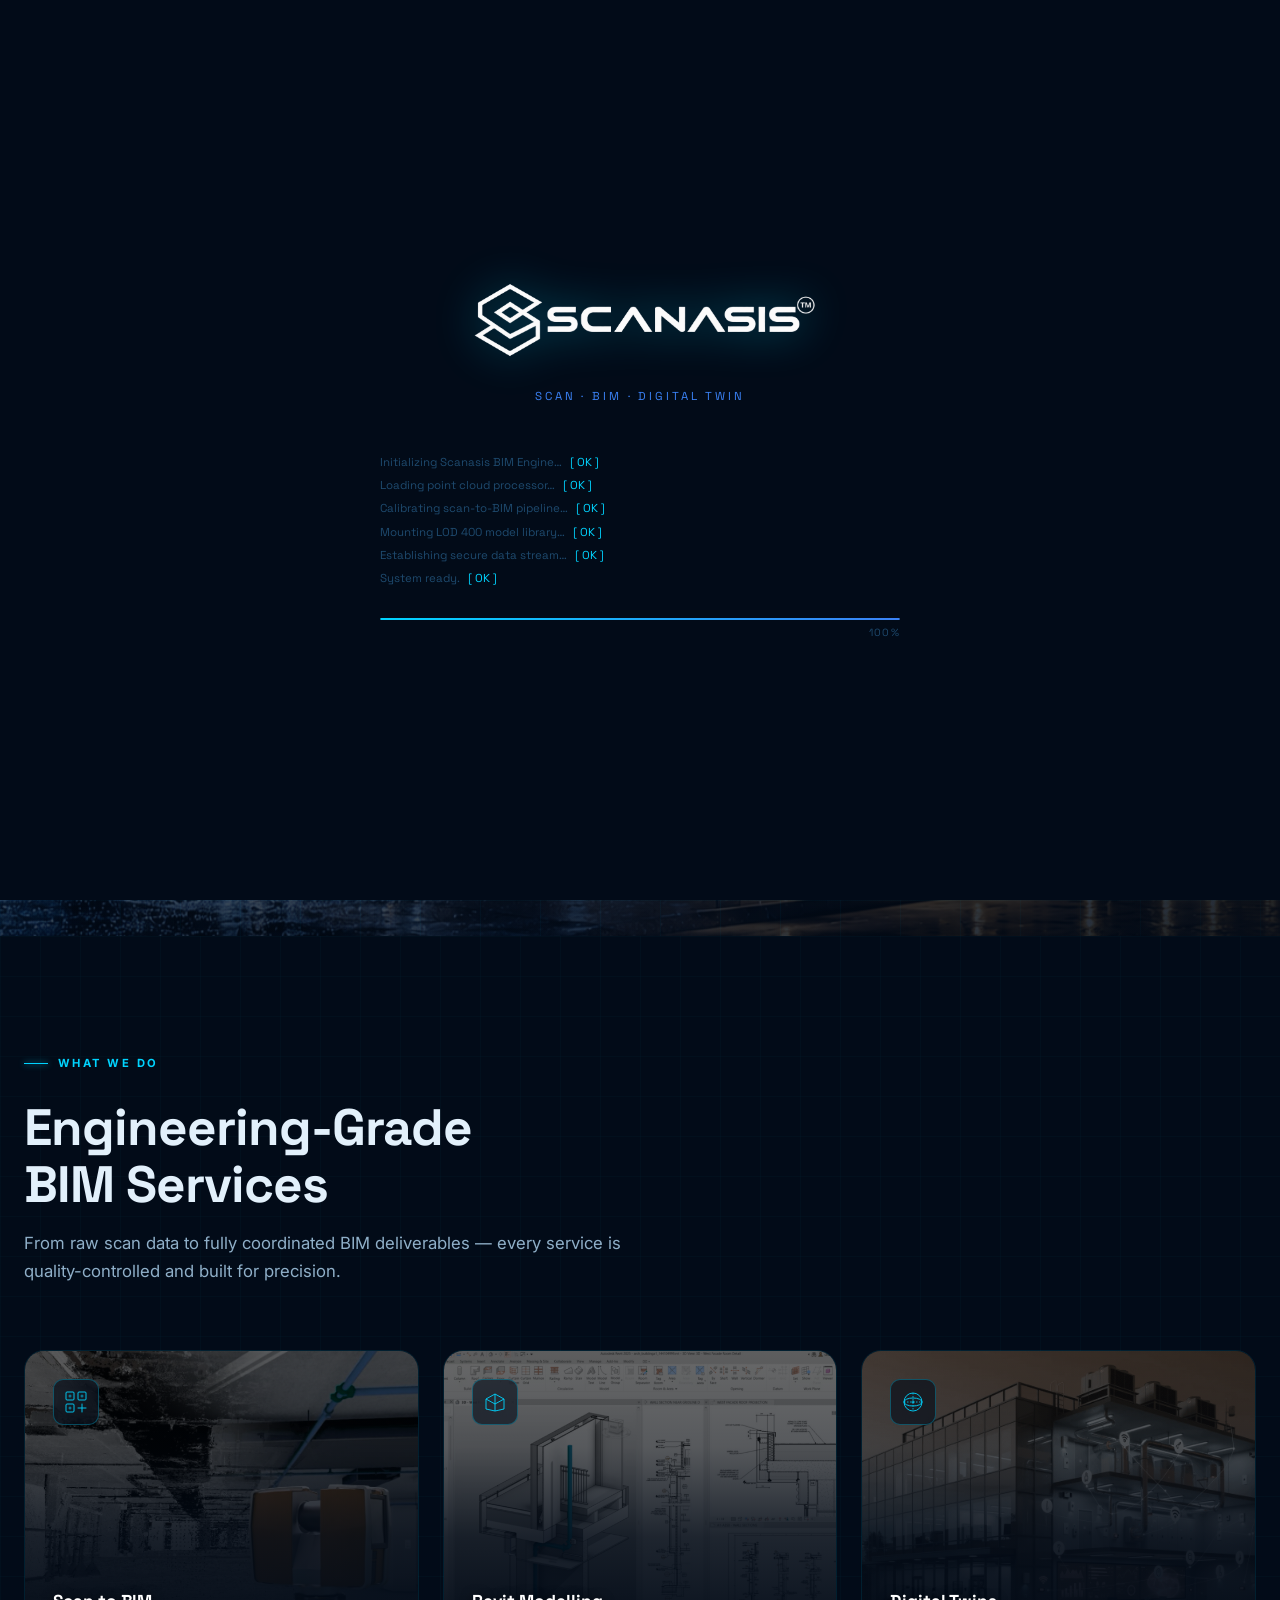
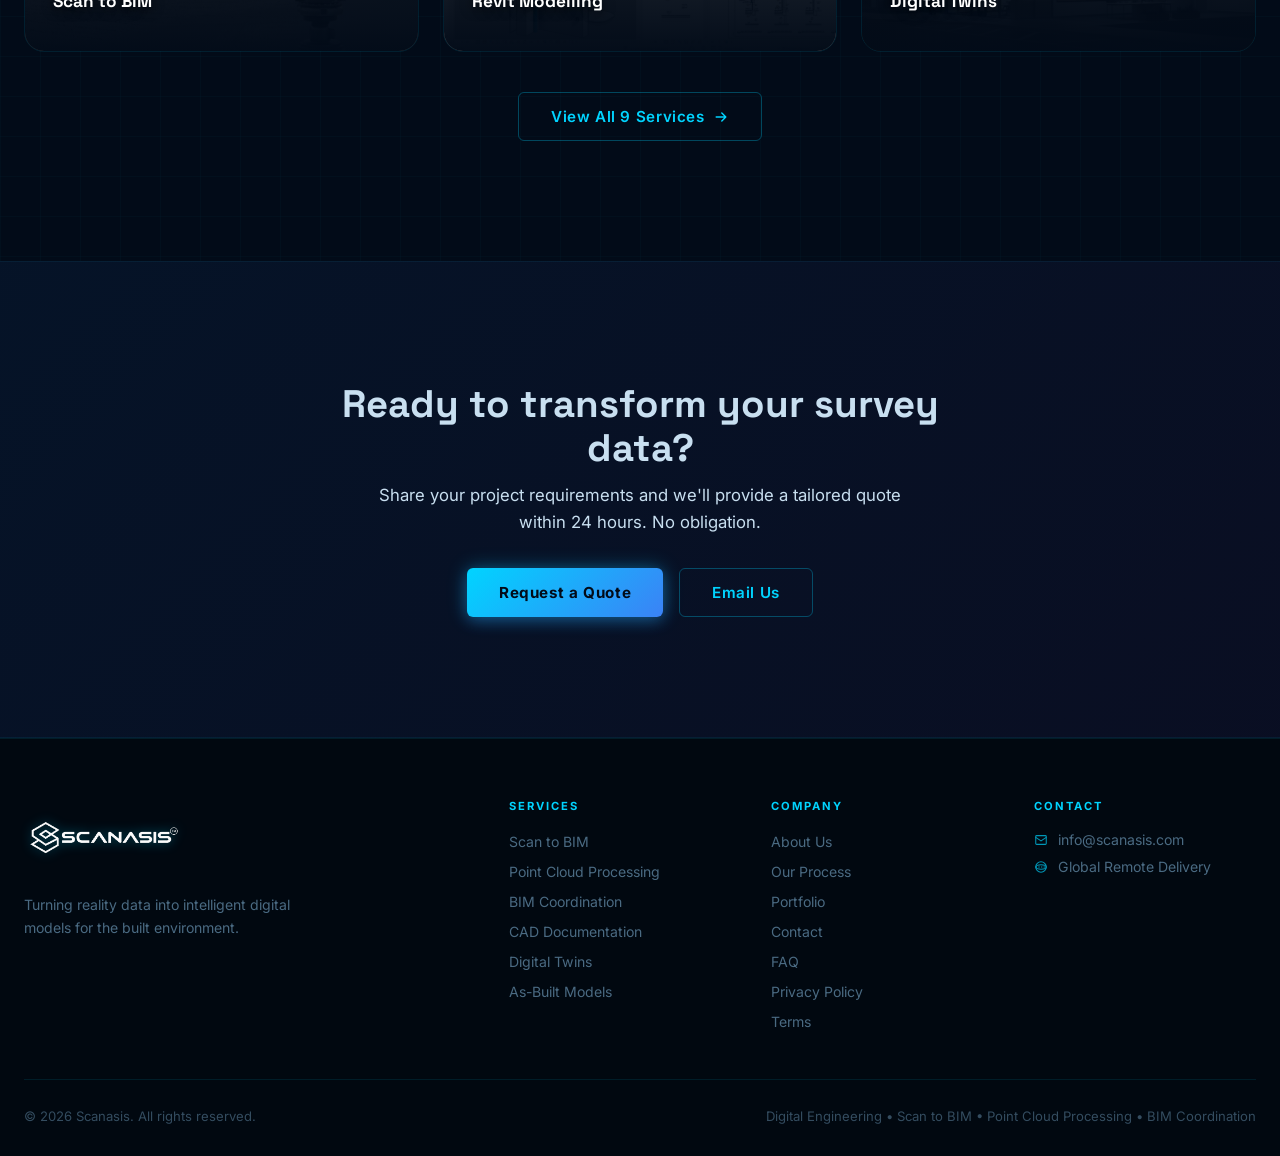
<file: index.html>
<!DOCTYPE html>
<html lang="en">
<head>
  <meta charset="UTF-8" />
  <meta name="viewport" content="width=device-width, initial-scale=1.0" />
  <title>Scanasis | Scan to BIM &amp; Point Cloud Processing Specialists</title>
  <meta name="description" content="Scanasis transforms point clouds, laser scans, and measured survey data into accurate BIM models, CAD documentation, digital twins, and engineering deliverables." />
  <meta name="keywords" content="Scan to BIM, Point Cloud Processing, Revit Modelling, As-Built Models, Measured Building Surveys, BIM Consulting, Digital Twins, BIM Coordination" />
  <meta name="author" content="Scanasis" />
  <meta name="robots" content="index, follow" />
  <meta property="og:title" content="Scanasis | Scan to BIM &amp; Point Cloud Processing" />
  <meta property="og:description" content="We transform point clouds, laser scans, and measured survey data into accurate BIM models, CAD documentation, digital twins, and engineering deliverables." />
  <meta property="og:image" content="assets/bim-hero.jpg" />
  <meta property="og:type" content="website" />
  <meta name="twitter:card" content="summary_large_image" />
  <link rel="preconnect" href="https://fonts.googleapis.com" />
  <link rel="preconnect" href="https://fonts.gstatic.com" crossorigin />
  <link href="https://fonts.googleapis.com/css2?family=Inter:wght@300;400;500;600;700;800;900&family=Space+Grotesk:wght@400;500;600;700&display=swap" rel="stylesheet" />
  <link rel="stylesheet" href="style.css" />
  <link rel="icon" href="data:image/svg+xml,<svg xmlns='http://www.w3.org/2000/svg' viewBox='0 0 32 32'><rect width='32' height='32' rx='6' fill='%230c1929'/><text y='22' x='4' font-size='18' fill='%233b82f6'>S</text></svg>" />
</head>
<body>

  <nav class="nav" id="nav" role="navigation" aria-label="Main navigation">
    <div class="nav-inner">
      <a href="index.html" class="nav-logo" aria-label="Scanasis Home">
        <img src="assets/scanasis-logo.png" alt="Scanasis Logo" class="nav-logo-img" />
      </a>
      <ul class="nav-links" role="list">
        <li><a href="index.html" class="nav-link" aria-current="page">Home</a></li>
        <li><a href="services.html" class="nav-link">Services</a></li>
        <li><a href="portfolio.html" class="nav-link">Portfolio</a></li>
        <li><a href="about.html" class="nav-link">About</a></li>
        <li><a href="contact.html" class="nav-link">Contact</a></li>
      </ul>
      <a href="contact.html" class="nav-cta btn btn-primary">Request a Quote</a>
      <button class="nav-toggle" id="navToggle" aria-label="Toggle navigation" aria-expanded="false">
        <span class="hamburger-line"></span>
        <span class="hamburger-line"></span>
        <span class="hamburger-line"></span>
      </button>
    </div>
    <div class="nav-mobile" id="navMobile" aria-hidden="true">
      <ul role="list">
        <li><a href="index.html" class="nav-mobile-link">Home</a></li>
        <li><a href="services.html" class="nav-mobile-link">Services</a></li>
        <li><a href="portfolio.html" class="nav-mobile-link">Portfolio</a></li>
        <li><a href="about.html" class="nav-mobile-link">About</a></li>
        <li><a href="contact.html" class="nav-mobile-link">Contact</a></li>
      </ul>
      <a href="contact.html" class="btn btn-primary nav-mobile-cta">Request a Quote</a>
    </div>
  </nav>

  <section id="home" class="hero" aria-label="Hero">
    <div class="hero-bg" role="img" aria-label="BIM point cloud visualization"></div>
    <div class="hero-overlay"></div>
    <div class="hero-grid" aria-hidden="true"></div>
    <div class="lidar-sweep" aria-hidden="true"></div>
    <canvas id="pc-canvas" aria-hidden="true"></canvas>

    <div class="hero-hud-chips" aria-hidden="true">
      <div class="hud-chip hud-chip-tl" style="--chip-del:0.7s">
        <div class="hud-chip-corner" aria-hidden="true"></div>
        <span class="hud-chip-val">±2mm</span>
        <span class="hud-chip-lbl">Accuracy</span>
      </div>
      <div class="hud-chip hud-chip-tr" style="--chip-del:1.0s">
        <div class="hud-chip-corner" aria-hidden="true"></div>
        <span class="hud-chip-val">ISO 19650</span>
        <span class="hud-chip-lbl">Compliant</span>
      </div>
      <div class="hud-chip hud-chip-bl" style="--chip-del:1.3s">
        <div class="hud-chip-corner" aria-hidden="true"></div>
        <span class="hud-chip-val">500+</span>
        <span class="hud-chip-lbl">Projects Delivered</span>
      </div>
      <div class="hud-chip hud-chip-br" style="--chip-del:1.6s">
        <div class="hud-chip-corner" aria-hidden="true"></div>
        <span class="hud-chip-val">40+</span>
        <span class="hud-chip-lbl">Countries Served</span>
      </div>
    </div>

    <div class="container hero-container">
      <div class="hero-badge reveal-fade" data-delay="0">
        <span class="badge-dot"></span>
        Trusted BIM Engineering Partner
      </div>
      <h1 class="hero-headline reveal-fade" data-delay="100">
        Turning Reality Data into<br />
        <span class="gradient-text">Intelligent Digital Models</span>
      </h1>
      <p class="hero-sub reveal-fade" data-delay="200">
        We transform point clouds, laser scans, and measured survey data into accurate BIM models,
        CAD documentation, digital twins, and engineering deliverables.
      </p>
      <div class="hero-ctas reveal-fade" data-delay="300">
        <a href="contact.html" class="btn btn-primary btn-lg">
          Request a Quote
          <svg class="btn-icon" viewBox="0 0 20 20" fill="none" xmlns="http://www.w3.org/2000/svg" aria-hidden="true">
            <path d="M4 10h12M11 5l5 5-5 5" stroke="currentColor" stroke-width="1.8" stroke-linecap="round" stroke-linejoin="round"/>
          </svg>
        </a>
        <a href="services.html" class="btn btn-ghost btn-lg">View Services</a>
      </div>
      <div class="hero-stats reveal-fade" data-delay="400">
        <div class="hero-stat">
          <span class="stat-number">500+</span>
          <span class="stat-label">Projects Delivered</span>
        </div>
        <div class="hero-stat-divider" aria-hidden="true"></div>
        <div class="hero-stat">
          <span class="stat-number">40+</span>
          <span class="stat-label">Countries Served</span>
        </div>
      </div>
    </div>
    <div class="scroll-indicator reveal-fade" data-delay="600" aria-label="Scroll down">
      <span class="scroll-line"></span>
    </div>
  </section>

  <section class="section services-section" aria-label="Featured Services">
    <div class="container">
      <div class="section-header reveal-up">
        <p class="section-tag">What We Do</p>
        <h2 class="section-title">Engineering-Grade<br />BIM Services</h2>
        <p class="section-desc">From raw scan data to fully coordinated BIM deliverables — every service is quality-controlled and built for precision.</p>
      </div>
      <div class="home-featured-grid">

        <article class="service-card reveal-card" data-delay="0" style="--tile-img:url('assets/svc-scan-bim.jpg')">
          <div class="tile-img-bg"></div>
          <div class="tile-overlay"></div>
          <div class="service-card-inner">
            <div class="service-tile-top">
              <div class="service-icon-wrap">
                <svg class="service-icon" viewBox="0 0 48 48" fill="none" xmlns="http://www.w3.org/2000/svg" aria-hidden="true">
                  <rect x="4" y="4" width="16" height="16" rx="2" stroke="currentColor" stroke-width="1.8"/>
                  <rect x="28" y="4" width="16" height="16" rx="2" stroke="currentColor" stroke-width="1.8"/>
                  <rect x="4" y="28" width="16" height="16" rx="2" stroke="currentColor" stroke-width="1.8"/>
                  <path d="M28 36h16M36 28v16" stroke="currentColor" stroke-width="1.8" stroke-linecap="round"/>
                  <circle cx="12" cy="12" r="3" fill="currentColor" opacity="0.5"/>
                  <circle cx="36" cy="12" r="3" fill="currentColor" opacity="0.5"/>
                  <circle cx="12" cy="36" r="3" fill="currentColor" opacity="0.5"/>
                </svg>
              </div>
            </div>
            <div class="service-tile-bottom">
              <h3 class="service-title">Scan to BIM</h3>
              <div class="service-tile-reveal">
                <p class="service-desc">Convert point cloud data from laser scanners into LOD-specified BIM models ready for design, construction, and facilities management.</p>
                <div class="service-tags"><span class="tag">LOD 200–400</span><span class="tag">Revit</span></div>
              </div>
            </div>
          </div>
        </article>

        <article class="service-card reveal-card" data-delay="80" style="--tile-img:url('assets/svc-revit.jpg')">
          <div class="tile-img-bg"></div>
          <div class="tile-overlay"></div>
          <div class="service-card-inner">
            <div class="service-tile-top">
              <div class="service-icon-wrap">
                <svg class="service-icon" viewBox="0 0 48 48" fill="none" xmlns="http://www.w3.org/2000/svg" aria-hidden="true">
                  <path d="M6 38V18L24 8l18 10v20L24 42 6 38z" stroke="currentColor" stroke-width="1.8" stroke-linejoin="round"/>
                  <path d="M24 8v34M6 18l18 10 18-10" stroke="currentColor" stroke-width="1.8" stroke-linejoin="round"/>
                </svg>
              </div>
            </div>
            <div class="service-tile-bottom">
              <h3 class="service-title">Revit Modelling</h3>
              <div class="service-tile-reveal">
                <p class="service-desc">Expert Autodesk Revit modelling for architectural, structural, and MEP systems with full parametric intelligence and schedule outputs.</p>
                <div class="service-tags"><span class="tag">Architectural</span><span class="tag">MEP</span></div>
              </div>
            </div>
          </div>
        </article>

        <article class="service-card reveal-card" data-delay="160" style="--tile-img:url('assets/svc-digital-twin.jpg')">
          <div class="tile-img-bg"></div>
          <div class="tile-overlay"></div>
          <div class="service-card-inner">
            <div class="service-tile-top">
              <div class="service-icon-wrap">
                <svg class="service-icon" viewBox="0 0 48 48" fill="none" xmlns="http://www.w3.org/2000/svg" aria-hidden="true">
                  <ellipse cx="24" cy="24" rx="18" ry="18" stroke="currentColor" stroke-width="1.8"/>
                  <ellipse cx="24" cy="24" rx="18" ry="8" stroke="currentColor" stroke-width="1.8"/>
                  <path d="M24 6v36M6 24h36" stroke="currentColor" stroke-width="1.5" stroke-dasharray="3 3"/>
                  <circle cx="24" cy="24" r="3" fill="currentColor" opacity="0.6"/>
                </svg>
              </div>
            </div>
            <div class="service-tile-bottom">
              <h3 class="service-title">Digital Twins</h3>
              <div class="service-tile-reveal">
                <p class="service-desc">Intelligent digital replicas of physical assets that integrate live data, enabling facility monitoring, predictive maintenance, and lifecycle management.</p>
                <div class="service-tags"><span class="tag">IoT Ready</span><span class="tag">GIS</span></div>
              </div>
            </div>
          </div>
        </article>

      </div>
      <div class="home-services-cta-wrap reveal-up" data-delay="200">
        <a href="services.html" class="btn btn-ghost btn-lg">
          View All 9 Services
          <svg class="btn-icon" viewBox="0 0 20 20" fill="none" xmlns="http://www.w3.org/2000/svg" aria-hidden="true">
            <path d="M4 10h12M11 5l5 5-5 5" stroke="currentColor" stroke-width="1.8" stroke-linecap="round" stroke-linejoin="round"/>
          </svg>
        </a>
      </div>
    </div>
  </section>

  <section class="section cta-section" aria-label="Get in Touch">
    <div class="container">
      <div class="cta-content reveal-up">
        <h2 class="cta-headline">Ready to transform your survey data?</h2>
        <p class="cta-sub">Share your project requirements and we'll provide a tailored quote within 24 hours. No obligation.</p>
        <div class="cta-actions">
          <a href="contact.html" class="btn btn-primary btn-lg">Request a Quote</a>
          <a href="mailto:info@scanasis.com" class="btn btn-ghost btn-lg">Email Us</a>
        </div>
      </div>
    </div>
  </section>

  <footer class="footer" role="contentinfo">
    <div class="container footer-container">
      <div class="footer-top">
        <div class="footer-brand">
          <a href="index.html" class="footer-logo" aria-label="Scanasis Home">
            <img src="assets/scanasis-logo.png" alt="Scanasis" class="footer-logo-img" loading="lazy" />
          </a>
          <p class="footer-tagline">Turning reality data into intelligent digital models for the built environment.</p>
        </div>
        <div class="footer-col">
          <h4 class="footer-col-title">Services</h4>
          <ul class="footer-links" role="list">
            <li><a href="services.html" class="footer-link">Scan to BIM</a></li>
            <li><a href="services.html" class="footer-link">Point Cloud Processing</a></li>
            <li><a href="services.html" class="footer-link">BIM Coordination</a></li>
            <li><a href="services.html" class="footer-link">CAD Documentation</a></li>
            <li><a href="services.html" class="footer-link">Digital Twins</a></li>
            <li><a href="services.html" class="footer-link">As-Built Models</a></li>
          </ul>
        </div>
        <div class="footer-col">
          <h4 class="footer-col-title">Company</h4>
          <ul class="footer-links" role="list">
            <li><a href="about.html" class="footer-link">About Us</a></li>
            <li><a href="services.html" class="footer-link">Our Process</a></li>
            <li><a href="portfolio.html" class="footer-link">Portfolio</a></li>
            <li><a href="contact.html" class="footer-link">Contact</a></li>
            <li><a href="faq.html" class="footer-link">FAQ</a></li>
            <li><a href="privacy.html" class="footer-link">Privacy Policy</a></li>
            <li><a href="terms.html" class="footer-link">Terms</a></li>
          </ul>
        </div>
        <div class="footer-col">
          <h4 class="footer-col-title">Contact</h4>
          <ul class="footer-links footer-contact-list" role="list">
            <li>
              <svg viewBox="0 0 16 16" fill="none" xmlns="http://www.w3.org/2000/svg" aria-hidden="true">
                <path d="M2 4a1 1 0 011-1h10a1 1 0 011 1v8a1 1 0 01-1 1H3a1 1 0 01-1-1V4z" stroke="currentColor" stroke-width="1.2"/>
                <path d="M2 5l6 4 6-4" stroke="currentColor" stroke-width="1.2" stroke-linecap="round"/>
              </svg>
              <a href="mailto:info@scanasis.com" class="footer-link">info@scanasis.com</a>
            </li>
            <li>
              <svg viewBox="0 0 16 16" fill="none" xmlns="http://www.w3.org/2000/svg" aria-hidden="true">
                <circle cx="8" cy="8" r="6" stroke="currentColor" stroke-width="1.2"/>
                <ellipse cx="8" cy="8" rx="6" ry="2.5" stroke="currentColor" stroke-width="1.2"/>
                <path d="M2 8h12" stroke="currentColor" stroke-width="1.2" stroke-dasharray="1.5 1.5"/>
              </svg>
              Global Remote Delivery
            </li>
          </ul>
        </div>
      </div>
      <div class="footer-bottom">
        <p class="footer-copy">&copy; <span id="year"></span> Scanasis. All rights reserved.</p>
        <p class="footer-legal">Digital Engineering &bull; Scan to BIM &bull; Point Cloud Processing &bull; BIM Coordination</p>
      </div>
    </div>
  </footer>

  <script src="script.js"></script>
</body>
</html>
</file>
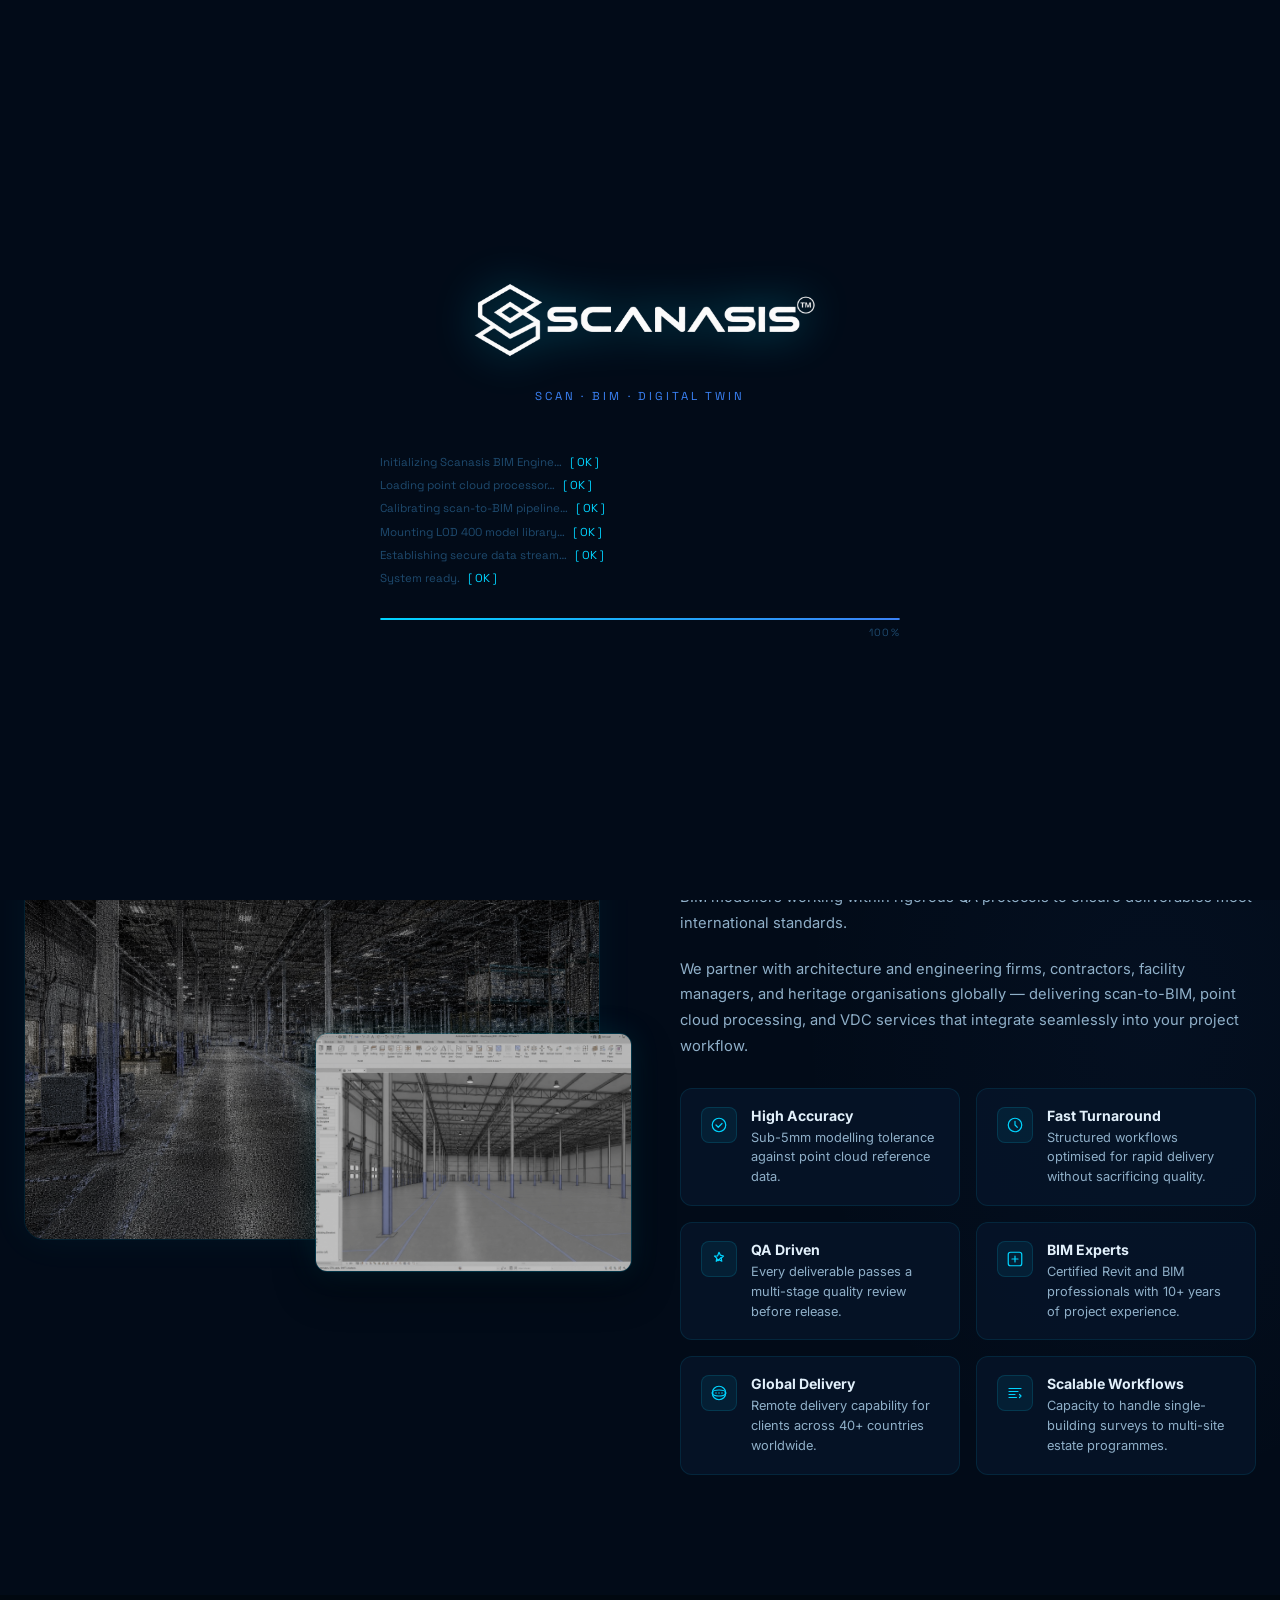
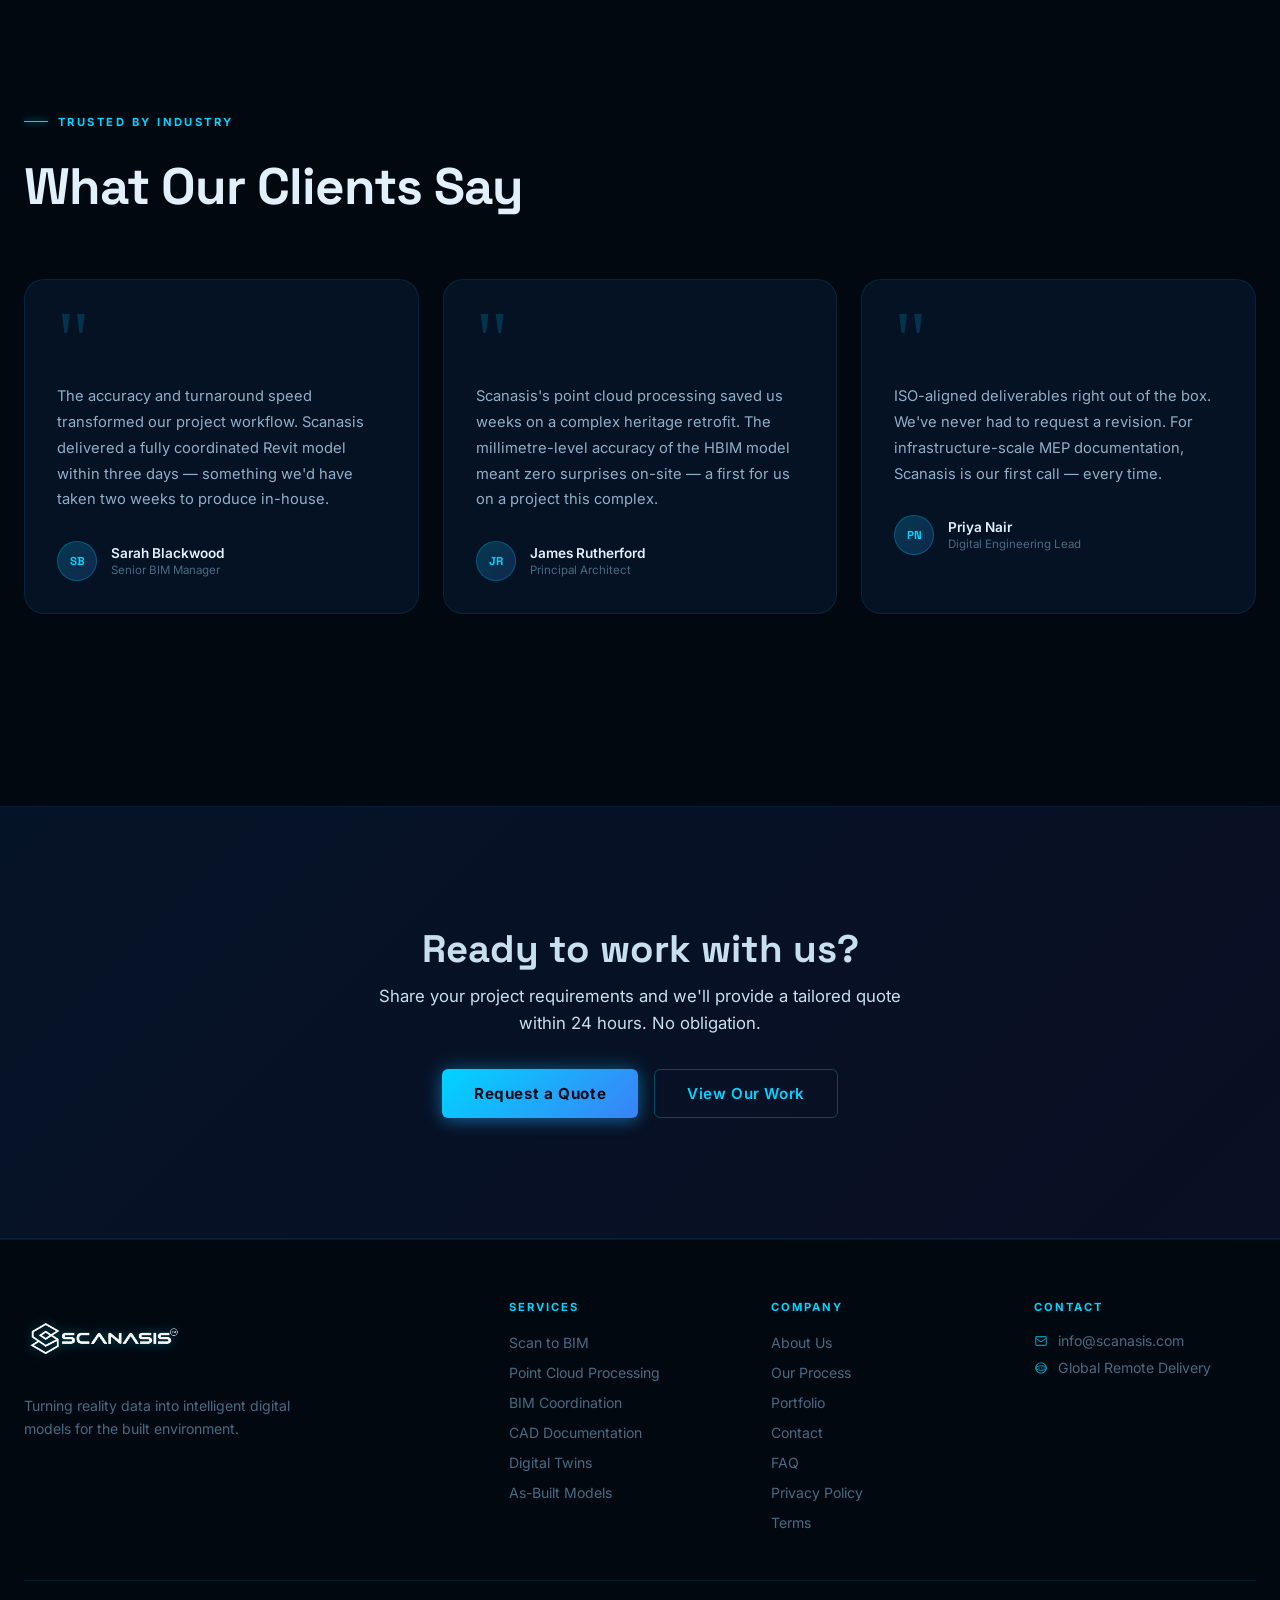
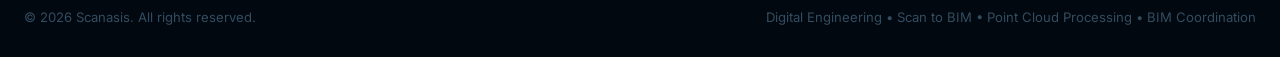
<file: about.html>
<!DOCTYPE html>
<html lang="en">
<head>
  <meta charset="UTF-8" />
  <meta name="viewport" content="width=device-width, initial-scale=1.0" />
  <title>Scanasis | About Us</title>
  <meta name="description" content="Learn about Scanasis — specialists in converting real-world conditions into intelligent digital models using structured BIM workflows and quality-controlled delivery." />
  <meta name="author" content="Scanasis" />
  <meta name="robots" content="index, follow" />
  <link rel="preconnect" href="https://fonts.googleapis.com" />
  <link rel="preconnect" href="https://fonts.gstatic.com" crossorigin />
  <link href="https://fonts.googleapis.com/css2?family=Inter:wght@300;400;500;600;700;800;900&family=Space+Grotesk:wght@400;500;600;700&display=swap" rel="stylesheet" />
  <link rel="stylesheet" href="style.css" />
  <link rel="icon" href="data:image/svg+xml,<svg xmlns='http://www.w3.org/2000/svg' viewBox='0 0 32 32'><rect width='32' height='32' rx='6' fill='%230c1929'/><text y='22' x='4' font-size='18' fill='%233b82f6'>S</text></svg>" />
</head>
<body>

  <nav class="nav" id="nav" role="navigation" aria-label="Main navigation">
    <div class="nav-inner">
      <a href="index.html" class="nav-logo" aria-label="Scanasis Home">
        <img src="assets/scanasis-logo.png" alt="Scanasis Logo" class="nav-logo-img" />
      </a>
      <ul class="nav-links" role="list">
        <li><a href="index.html" class="nav-link">Home</a></li>
        <li><a href="services.html" class="nav-link">Services</a></li>
        <li><a href="portfolio.html" class="nav-link">Portfolio</a></li>
        <li><a href="about.html" class="nav-link" aria-current="page">About</a></li>
        <li><a href="contact.html" class="nav-link">Contact</a></li>
      </ul>
      <a href="contact.html" class="nav-cta btn btn-primary">Request a Quote</a>
      <button class="nav-toggle" id="navToggle" aria-label="Toggle navigation" aria-expanded="false">
        <span class="hamburger-line"></span>
        <span class="hamburger-line"></span>
        <span class="hamburger-line"></span>
      </button>
    </div>
    <div class="nav-mobile" id="navMobile" aria-hidden="true">
      <ul role="list">
        <li><a href="index.html" class="nav-mobile-link">Home</a></li>
        <li><a href="services.html" class="nav-mobile-link">Services</a></li>
        <li><a href="portfolio.html" class="nav-mobile-link">Portfolio</a></li>
        <li><a href="about.html" class="nav-mobile-link">About</a></li>
        <li><a href="contact.html" class="nav-mobile-link">Contact</a></li>
      </ul>
      <a href="contact.html" class="btn btn-primary nav-mobile-cta">Request a Quote</a>
    </div>
  </nav>

  <section class="page-hero" aria-label="About page hero">
    <div class="container">
      <nav class="page-breadcrumb" aria-label="Breadcrumb">
        <a href="index.html">Home</a>
        <span class="page-breadcrumb-sep" aria-hidden="true">›</span>
        <span>About</span>
      </nav>
      <p class="page-hero-tag">Who We Are</p>
      <h1 class="page-hero-title">Specialists in Converting Reality into Intelligent Data</h1>
      <p class="page-hero-desc">Founded by digital engineering professionals committed to accuracy, quality, and precision BIM delivery at every scale.</p>
    </div>
  </section>

  <section id="about" class="section about-section" aria-label="About Scanasis">
    <div class="container about-container">
      <div class="about-visual reveal-left">
        <div class="about-img-primary-wrap">
          <img src="assets/bim-model.jpg" alt="BIM model created by Scanasis" class="about-img-primary" loading="lazy" />
        </div>
        <div class="about-img-secondary-wrap">
          <img src="assets/point-cloud.jpg" alt="Point cloud processing" class="about-img-secondary" loading="lazy" />
        </div>
        <div class="about-stat-badge">
          <span class="about-stat-num">ISO</span>
          <span class="about-stat-txt">19650 Aligned</span>
        </div>
      </div>

      <div class="about-content reveal-right">
        <p class="section-tag">Our Story</p>
        <h2 class="section-title about-title">Built on Precision, Driven by Quality</h2>
        <p class="about-lead">
          Scanasis specialises in converting real-world conditions into intelligent digital models using structured BIM workflows and quality-controlled delivery — from measured building surveys to full digital twin creation.
        </p>
        <p class="about-body">
          Founded by digital engineering professionals, we combine deep technical expertise with a relentless focus on accuracy. Every project is handled by trained BIM modellers working within rigorous QA protocols to ensure deliverables meet international standards.
        </p>
        <p class="about-body">
          We partner with architecture and engineering firms, contractors, facility managers, and heritage organisations globally — delivering scan-to-BIM, point cloud processing, and VDC services that integrate seamlessly into your project workflow.
        </p>

        <div class="why-grid">

          <div class="why-card reveal-card" data-delay="0">
            <div class="why-icon" aria-hidden="true">
              <svg viewBox="0 0 24 24" fill="none" xmlns="http://www.w3.org/2000/svg">
                <circle cx="12" cy="12" r="9" stroke="currentColor" stroke-width="1.6"/>
                <path d="M8 12l3 3 5-5" stroke="currentColor" stroke-width="1.6" stroke-linecap="round" stroke-linejoin="round"/>
              </svg>
            </div>
            <div>
              <h4 class="why-title">High Accuracy</h4>
              <p class="why-desc">Sub-5mm modelling tolerance against point cloud reference data.</p>
            </div>
          </div>

          <div class="why-card reveal-card" data-delay="60">
            <div class="why-icon" aria-hidden="true">
              <svg viewBox="0 0 24 24" fill="none" xmlns="http://www.w3.org/2000/svg">
                <circle cx="12" cy="12" r="9" stroke="currentColor" stroke-width="1.6"/>
                <path d="M12 7v5l3 3" stroke="currentColor" stroke-width="1.6" stroke-linecap="round"/>
              </svg>
            </div>
            <div>
              <h4 class="why-title">Fast Turnaround</h4>
              <p class="why-desc">Structured workflows optimised for rapid delivery without sacrificing quality.</p>
            </div>
          </div>

          <div class="why-card reveal-card" data-delay="120">
            <div class="why-icon" aria-hidden="true">
              <svg viewBox="0 0 24 24" fill="none" xmlns="http://www.w3.org/2000/svg">
                <path d="M9 12l2 2 4-4" stroke="currentColor" stroke-width="1.6" stroke-linecap="round" stroke-linejoin="round"/>
                <path d="M12 3l1.9 3.9L18 8l-3 2.9.7 4.1L12 13l-3.7 2 .7-4.1L6 8l4.1-.1L12 3z" stroke="currentColor" stroke-width="1.6" stroke-linejoin="round"/>
              </svg>
            </div>
            <div>
              <h4 class="why-title">QA Driven</h4>
              <p class="why-desc">Every deliverable passes a multi-stage quality review before release.</p>
            </div>
          </div>

          <div class="why-card reveal-card" data-delay="0">
            <div class="why-icon" aria-hidden="true">
              <svg viewBox="0 0 24 24" fill="none" xmlns="http://www.w3.org/2000/svg">
                <rect x="3" y="3" width="18" height="18" rx="3" stroke="currentColor" stroke-width="1.6"/>
                <path d="M8 12h8M12 8v8" stroke="currentColor" stroke-width="1.6" stroke-linecap="round"/>
              </svg>
            </div>
            <div>
              <h4 class="why-title">BIM Experts</h4>
              <p class="why-desc">Certified Revit and BIM professionals with 10+ years of project experience.</p>
            </div>
          </div>

          <div class="why-card reveal-card" data-delay="60">
            <div class="why-icon" aria-hidden="true">
              <svg viewBox="0 0 24 24" fill="none" xmlns="http://www.w3.org/2000/svg">
                <circle cx="12" cy="12" r="9" stroke="currentColor" stroke-width="1.6"/>
                <ellipse cx="12" cy="12" rx="9" ry="4" stroke="currentColor" stroke-width="1.6"/>
                <path d="M3 12h18" stroke="currentColor" stroke-width="1.6" stroke-dasharray="2 2"/>
              </svg>
            </div>
            <div>
              <h4 class="why-title">Global Delivery</h4>
              <p class="why-desc">Remote delivery capability for clients across 40+ countries worldwide.</p>
            </div>
          </div>

          <div class="why-card reveal-card" data-delay="120">
            <div class="why-icon" aria-hidden="true">
              <svg viewBox="0 0 24 24" fill="none" xmlns="http://www.w3.org/2000/svg">
                <path d="M4 6h16M4 10h12M4 14h8M4 18h10" stroke="currentColor" stroke-width="1.6" stroke-linecap="round"/>
                <path d="M18 14l2 2-2 2" stroke="currentColor" stroke-width="1.6" stroke-linecap="round" stroke-linejoin="round"/>
              </svg>
            </div>
            <div>
              <h4 class="why-title">Scalable Workflows</h4>
              <p class="why-desc">Capacity to handle single-building surveys to multi-site estate programmes.</p>
            </div>
          </div>

        </div>
      </div>
    </div>
  </section>

  <section class="section testimonials-section" aria-label="Client Testimonials">
    <div class="container">
      <div class="section-header reveal-up">
        <p class="section-tag">Trusted by Industry</p>
        <h2 class="section-title">What Our Clients Say</h2>
      </div>

      <div class="testimonials-wrap reveal-up" data-delay="80">
        <div class="testimonials-track" id="testimonialsTrack">

          <div class="tcard">
            <div class="tcard-quote" aria-hidden="true">"</div>
            <p class="tcard-text">The accuracy and turnaround speed transformed our project workflow. Scanasis delivered a fully coordinated Revit model within three days — something we'd have taken two weeks to produce in-house.</p>
            <div class="tcard-author">
              <div class="tcard-avatar">SB</div>
              <div>
                <p class="tcard-name">Sarah Blackwood</p>
                <p class="tcard-role">Senior BIM Manager</p>
              </div>
            </div>
          </div>

          <div class="tcard">
            <div class="tcard-quote" aria-hidden="true">"</div>
            <p class="tcard-text">Scanasis's point cloud processing saved us weeks on a complex heritage retrofit. The millimetre-level accuracy of the HBIM model meant zero surprises on-site — a first for us on a project this complex.</p>
            <div class="tcard-author">
              <div class="tcard-avatar">JR</div>
              <div>
                <p class="tcard-name">James Rutherford</p>
                <p class="tcard-role">Principal Architect</p>
              </div>
            </div>
          </div>

          <div class="tcard">
            <div class="tcard-quote" aria-hidden="true">"</div>
            <p class="tcard-text">ISO-aligned deliverables right out of the box. We've never had to request a revision. For infrastructure-scale MEP documentation, Scanasis is our first call — every time.</p>
            <div class="tcard-author">
              <div class="tcard-avatar">PN</div>
              <div>
                <p class="tcard-name">Priya Nair</p>
                <p class="tcard-role">Digital Engineering Lead</p>
              </div>
            </div>
          </div>

        </div>

        <div class="testimonials-nav" role="group" aria-label="Testimonial navigation">
          <button class="tcard-prev" id="tcardPrev" aria-label="Previous testimonial">
            <svg viewBox="0 0 24 24" fill="none" xmlns="http://www.w3.org/2000/svg" aria-hidden="true"><path d="M15 18l-6-6 6-6" stroke="currentColor" stroke-width="1.8" stroke-linecap="round"/></svg>
          </button>
          <div class="testimonials-dots">
            <button class="tdot active" data-i="0" aria-label="Testimonial 1"></button>
            <button class="tdot" data-i="1" aria-label="Testimonial 2"></button>
            <button class="tdot" data-i="2" aria-label="Testimonial 3"></button>
          </div>
          <button class="tcard-next" id="tcardNext" aria-label="Next testimonial">
            <svg viewBox="0 0 24 24" fill="none" xmlns="http://www.w3.org/2000/svg" aria-hidden="true"><path d="M9 18l6-6-6-6" stroke="currentColor" stroke-width="1.8" stroke-linecap="round"/></svg>
          </button>
        </div>
      </div>
    </div>
  </section>

  <section class="section cta-section" aria-label="Get in Touch">
    <div class="container">
      <div class="cta-content reveal-up">
        <h2 class="cta-headline">Ready to work with us?</h2>
        <p class="cta-sub">Share your project requirements and we'll provide a tailored quote within 24 hours. No obligation.</p>
        <div class="cta-actions">
          <a href="contact.html" class="btn btn-primary btn-lg">Request a Quote</a>
          <a href="portfolio.html" class="btn btn-ghost btn-lg">View Our Work</a>
        </div>
      </div>
    </div>
  </section>

  <footer class="footer" role="contentinfo">
    <div class="container footer-container">
      <div class="footer-top">
        <div class="footer-brand">
          <a href="index.html" class="footer-logo" aria-label="Scanasis Home">
            <img src="assets/scanasis-logo.png" alt="Scanasis" class="footer-logo-img" loading="lazy" />
          </a>
          <p class="footer-tagline">Turning reality data into intelligent digital models for the built environment.</p>
        </div>
        <div class="footer-col">
          <h4 class="footer-col-title">Services</h4>
          <ul class="footer-links" role="list">
            <li><a href="services.html" class="footer-link">Scan to BIM</a></li>
            <li><a href="services.html" class="footer-link">Point Cloud Processing</a></li>
            <li><a href="services.html" class="footer-link">BIM Coordination</a></li>
            <li><a href="services.html" class="footer-link">CAD Documentation</a></li>
            <li><a href="services.html" class="footer-link">Digital Twins</a></li>
            <li><a href="services.html" class="footer-link">As-Built Models</a></li>
          </ul>
        </div>
        <div class="footer-col">
          <h4 class="footer-col-title">Company</h4>
          <ul class="footer-links" role="list">
            <li><a href="about.html" class="footer-link">About Us</a></li>
            <li><a href="services.html" class="footer-link">Our Process</a></li>
            <li><a href="portfolio.html" class="footer-link">Portfolio</a></li>
            <li><a href="contact.html" class="footer-link">Contact</a></li>
            <li><a href="faq.html" class="footer-link">FAQ</a></li>
            <li><a href="privacy.html" class="footer-link">Privacy Policy</a></li>
            <li><a href="terms.html" class="footer-link">Terms</a></li>
          </ul>
        </div>
        <div class="footer-col">
          <h4 class="footer-col-title">Contact</h4>
          <ul class="footer-links footer-contact-list" role="list">
            <li>
              <svg viewBox="0 0 16 16" fill="none" xmlns="http://www.w3.org/2000/svg" aria-hidden="true">
                <path d="M2 4a1 1 0 011-1h10a1 1 0 011 1v8a1 1 0 01-1 1H3a1 1 0 01-1-1V4z" stroke="currentColor" stroke-width="1.2"/>
                <path d="M2 5l6 4 6-4" stroke="currentColor" stroke-width="1.2" stroke-linecap="round"/>
              </svg>
              <a href="mailto:info@scanasis.com" class="footer-link">info@scanasis.com</a>
            </li>
            <li>
              <svg viewBox="0 0 16 16" fill="none" xmlns="http://www.w3.org/2000/svg" aria-hidden="true">
                <circle cx="8" cy="8" r="6" stroke="currentColor" stroke-width="1.2"/>
                <ellipse cx="8" cy="8" rx="6" ry="2.5" stroke="currentColor" stroke-width="1.2"/>
                <path d="M2 8h12" stroke="currentColor" stroke-width="1.2" stroke-dasharray="1.5 1.5"/>
              </svg>
              Global Remote Delivery
            </li>
          </ul>
        </div>
      </div>
      <div class="footer-bottom">
        <p class="footer-copy">&copy; <span id="year"></span> Scanasis. All rights reserved.</p>
        <p class="footer-legal">Digital Engineering &bull; Scan to BIM &bull; Point Cloud Processing &bull; BIM Coordination</p>
      </div>
    </div>
  </footer>

  <script src="script.js"></script>
</body>
</html>
</file>
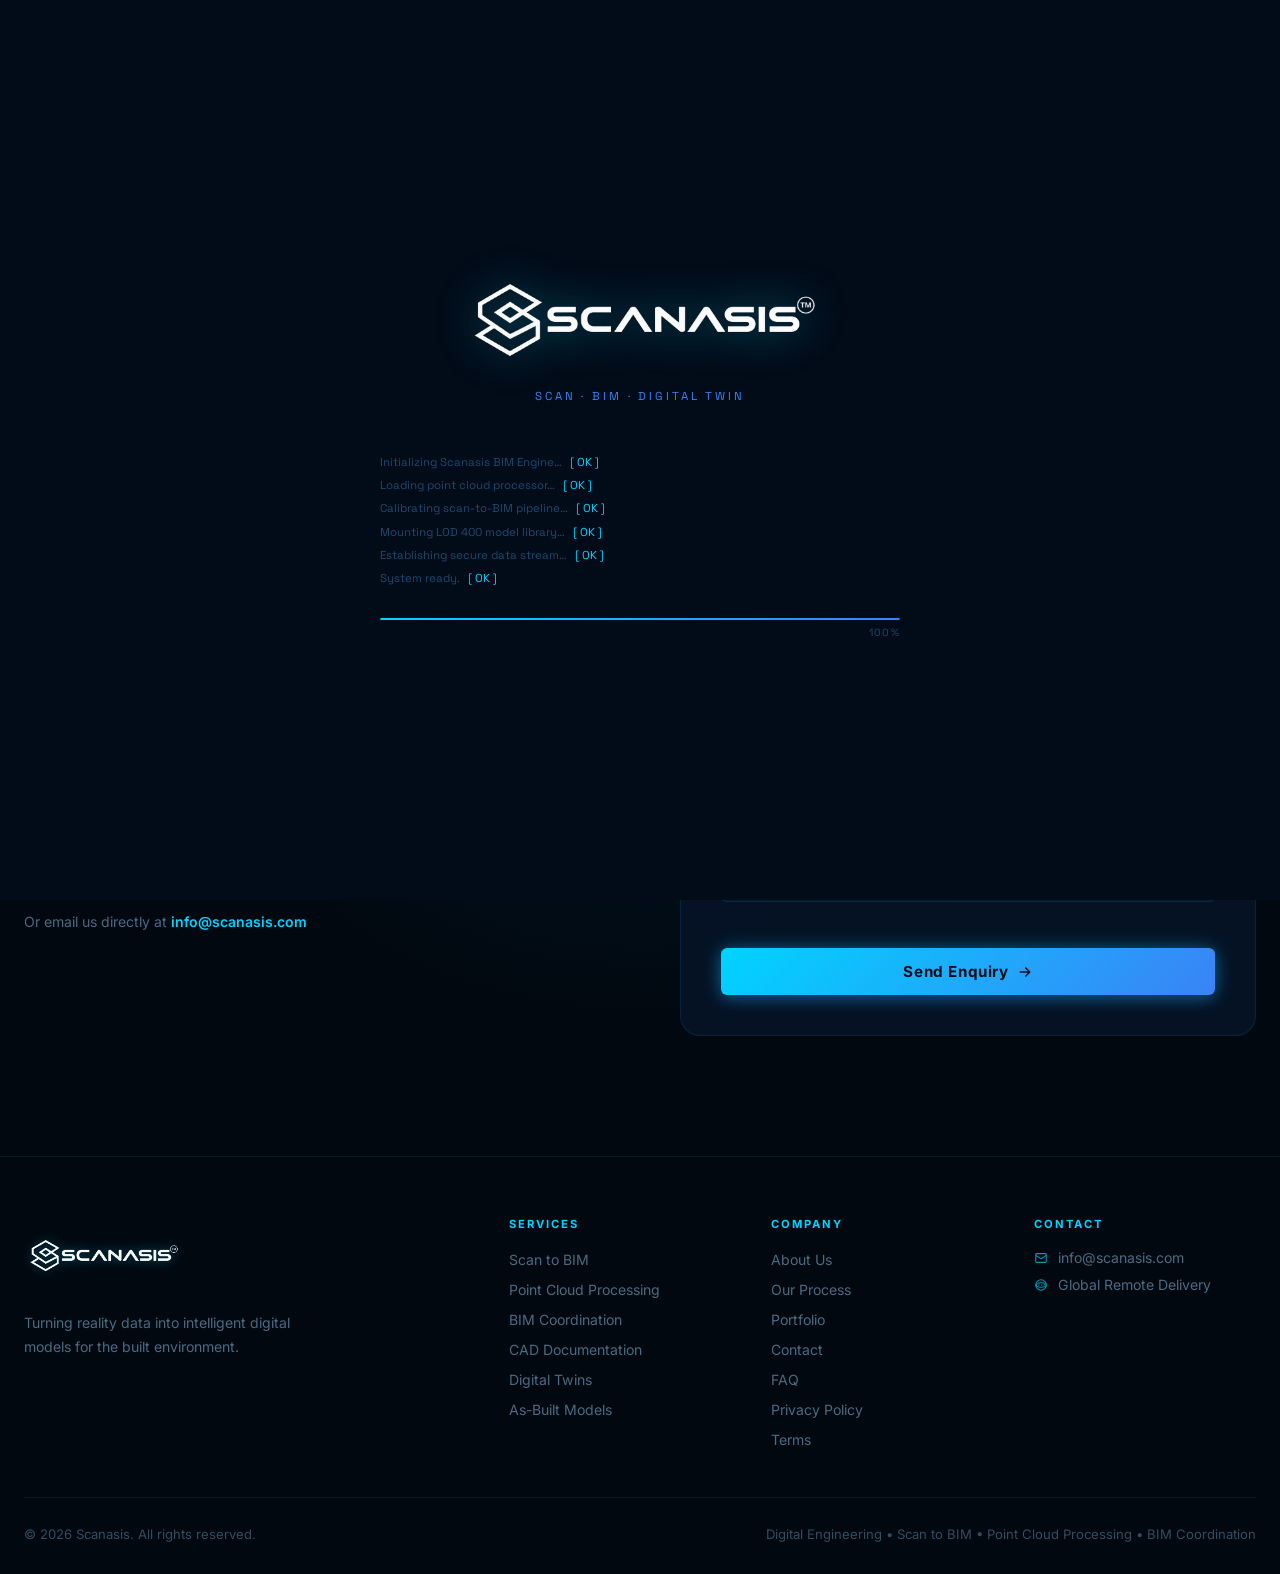
<file: contact.html>
<!DOCTYPE html>
<html lang="en">
<head>
  <meta charset="UTF-8" />
  <meta name="viewport" content="width=device-width, initial-scale=1.0" />
  <title>Scanasis | Contact &amp; Request a Quote</title>
  <meta name="description" content="Get in touch with Scanasis to discuss your scan-to-BIM project. We respond within 24 hours with a tailored quote." />
  <meta name="author" content="Scanasis" />
  <meta name="robots" content="index, follow" />
  <link rel="preconnect" href="https://fonts.googleapis.com" />
  <link rel="preconnect" href="https://fonts.gstatic.com" crossorigin />
  <link href="https://fonts.googleapis.com/css2?family=Inter:wght@300;400;500;600;700;800;900&family=Space+Grotesk:wght@400;500;600;700&display=swap" rel="stylesheet" />
  <link rel="stylesheet" href="style.css" />
  <link rel="icon" href="data:image/svg+xml,<svg xmlns='http://www.w3.org/2000/svg' viewBox='0 0 32 32'><rect width='32' height='32' rx='6' fill='%230c1929'/><text y='22' x='4' font-size='18' fill='%233b82f6'>S</text></svg>" />
</head>
<body>

  <nav class="nav" id="nav" role="navigation" aria-label="Main navigation">
    <div class="nav-inner">
      <a href="index.html" class="nav-logo" aria-label="Scanasis Home">
        <img src="assets/scanasis-logo.png" alt="Scanasis Logo" class="nav-logo-img" />
      </a>
      <ul class="nav-links" role="list">
        <li><a href="index.html" class="nav-link">Home</a></li>
        <li><a href="services.html" class="nav-link">Services</a></li>
        <li><a href="portfolio.html" class="nav-link">Portfolio</a></li>
        <li><a href="about.html" class="nav-link">About</a></li>
        <li><a href="contact.html" class="nav-link" aria-current="page">Contact</a></li>
      </ul>
      <a href="contact.html" class="nav-cta btn btn-primary">Request a Quote</a>
      <button class="nav-toggle" id="navToggle" aria-label="Toggle navigation" aria-expanded="false">
        <span class="hamburger-line"></span>
        <span class="hamburger-line"></span>
        <span class="hamburger-line"></span>
      </button>
    </div>
    <div class="nav-mobile" id="navMobile" aria-hidden="true">
      <ul role="list">
        <li><a href="index.html" class="nav-mobile-link">Home</a></li>
        <li><a href="services.html" class="nav-mobile-link">Services</a></li>
        <li><a href="portfolio.html" class="nav-mobile-link">Portfolio</a></li>
        <li><a href="about.html" class="nav-mobile-link">About</a></li>
        <li><a href="contact.html" class="nav-mobile-link">Contact</a></li>
      </ul>
      <a href="contact.html" class="btn btn-primary nav-mobile-cta">Request a Quote</a>
    </div>
  </nav>

  <section class="page-hero" aria-label="Contact page hero">
    <div class="container">
      <nav class="page-breadcrumb" aria-label="Breadcrumb">
        <a href="index.html">Home</a>
        <span class="page-breadcrumb-sep" aria-hidden="true">›</span>
        <span>Contact</span>
      </nav>
      <p class="page-hero-tag">Get in Touch</p>
      <h1 class="page-hero-title">Request a Quote</h1>
      <p class="page-hero-desc">Share your project requirements and we'll respond within 24 hours with a tailored quote. No obligation.</p>
    </div>
  </section>

  <section id="contact" class="section contact-section" aria-label="Contact Scanasis">
    <div class="contact-bg-glow" aria-hidden="true"></div>
    <div class="container contact-container">

      <div class="contact-copy reveal-left">
        <p class="section-tag section-tag-light">What to Expect</p>
        <h2 class="contact-headline">
          Ready to transform your survey data into accurate BIM models?
        </h2>
        <p class="contact-sub">
          Share your project requirements and we'll provide a tailored quote within 24 hours. No obligation.
        </p>

        <div class="contact-trust">
          <div class="trust-badge">
            <svg viewBox="0 0 16 16" fill="none" xmlns="http://www.w3.org/2000/svg" aria-hidden="true">
              <path d="M8 1l1.9 3.9L14 6l-3 2.9.7 4.1L8 11l-3.7 2 .7-4.1L2 6l4.1-.1L8 1z" stroke="currentColor" stroke-width="1.2" stroke-linejoin="round"/>
            </svg>
            ISO 19650 Aligned
          </div>
          <div class="trust-badge">
            <svg viewBox="0 0 16 16" fill="none" xmlns="http://www.w3.org/2000/svg" aria-hidden="true">
              <circle cx="8" cy="8" r="6" stroke="currentColor" stroke-width="1.2"/>
              <path d="M5 8l2 2 4-4" stroke="currentColor" stroke-width="1.2" stroke-linecap="round" stroke-linejoin="round"/>
            </svg>
            24hr Response Time
          </div>
          <div class="trust-badge">
            <svg viewBox="0 0 16 16" fill="none" xmlns="http://www.w3.org/2000/svg" aria-hidden="true">
              <rect x="2" y="6" width="12" height="9" rx="1.5" stroke="currentColor" stroke-width="1.2"/>
              <path d="M5 6V4.5a3 3 0 016 0V6" stroke="currentColor" stroke-width="1.2" stroke-linecap="round"/>
            </svg>
            Secure File Transfer
          </div>
          <div class="trust-badge">
            <svg viewBox="0 0 16 16" fill="none" xmlns="http://www.w3.org/2000/svg" aria-hidden="true">
              <circle cx="8" cy="8" r="6" stroke="currentColor" stroke-width="1.2"/>
              <ellipse cx="8" cy="8" rx="6" ry="2.5" stroke="currentColor" stroke-width="1.2"/>
              <path d="M2 8h12" stroke="currentColor" stroke-width="1.2" stroke-dasharray="1.5 1.5"/>
            </svg>
            Global Delivery
          </div>
        </div>

        <p class="contact-direct">
          Or email us directly at
          <a href="mailto:info@scanasis.com" class="contact-email-link">info@scanasis.com</a>
        </p>
      </div>

      <div class="contact-form-wrap reveal-right">
        <form id="contactForm" class="contact-form" novalidate aria-label="Contact form">
          <input type="hidden" name="access_key" value="1606f9e0-df9e-4f8b-8889-09fcdbbccee8" />
          <input type="checkbox" name="botcheck" style="display:none" tabindex="-1" autocomplete="off" />

          <div class="form-row">
            <div class="form-group">
              <label for="cf-name" class="form-label">Full Name <span class="form-required" aria-label="required">*</span></label>
              <input type="text" id="cf-name" name="name" class="form-input" placeholder="Jane Smith" autocomplete="name" required />
              <span class="form-error" id="cf-name-err" role="alert"></span>
            </div>
            <div class="form-group">
              <label for="cf-email" class="form-label">Email Address <span class="form-required" aria-label="required">*</span></label>
              <input type="email" id="cf-email" name="email" class="form-input" placeholder="jane@company.com" autocomplete="email" required />
              <span class="form-error" id="cf-email-err" role="alert"></span>
            </div>
          </div>

          <div class="form-row">
            <div class="form-group">
              <label for="cf-company" class="form-label">Company</label>
              <input type="text" id="cf-company" name="company" class="form-input" placeholder="Acme Engineering Ltd" autocomplete="organization" />
            </div>
            <div class="form-group">
              <label for="cf-project" class="form-label">Project Type</label>
              <select id="cf-project" name="projectType" class="form-input form-select">
                <option value="">Select a service…</option>
                <option value="Scan to BIM">Scan to BIM</option>
                <option value="Point Cloud Processing">Point Cloud Processing</option>
                <option value="Revit Modelling">Revit Modelling</option>
                <option value="As-Built Models">As-Built Models</option>
                <option value="Measured Building Survey">Measured Building Survey</option>
                <option value="CAD Documentation">CAD Documentation</option>
                <option value="Digital Twin">Digital Twin</option>
                <option value="BIM Coordination">BIM Coordination</option>
                <option value="Virtual Design &amp; Construction">Virtual Design &amp; Construction</option>
                <option value="Other">Other / Not Sure</option>
              </select>
            </div>
          </div>

          <div class="form-group">
            <label for="cf-message" class="form-label">Project Details <span class="form-required" aria-label="required">*</span></label>
            <textarea id="cf-message" name="message" class="form-input form-textarea" rows="5" placeholder="Briefly describe your project — scan format, building type, LOD required, timeline, and any other relevant details." required></textarea>
            <span class="form-error" id="cf-message-err" role="alert"></span>
          </div>

          <button type="submit" class="btn btn-primary btn-lg form-submit" id="cfSubmitBtn">
            <span class="form-submit-label">Send Enquiry</span>
            <svg class="btn-icon form-submit-icon" viewBox="0 0 20 20" fill="none" xmlns="http://www.w3.org/2000/svg" aria-hidden="true">
              <path d="M4 10h12M11 5l5 5-5 5" stroke="currentColor" stroke-width="1.8" stroke-linecap="round" stroke-linejoin="round"/>
            </svg>
            <svg class="form-spinner" viewBox="0 0 24 24" fill="none" xmlns="http://www.w3.org/2000/svg" aria-hidden="true">
              <circle cx="12" cy="12" r="9" stroke="currentColor" stroke-width="2" stroke-dasharray="28" stroke-dashoffset="10"/>
            </svg>
          </button>

          <div id="cfSuccess" class="form-status form-status-success" role="status" aria-live="polite" hidden>
            <svg viewBox="0 0 20 20" fill="none" xmlns="http://www.w3.org/2000/svg" aria-hidden="true">
              <circle cx="10" cy="10" r="8" stroke="currentColor" stroke-width="1.5"/>
              <path d="M6.5 10l2.5 2.5 4.5-4.5" stroke="currentColor" stroke-width="1.5" stroke-linecap="round" stroke-linejoin="round"/>
            </svg>
            <span>Thank you! We've received your enquiry and will be in touch within 24 hours.</span>
          </div>
          <div id="cfError" class="form-status form-status-error" role="alert" aria-live="assertive" hidden>
            <svg viewBox="0 0 20 20" fill="none" xmlns="http://www.w3.org/2000/svg" aria-hidden="true">
              <circle cx="10" cy="10" r="8" stroke="currentColor" stroke-width="1.5"/>
              <path d="M10 6v5M10 13.5v.5" stroke="currentColor" stroke-width="1.5" stroke-linecap="round"/>
            </svg>
            <span id="cfErrorMsg">Something went wrong. Please try again or email us directly.</span>
          </div>

        </form>
      </div>

    </div>
  </section>

  <footer class="footer" role="contentinfo">
    <div class="container footer-container">
      <div class="footer-top">
        <div class="footer-brand">
          <a href="index.html" class="footer-logo" aria-label="Scanasis Home">
            <img src="assets/scanasis-logo.png" alt="Scanasis" class="footer-logo-img" loading="lazy" />
          </a>
          <p class="footer-tagline">Turning reality data into intelligent digital models for the built environment.</p>
        </div>
        <div class="footer-col">
          <h4 class="footer-col-title">Services</h4>
          <ul class="footer-links" role="list">
            <li><a href="services.html" class="footer-link">Scan to BIM</a></li>
            <li><a href="services.html" class="footer-link">Point Cloud Processing</a></li>
            <li><a href="services.html" class="footer-link">BIM Coordination</a></li>
            <li><a href="services.html" class="footer-link">CAD Documentation</a></li>
            <li><a href="services.html" class="footer-link">Digital Twins</a></li>
            <li><a href="services.html" class="footer-link">As-Built Models</a></li>
          </ul>
        </div>
        <div class="footer-col">
          <h4 class="footer-col-title">Company</h4>
          <ul class="footer-links" role="list">
            <li><a href="about.html" class="footer-link">About Us</a></li>
            <li><a href="services.html" class="footer-link">Our Process</a></li>
            <li><a href="portfolio.html" class="footer-link">Portfolio</a></li>
            <li><a href="contact.html" class="footer-link">Contact</a></li>
            <li><a href="faq.html" class="footer-link">FAQ</a></li>
            <li><a href="privacy.html" class="footer-link">Privacy Policy</a></li>
            <li><a href="terms.html" class="footer-link">Terms</a></li>
          </ul>
        </div>
        <div class="footer-col">
          <h4 class="footer-col-title">Contact</h4>
          <ul class="footer-links footer-contact-list" role="list">
            <li>
              <svg viewBox="0 0 16 16" fill="none" xmlns="http://www.w3.org/2000/svg" aria-hidden="true">
                <path d="M2 4a1 1 0 011-1h10a1 1 0 011 1v8a1 1 0 01-1 1H3a1 1 0 01-1-1V4z" stroke="currentColor" stroke-width="1.2"/>
                <path d="M2 5l6 4 6-4" stroke="currentColor" stroke-width="1.2" stroke-linecap="round"/>
              </svg>
              <a href="mailto:info@scanasis.com" class="footer-link">info@scanasis.com</a>
            </li>
            <li>
              <svg viewBox="0 0 16 16" fill="none" xmlns="http://www.w3.org/2000/svg" aria-hidden="true">
                <circle cx="8" cy="8" r="6" stroke="currentColor" stroke-width="1.2"/>
                <ellipse cx="8" cy="8" rx="6" ry="2.5" stroke="currentColor" stroke-width="1.2"/>
                <path d="M2 8h12" stroke="currentColor" stroke-width="1.2" stroke-dasharray="1.5 1.5"/>
              </svg>
              Global Remote Delivery
            </li>
          </ul>
        </div>
      </div>
      <div class="footer-bottom">
        <p class="footer-copy">&copy; <span id="year"></span> Scanasis. All rights reserved.</p>
        <p class="footer-legal">Digital Engineering &bull; Scan to BIM &bull; Point Cloud Processing &bull; BIM Coordination</p>
      </div>
    </div>
  </footer>

  <script src="script.js"></script>
</body>
</html>
</file>
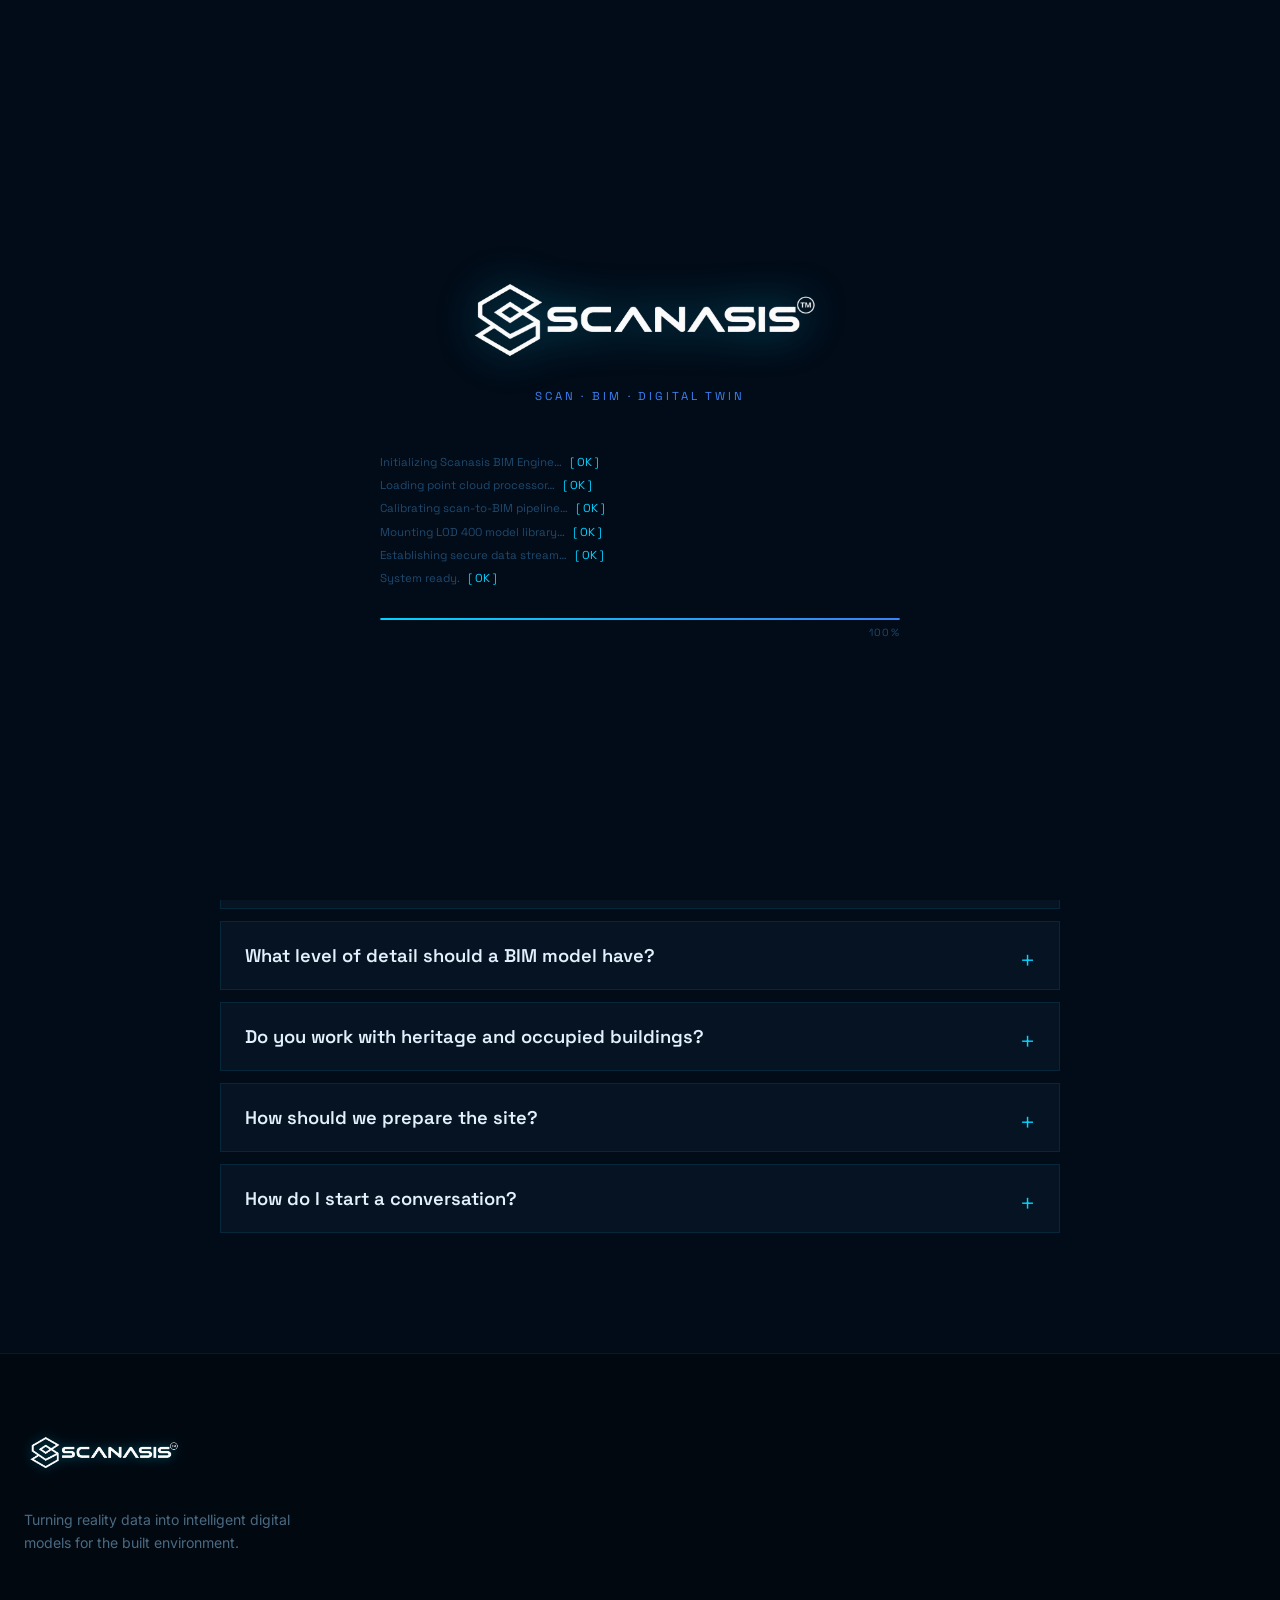
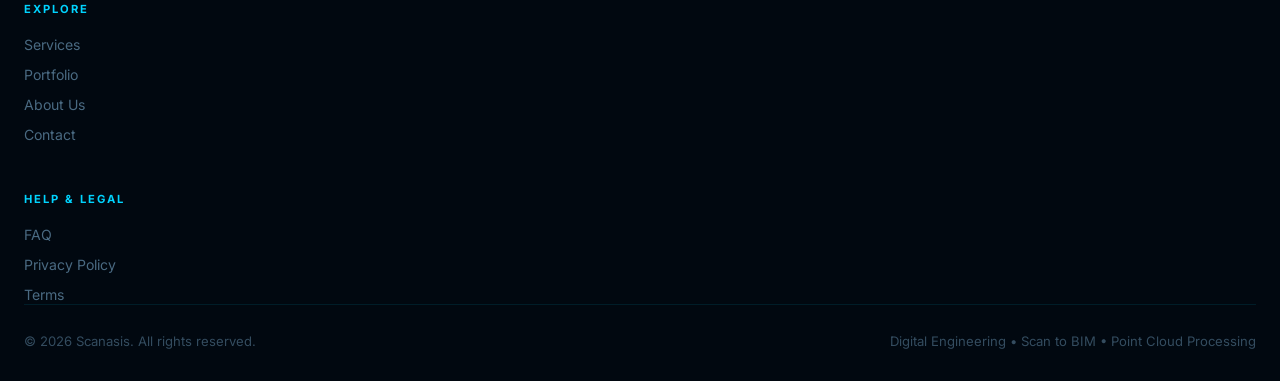
<file: faq.html>
<!DOCTYPE html>
<html lang="en">
<head>
  <meta charset="UTF-8" />
  <meta name="viewport" content="width=device-width, initial-scale=1.0" />
  <title>Scanasis | Frequently Asked Questions</title>
  <meta name="description" content="Answers to common questions about Scanasis reality capture, scan-to-BIM, measured documentation, files, timelines, and project briefs." />
  <meta name="author" content="Scanasis" />
  <meta name="robots" content="index, follow" />
  <link rel="preconnect" href="https://fonts.googleapis.com" />
  <link rel="preconnect" href="https://fonts.gstatic.com" crossorigin />
  <link href="https://fonts.googleapis.com/css2?family=Inter:wght@300;400;500;600;700;800;900&family=Space+Grotesk:wght@400;500;600;700&display=swap" rel="stylesheet" />
  <link rel="stylesheet" href="style.css" />
  <link rel="icon" href="data:image/svg+xml,<svg xmlns='http://www.w3.org/2000/svg' viewBox='0 0 32 32'><rect width='32' height='32' rx='6' fill='%230c1929'/><text y='22' x='4' font-size='18' fill='%233b82f6'>S</text></svg>" />
</head>
<body>
  <nav class="nav" id="nav" role="navigation" aria-label="Main navigation"><div class="nav-inner"><a href="index.html" class="nav-logo" aria-label="Scanasis Home"><img src="assets/scanasis-logo.png" alt="Scanasis Logo" class="nav-logo-img" /></a><ul class="nav-links" role="list"><li><a href="index.html" class="nav-link">Home</a></li><li><a href="services.html" class="nav-link">Services</a></li><li><a href="portfolio.html" class="nav-link">Portfolio</a></li><li><a href="about.html" class="nav-link">About</a></li><li><a href="contact.html" class="nav-link">Contact</a></li></ul><a href="contact.html" class="nav-cta btn btn-primary">Request a Quote</a><button class="nav-toggle" id="navToggle" aria-label="Toggle navigation" aria-expanded="false"><span class="hamburger-line"></span><span class="hamburger-line"></span><span class="hamburger-line"></span></button></div><div class="nav-mobile" id="navMobile" aria-hidden="true"><ul role="list"><li><a href="index.html" class="nav-mobile-link">Home</a></li><li><a href="services.html" class="nav-mobile-link">Services</a></li><li><a href="portfolio.html" class="nav-mobile-link">Portfolio</a></li><li><a href="about.html" class="nav-mobile-link">About</a></li><li><a href="contact.html" class="nav-mobile-link">Contact</a></li></ul><a href="contact.html" class="btn btn-primary nav-mobile-cta">Request a Quote</a></div></nav>
  <section class="page-hero" aria-label="Frequently asked questions"><div class="container"><nav class="page-breadcrumb" aria-label="Breadcrumb"><a href="index.html">Home</a><span class="page-breadcrumb-sep" aria-hidden="true">›</span><span>FAQ</span></nav><p class="page-hero-tag">Useful details</p><h1 class="page-hero-title">Frequently Asked Questions</h1><p class="page-hero-desc">Straight answers to the questions teams ask before briefing a measured survey or BIM project.</p></div></section>
  <main class="section faq-section"><div class="container faq-container">
    <details class="faq-item" open><summary>What do you need to price a project?</summary><p>A site address, approximate area, intended outputs, and programme constraints are enough to start. Plans, photos, or an existing model can help sharpen the estimate but are not required.</p></details>
    <details class="faq-item"><summary>How quickly can you mobilise?</summary><p>We can usually arrange an initial call within 48 hours. Site mobilisation depends on access, location, scope, and the agreed programme.</p></details>
    <details class="faq-item"><summary>Which file formats can you deliver?</summary><p>Typical outputs include E57, RCS, RCP, Revit, DWG, IFC, PDF, XYZ, and 360 imagery. Naming, coordinates, and exchange requirements are agreed in the brief.</p></details>
    <details class="faq-item"><summary>Can you work with an existing point cloud?</summary><p>Yes. We can audit, register, clean, and model data captured by your team or another survey partner, with a clear quality-assurance note.</p></details>
    <details class="faq-item"><summary>What level of detail should a BIM model have?</summary><p>That depends on how the model will be used. We recommend defining the decisions, coordination needs, and handover requirements first, then selecting the appropriate LOD.</p></details>
    <details class="faq-item"><summary>Do you work with heritage and occupied buildings?</summary><p>Yes. We plan around access, sensitive finishes, occupants, and conservation constraints, using a calm site-aware process.</p></details>
    <details class="faq-item"><summary>How should we prepare the site?</summary><p>Confirm access, identify restricted areas, share available drawings, and nominate a site contact. We will provide a practical capture checklist before mobilisation.</p></details>
    <details class="faq-item"><summary>How do I start a conversation?</summary><p>Send a rough brief through the <a href="contact.html">contact page</a> or email <a href="mailto:info@scanasis.com">info@scanasis.com</a>. A first outline is enough.</p></details>
  </div></main>
  <footer class="footer"><div class="container footer-container"><div class="footer-brand"><a href="index.html" class="footer-logo" aria-label="Scanasis Home"><img src="assets/scanasis-logo.png" alt="Scanasis" class="footer-logo-img" loading="lazy" /></a><p class="footer-tagline">Turning reality data into intelligent digital models for the built environment.</p></div><div class="footer-col"><h4 class="footer-col-title">Explore</h4><ul class="footer-links" role="list"><li><a href="services.html" class="footer-link">Services</a></li><li><a href="portfolio.html" class="footer-link">Portfolio</a></li><li><a href="about.html" class="footer-link">About Us</a></li><li><a href="contact.html" class="footer-link">Contact</a></li></ul></div><div class="footer-col"><h4 class="footer-col-title">Help &amp; legal</h4><ul class="footer-links" role="list"><li><a href="faq.html" class="footer-link">FAQ</a></li><li><a href="privacy.html" class="footer-link">Privacy Policy</a></li><li><a href="terms.html" class="footer-link">Terms</a></li></ul></div></div><div class="container footer-bottom"><p class="footer-copy">&copy; <span id="year"></span> Scanasis. All rights reserved.</p><p class="footer-legal">Digital Engineering &bull; Scan to BIM &bull; Point Cloud Processing</p></div></footer>
  <script src="script.js"></script>
</body>
</html>
</file>
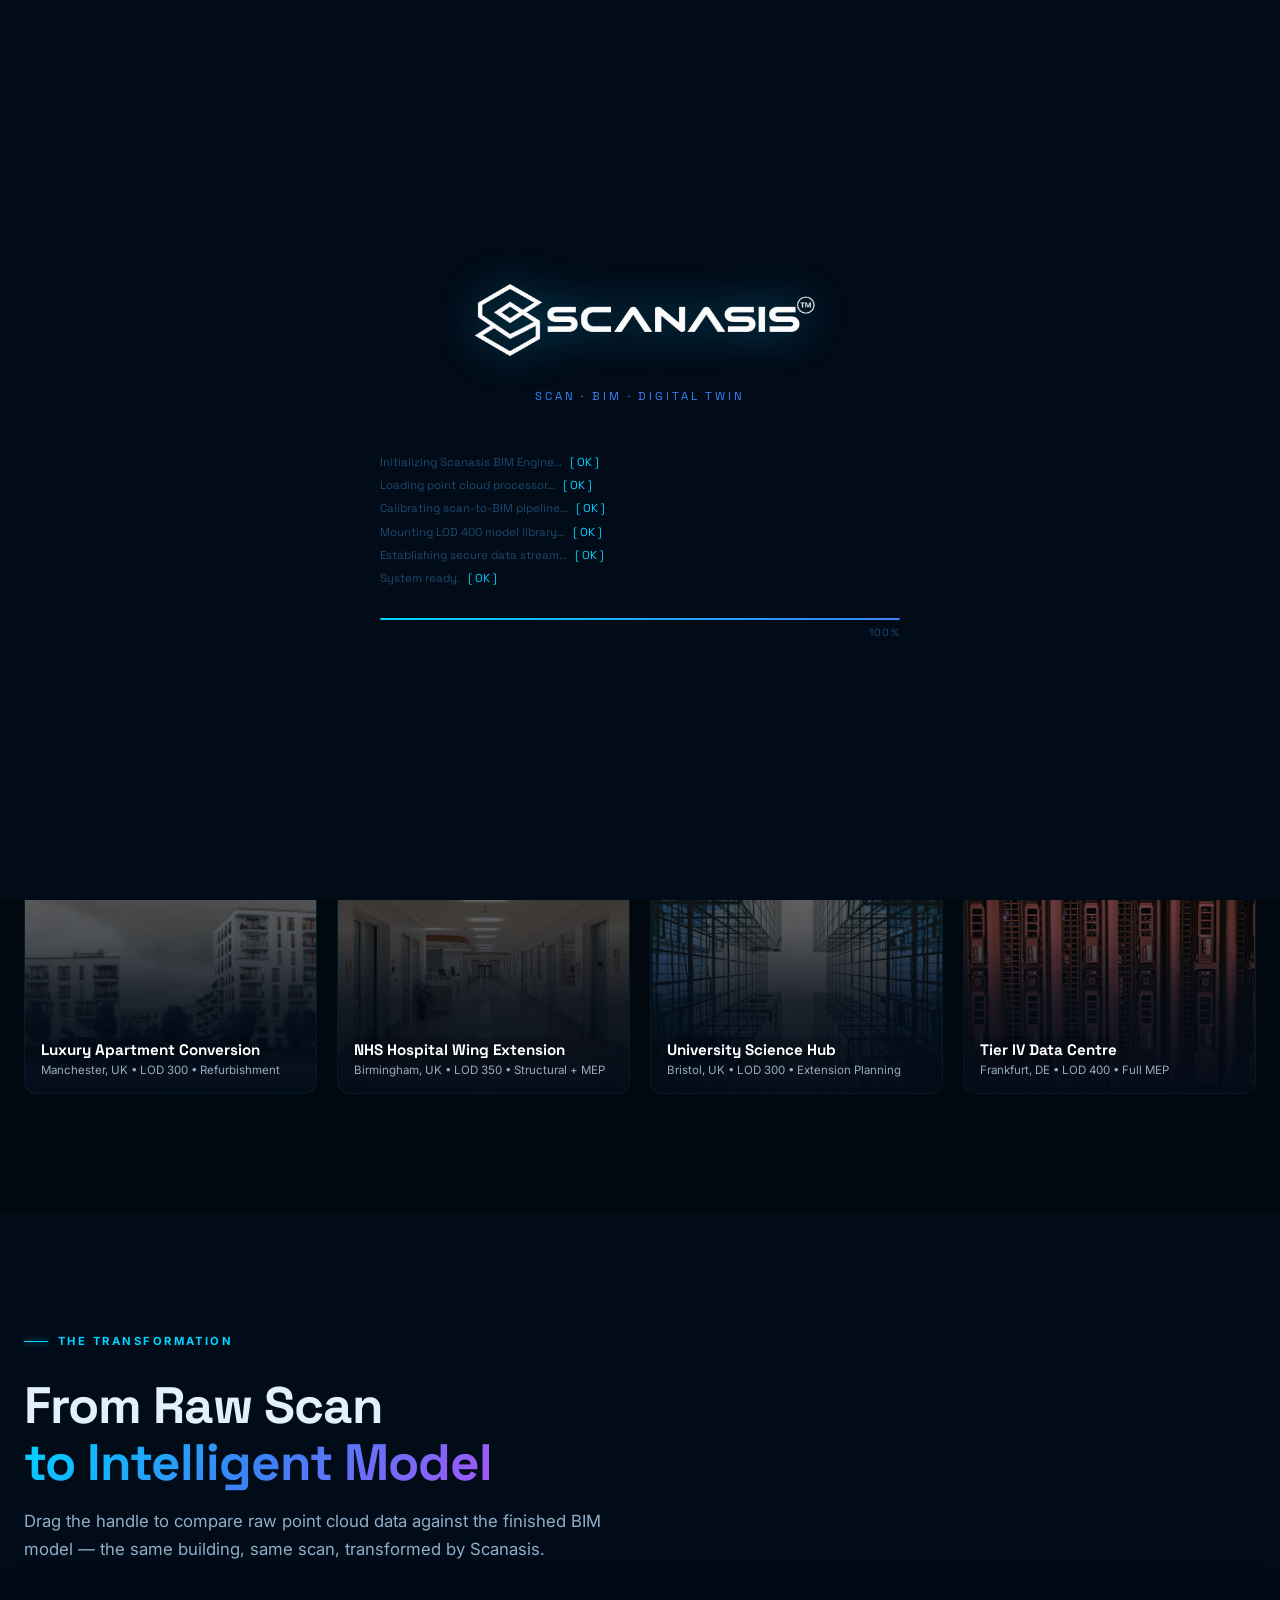
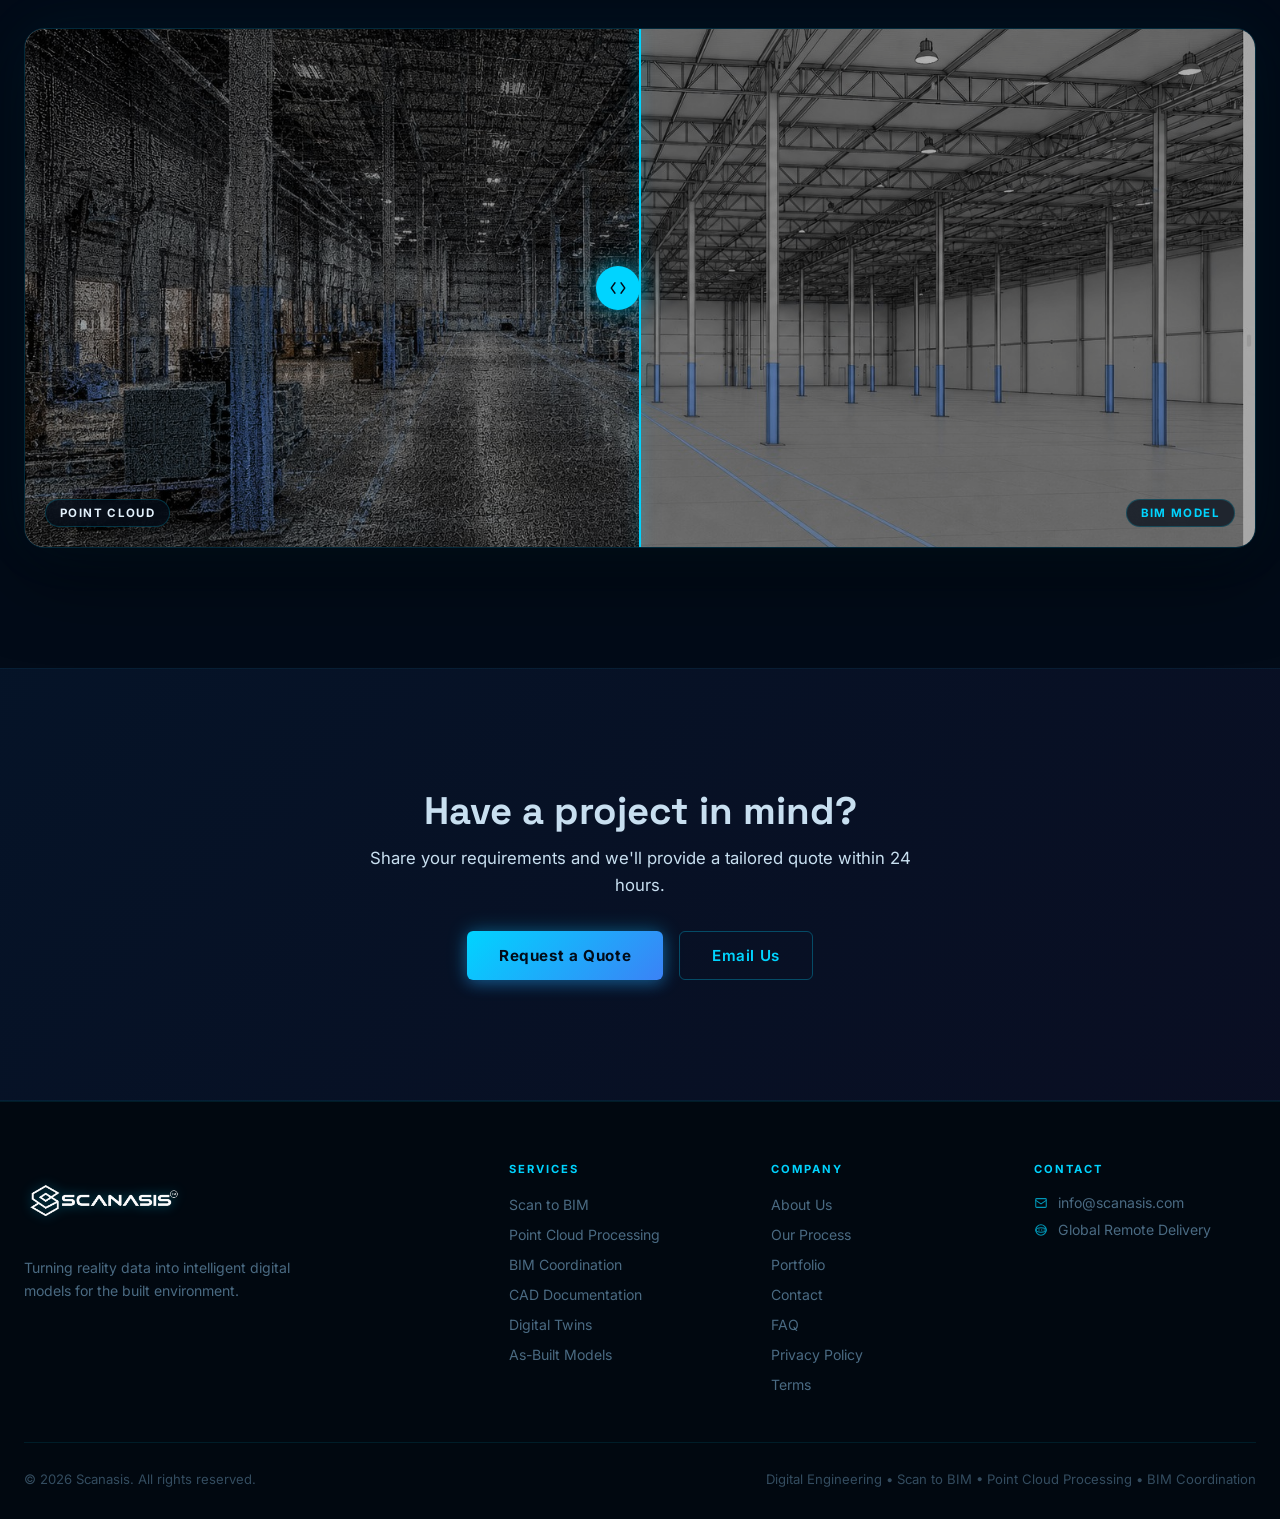
<file: portfolio.html>
<!DOCTYPE html>
<html lang="en">
<head>
  <meta charset="UTF-8" />
  <meta name="viewport" content="width=device-width, initial-scale=1.0" />
  <title>Scanasis | Project Portfolio</title>
  <meta name="description" content="Browse Scanasis's scan-to-BIM project portfolio spanning commercial, heritage, infrastructure, industrial, and mission-critical environments." />
  <meta name="author" content="Scanasis" />
  <meta name="robots" content="index, follow" />
  <link rel="preconnect" href="https://fonts.googleapis.com" />
  <link rel="preconnect" href="https://fonts.gstatic.com" crossorigin />
  <link href="https://fonts.googleapis.com/css2?family=Inter:wght@300;400;500;600;700;800;900&family=Space+Grotesk:wght@400;500;600;700&display=swap" rel="stylesheet" />
  <link rel="stylesheet" href="style.css" />
  <link rel="icon" href="data:image/svg+xml,<svg xmlns='http://www.w3.org/2000/svg' viewBox='0 0 32 32'><rect width='32' height='32' rx='6' fill='%230c1929'/><text y='22' x='4' font-size='18' fill='%233b82f6'>S</text></svg>" />
</head>
<body>

  <nav class="nav" id="nav" role="navigation" aria-label="Main navigation">
    <div class="nav-inner">
      <a href="index.html" class="nav-logo" aria-label="Scanasis Home">
        <img src="assets/scanasis-logo.png" alt="Scanasis Logo" class="nav-logo-img" />
      </a>
      <ul class="nav-links" role="list">
        <li><a href="index.html" class="nav-link">Home</a></li>
        <li><a href="services.html" class="nav-link">Services</a></li>
        <li><a href="portfolio.html" class="nav-link" aria-current="page">Portfolio</a></li>
        <li><a href="about.html" class="nav-link">About</a></li>
        <li><a href="contact.html" class="nav-link">Contact</a></li>
      </ul>
      <a href="contact.html" class="nav-cta btn btn-primary">Request a Quote</a>
      <button class="nav-toggle" id="navToggle" aria-label="Toggle navigation" aria-expanded="false">
        <span class="hamburger-line"></span>
        <span class="hamburger-line"></span>
        <span class="hamburger-line"></span>
      </button>
    </div>
    <div class="nav-mobile" id="navMobile" aria-hidden="true">
      <ul role="list">
        <li><a href="index.html" class="nav-mobile-link">Home</a></li>
        <li><a href="services.html" class="nav-mobile-link">Services</a></li>
        <li><a href="portfolio.html" class="nav-mobile-link">Portfolio</a></li>
        <li><a href="about.html" class="nav-mobile-link">About</a></li>
        <li><a href="contact.html" class="nav-mobile-link">Contact</a></li>
      </ul>
      <a href="contact.html" class="btn btn-primary nav-mobile-cta">Request a Quote</a>
    </div>
  </nav>

  <section class="page-hero" aria-label="Portfolio page hero">
    <div class="container">
      <nav class="page-breadcrumb" aria-label="Breadcrumb">
        <a href="index.html">Home</a>
        <span class="page-breadcrumb-sep" aria-hidden="true">›</span>
        <span>Portfolio</span>
      </nav>
      <p class="page-hero-tag">Our Work</p>
      <h1 class="page-hero-title">Precision Delivered Across Every Sector</h1>
      <p class="page-hero-desc">A selection of recent scan-to-BIM projects spanning commercial, heritage, infrastructure, and mission-critical environments.</p>
    </div>
  </section>

  <section id="portfolio" class="section portfolio-section" aria-label="Project Portfolio">
    <div class="container">

      <div class="portfolio-filters reveal-up" data-delay="80" role="group" aria-label="Filter projects by sector">
        <button class="pf-btn active" data-filter="all">All</button>
        <button class="pf-btn" data-filter="commercial">Commercial</button>
        <button class="pf-btn" data-filter="residential">Residential</button>
        <button class="pf-btn" data-filter="industrial">Industrial</button>
        <button class="pf-btn" data-filter="infrastructure">Infrastructure</button>
        <button class="pf-btn" data-filter="heritage">Heritage</button>
        <button class="pf-btn" data-filter="healthcare">Healthcare</button>
        <button class="pf-btn" data-filter="education">Education</button>
        <button class="pf-btn" data-filter="datacenter">Data Centres</button>
      </div>

      <div class="portfolio-grid" id="portfolioGrid">

        <div class="pf-card reveal-card" data-delay="0" data-sector="commercial" style="--tile-img:url('assets/sec-commercial.jpg')">
          <div class="tile-img-bg"></div><div class="tile-overlay"></div>
          <div class="pf-card-inner">
            <span class="pf-sector-tag">Commercial</span>
            <div class="pf-card-body">
              <h3 class="pf-title">The Apex Tower Retrofit</h3>
              <p class="pf-meta">London, UK &bull; LOD 350 &bull; Revit</p>
            </div>
          </div>
        </div>

        <div class="pf-card reveal-card" data-delay="60" data-sector="heritage" style="--tile-img:url('assets/sec-heritage.jpg')">
          <div class="tile-img-bg"></div><div class="tile-overlay"></div>
          <div class="pf-card-inner">
            <span class="pf-sector-tag">Heritage</span>
            <div class="pf-card-body">
              <h3 class="pf-title">Victorian Station HBIM</h3>
              <p class="pf-meta">Edinburgh, UK &bull; LOD 300 &bull; HBIM</p>
            </div>
          </div>
        </div>

        <div class="pf-card reveal-card" data-delay="120" data-sector="infrastructure" style="--tile-img:url('assets/sec-infrastructure.jpg')">
          <div class="tile-img-bg"></div><div class="tile-overlay"></div>
          <div class="pf-card-inner">
            <span class="pf-sector-tag">Infrastructure</span>
            <div class="pf-card-body">
              <h3 class="pf-title">Crossrail Station Complex</h3>
              <p class="pf-meta">London, UK &bull; LOD 400 &bull; Full MEP</p>
            </div>
          </div>
        </div>

        <div class="pf-card reveal-card" data-delay="180" data-sector="industrial" style="--tile-img:url('assets/sec-industrial.jpg')">
          <div class="tile-img-bg"></div><div class="tile-overlay"></div>
          <div class="pf-card-inner">
            <span class="pf-sector-tag">Industrial</span>
            <div class="pf-card-body">
              <h3 class="pf-title">Pharmaceutical Process Plant</h3>
              <p class="pf-meta">Dublin, IE &bull; LOD 400 &bull; As-Built MEP</p>
            </div>
          </div>
        </div>

        <div class="pf-card reveal-card" data-delay="0" data-sector="residential" style="--tile-img:url('assets/sec-residential.jpg')">
          <div class="tile-img-bg"></div><div class="tile-overlay"></div>
          <div class="pf-card-inner">
            <span class="pf-sector-tag">Residential</span>
            <div class="pf-card-body">
              <h3 class="pf-title">Luxury Apartment Conversion</h3>
              <p class="pf-meta">Manchester, UK &bull; LOD 300 &bull; Refurbishment</p>
            </div>
          </div>
        </div>

        <div class="pf-card reveal-card" data-delay="60" data-sector="healthcare" style="--tile-img:url('assets/sec-healthcare.jpg')">
          <div class="tile-img-bg"></div><div class="tile-overlay"></div>
          <div class="pf-card-inner">
            <span class="pf-sector-tag">Healthcare</span>
            <div class="pf-card-body">
              <h3 class="pf-title">NHS Hospital Wing Extension</h3>
              <p class="pf-meta">Birmingham, UK &bull; LOD 350 &bull; Structural + MEP</p>
            </div>
          </div>
        </div>

        <div class="pf-card reveal-card" data-delay="120" data-sector="education" style="--tile-img:url('assets/sec-education.jpg')">
          <div class="tile-img-bg"></div><div class="tile-overlay"></div>
          <div class="pf-card-inner">
            <span class="pf-sector-tag">Education</span>
            <div class="pf-card-body">
              <h3 class="pf-title">University Science Hub</h3>
              <p class="pf-meta">Bristol, UK &bull; LOD 300 &bull; Extension Planning</p>
            </div>
          </div>
        </div>

        <div class="pf-card reveal-card" data-delay="180" data-sector="datacenter" style="--tile-img:url('assets/sec-datacenter.jpg')">
          <div class="tile-img-bg"></div><div class="tile-overlay"></div>
          <div class="pf-card-inner">
            <span class="pf-sector-tag">Data Centres</span>
            <div class="pf-card-body">
              <h3 class="pf-title">Tier IV Data Centre</h3>
              <p class="pf-meta">Frankfurt, DE &bull; LOD 400 &bull; Full MEP</p>
            </div>
          </div>
        </div>

      </div>
    </div>
  </section>

  <section class="section ba-section" aria-label="Point Cloud to BIM Comparison">
    <div class="container">
      <div class="section-header reveal-up">
        <p class="section-tag">The Transformation</p>
        <h2 class="section-title">From Raw Scan<br /><span class="gradient-text">to Intelligent Model</span></h2>
        <p class="section-desc">Drag the handle to compare raw point cloud data against the finished BIM model — the same building, same scan, transformed by Scanasis.</p>
      </div>
      <div class="ba-slider reveal-up" data-delay="100" id="baSlider" role="img" aria-label="Drag slider to compare point cloud and BIM model">
        <div class="ba-before">
          <img src="assets/point-cloud.jpg" alt="Raw point cloud scan data" loading="lazy" />
        </div>
        <div class="ba-after" id="baAfter">
          <img src="assets/bim-model.jpg" alt="Completed Revit BIM model" loading="lazy" />
        </div>
        <div class="ba-handle" id="baHandle" role="slider" aria-valuenow="50" aria-valuemin="0" aria-valuemax="100">
          <div class="ba-line"></div>
          <div class="ba-knob">
            <svg viewBox="0 0 24 24" fill="none" xmlns="http://www.w3.org/2000/svg" aria-hidden="true">
              <path d="M8 5l-5 7 5 7M16 5l5 7-5 7" stroke="currentColor" stroke-width="1.8" stroke-linecap="round" stroke-linejoin="round"/>
            </svg>
          </div>
        </div>
        <div class="ba-label ba-label-l">Point Cloud</div>
        <div class="ba-label ba-label-r">BIM Model</div>
      </div>
    </div>
  </section>

  <section class="section cta-section" aria-label="Get in Touch">
    <div class="container">
      <div class="cta-content reveal-up">
        <h2 class="cta-headline">Have a project in mind?</h2>
        <p class="cta-sub">Share your requirements and we'll provide a tailored quote within 24 hours.</p>
        <div class="cta-actions">
          <a href="contact.html" class="btn btn-primary btn-lg">Request a Quote</a>
          <a href="mailto:info@scanasis.com" class="btn btn-ghost btn-lg">Email Us</a>
        </div>
      </div>
    </div>
  </section>

  <footer class="footer" role="contentinfo">
    <div class="container footer-container">
      <div class="footer-top">
        <div class="footer-brand">
          <a href="index.html" class="footer-logo" aria-label="Scanasis Home">
            <img src="assets/scanasis-logo.png" alt="Scanasis" class="footer-logo-img" loading="lazy" />
          </a>
          <p class="footer-tagline">Turning reality data into intelligent digital models for the built environment.</p>
        </div>
        <div class="footer-col">
          <h4 class="footer-col-title">Services</h4>
          <ul class="footer-links" role="list">
            <li><a href="services.html" class="footer-link">Scan to BIM</a></li>
            <li><a href="services.html" class="footer-link">Point Cloud Processing</a></li>
            <li><a href="services.html" class="footer-link">BIM Coordination</a></li>
            <li><a href="services.html" class="footer-link">CAD Documentation</a></li>
            <li><a href="services.html" class="footer-link">Digital Twins</a></li>
            <li><a href="services.html" class="footer-link">As-Built Models</a></li>
          </ul>
        </div>
        <div class="footer-col">
          <h4 class="footer-col-title">Company</h4>
          <ul class="footer-links" role="list">
            <li><a href="about.html" class="footer-link">About Us</a></li>
            <li><a href="services.html" class="footer-link">Our Process</a></li>
            <li><a href="portfolio.html" class="footer-link">Portfolio</a></li>
            <li><a href="contact.html" class="footer-link">Contact</a></li>
            <li><a href="faq.html" class="footer-link">FAQ</a></li>
            <li><a href="privacy.html" class="footer-link">Privacy Policy</a></li>
            <li><a href="terms.html" class="footer-link">Terms</a></li>
          </ul>
        </div>
        <div class="footer-col">
          <h4 class="footer-col-title">Contact</h4>
          <ul class="footer-links footer-contact-list" role="list">
            <li>
              <svg viewBox="0 0 16 16" fill="none" xmlns="http://www.w3.org/2000/svg" aria-hidden="true">
                <path d="M2 4a1 1 0 011-1h10a1 1 0 011 1v8a1 1 0 01-1 1H3a1 1 0 01-1-1V4z" stroke="currentColor" stroke-width="1.2"/>
                <path d="M2 5l6 4 6-4" stroke="currentColor" stroke-width="1.2" stroke-linecap="round"/>
              </svg>
              <a href="mailto:info@scanasis.com" class="footer-link">info@scanasis.com</a>
            </li>
            <li>
              <svg viewBox="0 0 16 16" fill="none" xmlns="http://www.w3.org/2000/svg" aria-hidden="true">
                <circle cx="8" cy="8" r="6" stroke="currentColor" stroke-width="1.2"/>
                <ellipse cx="8" cy="8" rx="6" ry="2.5" stroke="currentColor" stroke-width="1.2"/>
                <path d="M2 8h12" stroke="currentColor" stroke-width="1.2" stroke-dasharray="1.5 1.5"/>
              </svg>
              Global Remote Delivery
            </li>
          </ul>
        </div>
      </div>
      <div class="footer-bottom">
        <p class="footer-copy">&copy; <span id="year"></span> Scanasis. All rights reserved.</p>
        <p class="footer-legal">Digital Engineering &bull; Scan to BIM &bull; Point Cloud Processing &bull; BIM Coordination</p>
      </div>
    </div>
  </footer>

  <script src="script.js"></script>
</body>
</html>
</file>
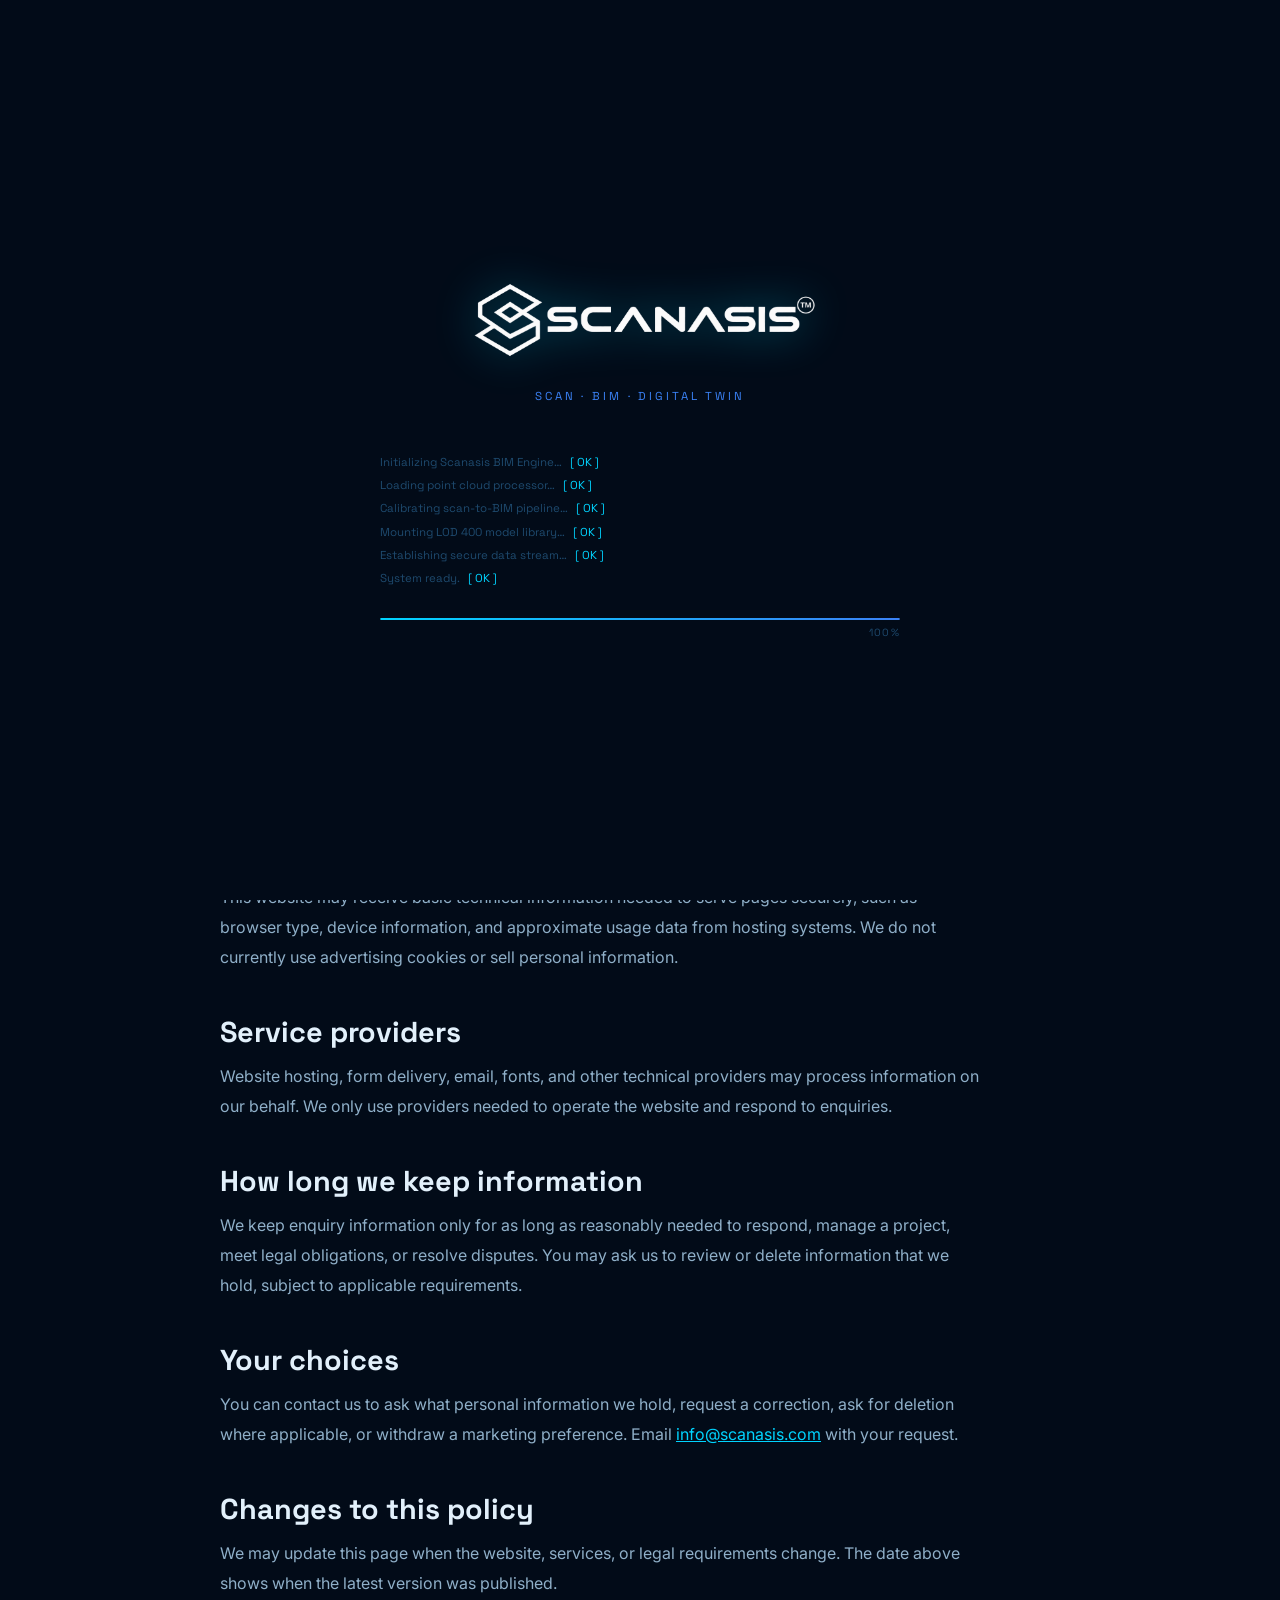
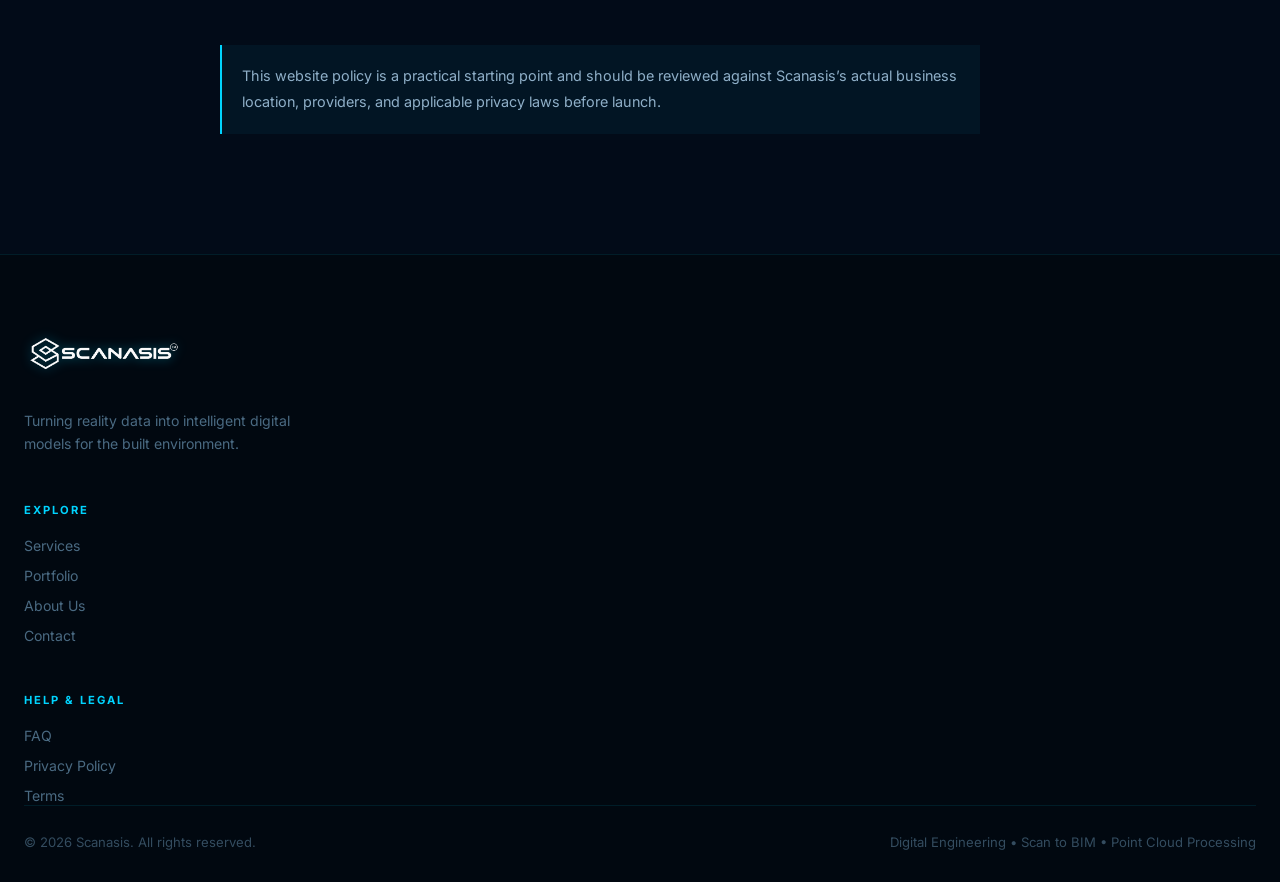
<file: privacy.html>
<!DOCTYPE html>
<html lang="en">
<head>
  <meta charset="UTF-8" />
  <meta name="viewport" content="width=device-width, initial-scale=1.0" />
  <title>Scanasis | Privacy Policy</title>
  <meta name="description" content="Read the Scanasis privacy policy and learn how project enquiries and website data are handled." />
  <meta name="author" content="Scanasis" />
  <meta name="robots" content="index, follow" />
  <link rel="preconnect" href="https://fonts.googleapis.com" />
  <link rel="preconnect" href="https://fonts.gstatic.com" crossorigin />
  <link href="https://fonts.googleapis.com/css2?family=Inter:wght@300;400;500;600;700;800;900&family=Space+Grotesk:wght@400;500;600;700&display=swap" rel="stylesheet" />
  <link rel="stylesheet" href="style.css" />
  <link rel="icon" href="data:image/svg+xml,<svg xmlns='http://www.w3.org/2000/svg' viewBox='0 0 32 32'><rect width='32' height='32' rx='6' fill='%230c1929'/><text y='22' x='4' font-size='18' fill='%233b82f6'>S</text></svg>" />
</head>
<body>
  <nav class="nav" id="nav" role="navigation" aria-label="Main navigation">
    <div class="nav-inner">
      <a href="index.html" class="nav-logo" aria-label="Scanasis Home"><img src="assets/scanasis-logo.png" alt="Scanasis Logo" class="nav-logo-img" /></a>
      <ul class="nav-links" role="list">
        <li><a href="index.html" class="nav-link">Home</a></li><li><a href="services.html" class="nav-link">Services</a></li><li><a href="portfolio.html" class="nav-link">Portfolio</a></li><li><a href="about.html" class="nav-link">About</a></li><li><a href="contact.html" class="nav-link">Contact</a></li>
      </ul>
      <a href="contact.html" class="nav-cta btn btn-primary">Request a Quote</a>
      <button class="nav-toggle" id="navToggle" aria-label="Toggle navigation" aria-expanded="false"><span class="hamburger-line"></span><span class="hamburger-line"></span><span class="hamburger-line"></span></button>
    </div>
    <div class="nav-mobile" id="navMobile" aria-hidden="true"><ul role="list"><li><a href="index.html" class="nav-mobile-link">Home</a></li><li><a href="services.html" class="nav-mobile-link">Services</a></li><li><a href="portfolio.html" class="nav-mobile-link">Portfolio</a></li><li><a href="about.html" class="nav-mobile-link">About</a></li><li><a href="contact.html" class="nav-mobile-link">Contact</a></li></ul><a href="contact.html" class="btn btn-primary nav-mobile-cta">Request a Quote</a></div>
  </nav>
  <section class="page-hero" aria-label="Privacy policy">
    <div class="container"><nav class="page-breadcrumb" aria-label="Breadcrumb"><a href="index.html">Home</a><span class="page-breadcrumb-sep" aria-hidden="true">›</span><span>Privacy</span></nav><p class="page-hero-tag">Legal</p><h1 class="page-hero-title">Privacy Policy</h1><p class="page-hero-desc">How Scanasis handles information shared through this website and project enquiries.</p></div>
  </section>
  <main class="section policy-section"><div class="container policy-container">
    <p class="policy-updated">Last updated: 26 September 2026</p>
    <p>This Privacy Policy explains how Scanasis handles personal information when you browse this website or contact us about reality capture, BIM, measured documentation, or related services.</p>
    <h2>Information you provide</h2><p>When you submit an enquiry, we may receive your name, email address, company, project details, and any files or information you choose to share. We use this information to respond to your request, prepare a quote, and communicate about a potential or active project.</p>
    <h2>Information collected automatically</h2><p>This website may receive basic technical information needed to serve pages securely, such as browser type, device information, and approximate usage data from hosting systems. We do not currently use advertising cookies or sell personal information.</p>
    <h2>Service providers</h2><p>Website hosting, form delivery, email, fonts, and other technical providers may process information on our behalf. We only use providers needed to operate the website and respond to enquiries.</p>
    <h2>How long we keep information</h2><p>We keep enquiry information only for as long as reasonably needed to respond, manage a project, meet legal obligations, or resolve disputes. You may ask us to review or delete information that we hold, subject to applicable requirements.</p>
    <h2>Your choices</h2><p>You can contact us to ask what personal information we hold, request a correction, ask for deletion where applicable, or withdraw a marketing preference. Email <a href="mailto:info@scanasis.com">info@scanasis.com</a> with your request.</p>
    <h2>Changes to this policy</h2><p>We may update this page when the website, services, or legal requirements change. The date above shows when the latest version was published.</p>
    <p class="policy-note">This website policy is a practical starting point and should be reviewed against Scanasis’s actual business location, providers, and applicable privacy laws before launch.</p>
  </div></main>
  <footer class="footer"><div class="container footer-container"><div class="footer-brand"><a href="index.html" class="footer-logo" aria-label="Scanasis Home"><img src="assets/scanasis-logo.png" alt="Scanasis" class="footer-logo-img" loading="lazy" /></a><p class="footer-tagline">Turning reality data into intelligent digital models for the built environment.</p></div><div class="footer-col"><h4 class="footer-col-title">Explore</h4><ul class="footer-links" role="list"><li><a href="services.html" class="footer-link">Services</a></li><li><a href="portfolio.html" class="footer-link">Portfolio</a></li><li><a href="about.html" class="footer-link">About Us</a></li><li><a href="contact.html" class="footer-link">Contact</a></li></ul></div><div class="footer-col"><h4 class="footer-col-title">Help &amp; legal</h4><ul class="footer-links" role="list"><li><a href="faq.html" class="footer-link">FAQ</a></li><li><a href="privacy.html" class="footer-link">Privacy Policy</a></li><li><a href="terms.html" class="footer-link">Terms</a></li></ul></div></div><div class="container footer-bottom"><p class="footer-copy">&copy; <span id="year"></span> Scanasis. All rights reserved.</p><p class="footer-legal">Digital Engineering &bull; Scan to BIM &bull; Point Cloud Processing</p></div></footer>
  <script src="script.js"></script>
</body>
</html>
</file>
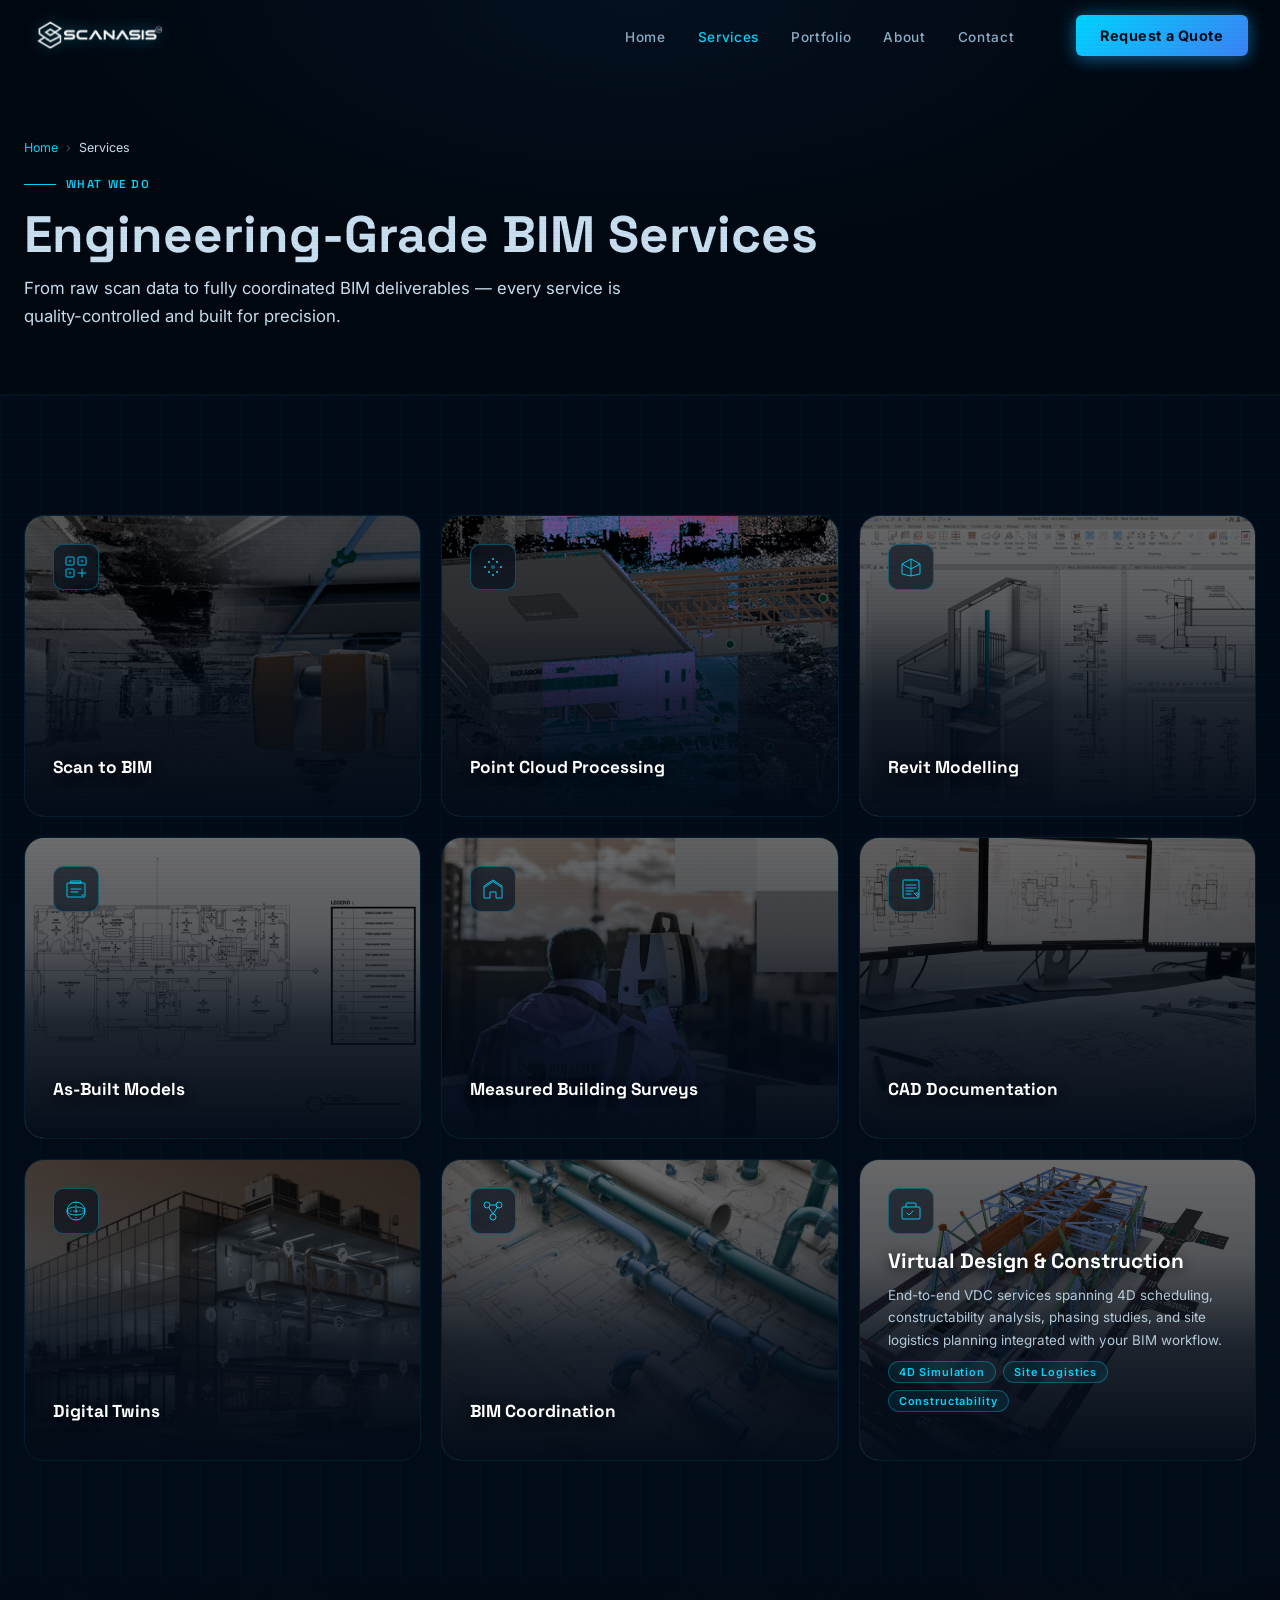
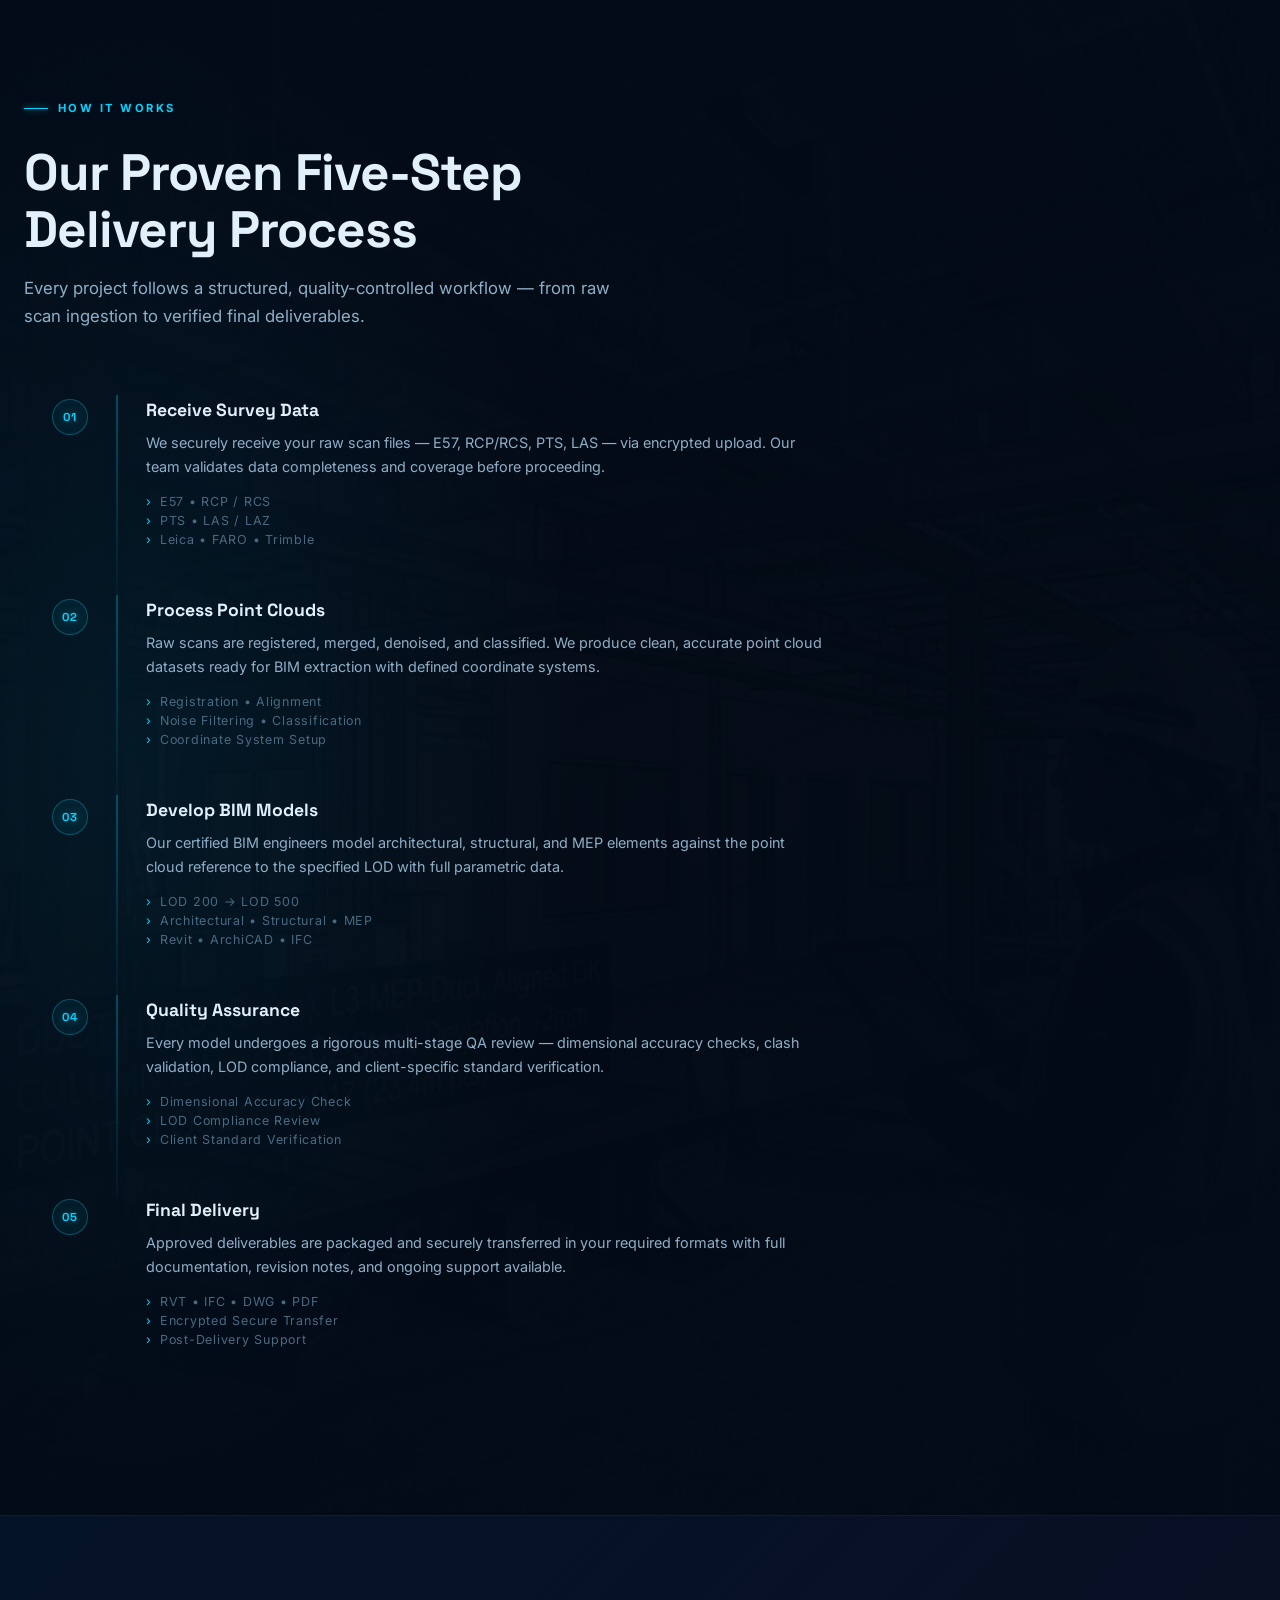
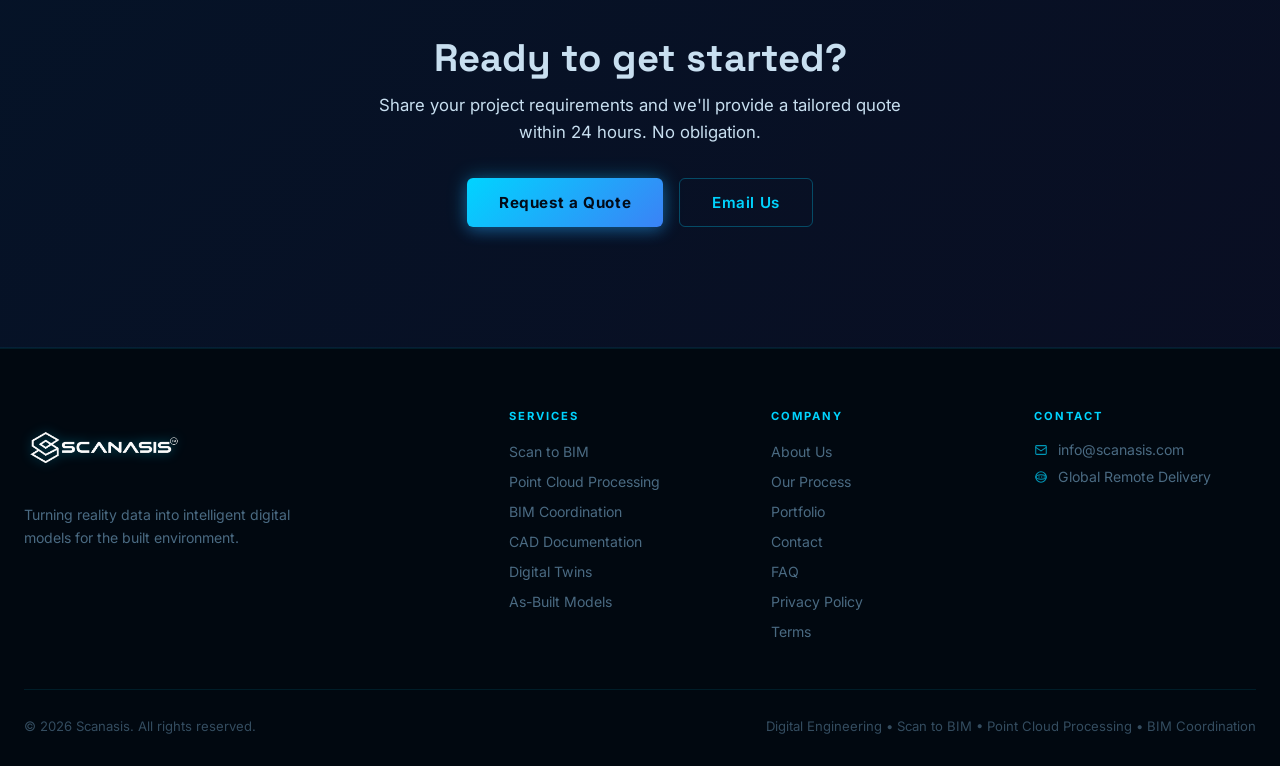
<file: services.html>
<!DOCTYPE html>
<html lang="en">
<head>
  <meta charset="UTF-8" />
  <meta name="viewport" content="width=device-width, initial-scale=1.0" />
  <title>Scanasis | BIM Services &amp; Our Process</title>
  <meta name="description" content="Explore Scanasis's full range of scan-to-BIM services — point cloud processing, Revit modelling, CAD documentation, digital twins, BIM coordination, and more." />
  <meta name="author" content="Scanasis" />
  <meta name="robots" content="index, follow" />
  <link rel="preconnect" href="https://fonts.googleapis.com" />
  <link rel="preconnect" href="https://fonts.gstatic.com" crossorigin />
  <link href="https://fonts.googleapis.com/css2?family=Inter:wght@300;400;500;600;700;800;900&family=Space+Grotesk:wght@400;500;600;700&display=swap" rel="stylesheet" />
  <link rel="stylesheet" href="style.css" />
  <link rel="icon" href="data:image/svg+xml,<svg xmlns='http://www.w3.org/2000/svg' viewBox='0 0 32 32'><rect width='32' height='32' rx='6' fill='%230c1929'/><text y='22' x='4' font-size='18' fill='%233b82f6'>S</text></svg>" />
</head>
<body>

  <nav class="nav" id="nav" role="navigation" aria-label="Main navigation">
    <div class="nav-inner">
      <a href="index.html" class="nav-logo" aria-label="Scanasis Home">
        <img src="assets/scanasis-logo.png" alt="Scanasis Logo" class="nav-logo-img" />
      </a>
      <ul class="nav-links" role="list">
        <li><a href="index.html" class="nav-link">Home</a></li>
        <li><a href="services.html" class="nav-link" aria-current="page">Services</a></li>
        <li><a href="portfolio.html" class="nav-link">Portfolio</a></li>
        <li><a href="about.html" class="nav-link">About</a></li>
        <li><a href="contact.html" class="nav-link">Contact</a></li>
      </ul>
      <a href="contact.html" class="nav-cta btn btn-primary">Request a Quote</a>
      <button class="nav-toggle" id="navToggle" aria-label="Toggle navigation" aria-expanded="false">
        <span class="hamburger-line"></span>
        <span class="hamburger-line"></span>
        <span class="hamburger-line"></span>
      </button>
    </div>
    <div class="nav-mobile" id="navMobile" aria-hidden="true">
      <ul role="list">
        <li><a href="index.html" class="nav-mobile-link">Home</a></li>
        <li><a href="services.html" class="nav-mobile-link">Services</a></li>
        <li><a href="portfolio.html" class="nav-mobile-link">Portfolio</a></li>
        <li><a href="about.html" class="nav-mobile-link">About</a></li>
        <li><a href="contact.html" class="nav-mobile-link">Contact</a></li>
      </ul>
      <a href="contact.html" class="btn btn-primary nav-mobile-cta">Request a Quote</a>
    </div>
  </nav>

  <section class="page-hero" aria-label="Services page hero">
    <div class="container">
      <nav class="page-breadcrumb" aria-label="Breadcrumb">
        <a href="index.html">Home</a>
        <span class="page-breadcrumb-sep" aria-hidden="true">›</span>
        <span>Services</span>
      </nav>
      <p class="page-hero-tag">What We Do</p>
      <h1 class="page-hero-title">Engineering-Grade BIM Services</h1>
      <p class="page-hero-desc">From raw scan data to fully coordinated BIM deliverables — every service is quality-controlled and built for precision.</p>
    </div>
  </section>

  <section id="services" class="section services-section" aria-label="Services">
    <div class="container">
      <div class="services-grid">

        <article class="service-card reveal-card" data-delay="0" style="--tile-img:url('assets/svc-scan-bim.jpg')">
          <div class="tile-img-bg"></div>
          <div class="tile-overlay"></div>
          <div class="service-card-inner">
            <div class="service-tile-top">
              <div class="service-icon-wrap">
                <svg class="service-icon" viewBox="0 0 48 48" fill="none" xmlns="http://www.w3.org/2000/svg" aria-hidden="true">
                  <rect x="4" y="4" width="16" height="16" rx="2" stroke="currentColor" stroke-width="1.8"/>
                  <rect x="28" y="4" width="16" height="16" rx="2" stroke="currentColor" stroke-width="1.8"/>
                  <rect x="4" y="28" width="16" height="16" rx="2" stroke="currentColor" stroke-width="1.8"/>
                  <path d="M28 36h16M36 28v16" stroke="currentColor" stroke-width="1.8" stroke-linecap="round"/>
                  <circle cx="12" cy="12" r="3" fill="currentColor" opacity="0.5"/>
                  <circle cx="36" cy="12" r="3" fill="currentColor" opacity="0.5"/>
                  <circle cx="12" cy="36" r="3" fill="currentColor" opacity="0.5"/>
                </svg>
              </div>
            </div>
            <div class="service-tile-bottom">
              <h3 class="service-title">Scan to BIM</h3>
              <div class="service-tile-reveal">
                <p class="service-desc">Convert point cloud data from laser scanners into LOD-specified BIM models ready for design, construction, and facilities management.</p>
                <div class="service-tags"><span class="tag">LOD 200–400</span><span class="tag">Revit</span></div>
              </div>
            </div>
          </div>
        </article>

        <article class="service-card reveal-card" data-delay="80" style="--tile-img:url('assets/svc-point-cloud.jpg')">
          <div class="tile-img-bg"></div>
          <div class="tile-overlay"></div>
          <div class="service-card-inner">
            <div class="service-tile-top">
              <div class="service-icon-wrap">
                <svg class="service-icon" viewBox="0 0 48 48" fill="none" xmlns="http://www.w3.org/2000/svg" aria-hidden="true">
                  <circle cx="8" cy="24" r="2" fill="currentColor"/>
                  <circle cx="16" cy="14" r="2" fill="currentColor"/>
                  <circle cx="24" cy="8" r="2" fill="currentColor"/>
                  <circle cx="32" cy="14" r="2" fill="currentColor"/>
                  <circle cx="40" cy="24" r="2" fill="currentColor"/>
                  <circle cx="32" cy="34" r="2" fill="currentColor"/>
                  <circle cx="24" cy="40" r="2" fill="currentColor"/>
                  <circle cx="16" cy="34" r="2" fill="currentColor"/>
                  <circle cx="24" cy="24" r="4" fill="currentColor" opacity="0.4"/>
                </svg>
              </div>
            </div>
            <div class="service-tile-bottom">
              <h3 class="service-title">Point Cloud Processing</h3>
              <div class="service-tile-reveal">
                <p class="service-desc">Registration, cleaning, noise filtering, and classification of raw scan data from all major scanner formats into structured, usable datasets.</p>
                <div class="service-tags"><span class="tag">RCP / RCS</span><span class="tag">E57</span></div>
              </div>
            </div>
          </div>
        </article>

        <article class="service-card reveal-card" data-delay="160" style="--tile-img:url('assets/svc-revit.jpg')">
          <div class="tile-img-bg"></div>
          <div class="tile-overlay"></div>
          <div class="service-card-inner">
            <div class="service-tile-top">
              <div class="service-icon-wrap">
                <svg class="service-icon" viewBox="0 0 48 48" fill="none" xmlns="http://www.w3.org/2000/svg" aria-hidden="true">
                  <path d="M6 38V18L24 8l18 10v20L24 42 6 38z" stroke="currentColor" stroke-width="1.8" stroke-linejoin="round"/>
                  <path d="M24 8v34M6 18l18 10 18-10" stroke="currentColor" stroke-width="1.8" stroke-linejoin="round"/>
                </svg>
              </div>
            </div>
            <div class="service-tile-bottom">
              <h3 class="service-title">Revit Modelling</h3>
              <div class="service-tile-reveal">
                <p class="service-desc">Expert Autodesk Revit modelling for architectural, structural, and MEP systems with full parametric intelligence and schedule outputs.</p>
                <div class="service-tags"><span class="tag">Architectural</span><span class="tag">MEP</span></div>
              </div>
            </div>
          </div>
        </article>

        <article class="service-card reveal-card" data-delay="0" style="--tile-img:url('assets/svc-as-built.jpg')">
          <div class="tile-img-bg"></div>
          <div class="tile-overlay"></div>
          <div class="service-card-inner">
            <div class="service-tile-top">
              <div class="service-icon-wrap">
                <svg class="service-icon" viewBox="0 0 48 48" fill="none" xmlns="http://www.w3.org/2000/svg" aria-hidden="true">
                  <rect x="6" y="12" width="36" height="28" rx="2" stroke="currentColor" stroke-width="1.8"/>
                  <path d="M14 8h20v4H14zM14 24h20M14 30h14" stroke="currentColor" stroke-width="1.8" stroke-linecap="round"/>
                  <path d="M35.5 36l1.5 1.5 3-3" stroke="currentColor" stroke-width="1.8" stroke-linecap="round" stroke-linejoin="round"/>
                </svg>
              </div>
            </div>
            <div class="service-tile-bottom">
              <h3 class="service-title">As-Built Models</h3>
              <div class="service-tile-reveal">
                <p class="service-desc">Accurate as-built documentation reflecting real-world construction conditions, verified against survey data for record-keeping and retrofit planning.</p>
                <div class="service-tags"><span class="tag">Record Models</span><span class="tag">IFC</span></div>
              </div>
            </div>
          </div>
        </article>

        <article class="service-card reveal-card" data-delay="80" style="--tile-img:url('assets/svc-survey.jpg')">
          <div class="tile-img-bg"></div>
          <div class="tile-overlay"></div>
          <div class="service-card-inner">
            <div class="service-tile-top">
              <div class="service-icon-wrap">
                <svg class="service-icon" viewBox="0 0 48 48" fill="none" xmlns="http://www.w3.org/2000/svg" aria-hidden="true">
                  <path d="M24 6L6 18v24h12V30h12v12h12V18L24 6z" stroke="currentColor" stroke-width="1.8" stroke-linejoin="round"/>
                  <path d="M8 20l16-11 16 11" stroke="currentColor" stroke-width="1.8" stroke-linecap="round"/>
                </svg>
              </div>
            </div>
            <div class="service-tile-bottom">
              <h3 class="service-title">Measured Building Surveys</h3>
              <div class="service-tile-reveal">
                <p class="service-desc">Precise floor plans, elevations, and sections captured through laser scanning and traditional survey techniques for existing building documentation.</p>
                <div class="service-tags"><span class="tag">Floor Plans</span><span class="tag">Elevations</span></div>
              </div>
            </div>
          </div>
        </article>

        <article class="service-card reveal-card" data-delay="160" style="--tile-img:url('assets/svc-cad.jpg')">
          <div class="tile-img-bg"></div>
          <div class="tile-overlay"></div>
          <div class="service-card-inner">
            <div class="service-tile-top">
              <div class="service-icon-wrap">
                <svg class="service-icon" viewBox="0 0 48 48" fill="none" xmlns="http://www.w3.org/2000/svg" aria-hidden="true">
                  <rect x="8" y="6" width="32" height="36" rx="2" stroke="currentColor" stroke-width="1.8"/>
                  <path d="M14 16h20M14 22h20M14 28h14M14 34h10" stroke="currentColor" stroke-width="1.8" stroke-linecap="round"/>
                  <path d="M30 32l8 8M34 32h4v4" stroke="currentColor" stroke-width="1.8" stroke-linecap="round" stroke-linejoin="round"/>
                </svg>
              </div>
            </div>
            <div class="service-tile-bottom">
              <h3 class="service-title">CAD Documentation</h3>
              <div class="service-tile-reveal">
                <p class="service-desc">2D CAD drawing production from scan data — floor plans, reflected ceiling plans, sections, and elevations delivered in DWG/DXF format.</p>
                <div class="service-tags"><span class="tag">DWG</span><span class="tag">AutoCAD</span></div>
              </div>
            </div>
          </div>
        </article>

        <article class="service-card reveal-card" data-delay="0" style="--tile-img:url('assets/svc-digital-twin.jpg')">
          <div class="tile-img-bg"></div>
          <div class="tile-overlay"></div>
          <div class="service-card-inner">
            <div class="service-tile-top">
              <div class="service-icon-wrap">
                <svg class="service-icon" viewBox="0 0 48 48" fill="none" xmlns="http://www.w3.org/2000/svg" aria-hidden="true">
                  <ellipse cx="24" cy="24" rx="18" ry="18" stroke="currentColor" stroke-width="1.8"/>
                  <ellipse cx="24" cy="24" rx="18" ry="8" stroke="currentColor" stroke-width="1.8"/>
                  <path d="M24 6v36M6 24h36" stroke="currentColor" stroke-width="1.5" stroke-dasharray="3 3"/>
                  <circle cx="24" cy="24" r="3" fill="currentColor" opacity="0.6"/>
                </svg>
              </div>
            </div>
            <div class="service-tile-bottom">
              <h3 class="service-title">Digital Twins</h3>
              <div class="service-tile-reveal">
                <p class="service-desc">Intelligent digital replicas of physical assets that integrate live data, enabling facility monitoring, predictive maintenance, and lifecycle management.</p>
                <div class="service-tags"><span class="tag">IoT Ready</span><span class="tag">GIS</span></div>
              </div>
            </div>
          </div>
        </article>

        <article class="service-card reveal-card" data-delay="80" style="--tile-img:url('assets/svc-coordination.jpg')">
          <div class="tile-img-bg"></div>
          <div class="tile-overlay"></div>
          <div class="service-card-inner">
            <div class="service-tile-top">
              <div class="service-icon-wrap">
                <svg class="service-icon" viewBox="0 0 48 48" fill="none" xmlns="http://www.w3.org/2000/svg" aria-hidden="true">
                  <circle cx="12" cy="12" r="6" stroke="currentColor" stroke-width="1.8"/>
                  <circle cx="36" cy="12" r="6" stroke="currentColor" stroke-width="1.8"/>
                  <circle cx="24" cy="36" r="6" stroke="currentColor" stroke-width="1.8"/>
                  <path d="M18 12h12M15 16l9 14M33 16l-9 14" stroke="currentColor" stroke-width="1.8" stroke-linecap="round"/>
                </svg>
              </div>
            </div>
            <div class="service-tile-bottom">
              <h3 class="service-title">BIM Coordination</h3>
              <div class="service-tile-reveal">
                <p class="service-desc">Multi-discipline model coordination, clash detection, and resolution workflows to ensure conflict-free construction documentation before work begins.</p>
                <div class="service-tags"><span class="tag">Navisworks</span><span class="tag">Clash Detection</span></div>
              </div>
            </div>
          </div>
        </article>

        <article class="service-card reveal-card service-card-wide" data-delay="160" style="--tile-img:url('assets/svc-vdc.jpg')">
          <div class="tile-img-bg"></div>
          <div class="tile-overlay"></div>
          <div class="service-card-inner">
            <div class="service-tile-top">
              <div class="service-icon-wrap">
                <svg class="service-icon" viewBox="0 0 48 48" fill="none" xmlns="http://www.w3.org/2000/svg" aria-hidden="true">
                  <rect x="6" y="16" width="36" height="24" rx="2" stroke="currentColor" stroke-width="1.8"/>
                  <path d="M14 16V10a2 2 0 012-2h16a2 2 0 012 2v6" stroke="currentColor" stroke-width="1.8"/>
                  <path d="M16 28l4 4 8-8" stroke="currentColor" stroke-width="1.8" stroke-linecap="round" stroke-linejoin="round"/>
                </svg>
              </div>
            </div>
            <div class="service-tile-bottom">
              <h3 class="service-title">Virtual Design &amp; Construction</h3>
              <div class="service-tile-reveal">
                <p class="service-desc">End-to-end VDC services spanning 4D scheduling, constructability analysis, phasing studies, and site logistics planning integrated with your BIM workflow.</p>
                <div class="service-tags"><span class="tag">4D Simulation</span><span class="tag">Site Logistics</span><span class="tag">Constructability</span></div>
              </div>
            </div>
          </div>
        </article>

      </div>
    </div>
  </section>

  <section id="process" class="section process-section" aria-label="Our Process">
    <div class="process-bg-img" role="img" aria-label="Process background"></div>
    <div class="process-overlay"></div>
    <div class="container process-container">
      <div class="section-header section-header-light reveal-up">
        <p class="section-tag section-tag-light">How It Works</p>
        <h2 class="section-title section-title-light">Our Proven Five-Step<br />Delivery Process</h2>
        <p class="section-desc section-desc-light">Every project follows a structured, quality-controlled workflow — from raw scan ingestion to verified final deliverables.</p>
      </div>
      <div class="process-steps">

        <div class="process-step reveal-step" data-delay="0">
          <div class="step-number-wrap"><span class="step-number">01</span></div>
          <div class="step-connector" aria-hidden="true"></div>
          <div class="step-content">
            <h3 class="step-title">Receive Survey Data</h3>
            <p class="step-desc">We securely receive your raw scan files — E57, RCP/RCS, PTS, LAS — via encrypted upload. Our team validates data completeness and coverage before proceeding.</p>
            <ul class="step-formats">
              <li>E57 &bull; RCP / RCS</li>
              <li>PTS &bull; LAS / LAZ</li>
              <li>Leica &bull; FARO &bull; Trimble</li>
            </ul>
          </div>
        </div>

        <div class="process-step reveal-step" data-delay="100">
          <div class="step-number-wrap"><span class="step-number">02</span></div>
          <div class="step-connector" aria-hidden="true"></div>
          <div class="step-content">
            <h3 class="step-title">Process Point Clouds</h3>
            <p class="step-desc">Raw scans are registered, merged, denoised, and classified. We produce clean, accurate point cloud datasets ready for BIM extraction with defined coordinate systems.</p>
            <ul class="step-formats">
              <li>Registration &bull; Alignment</li>
              <li>Noise Filtering &bull; Classification</li>
              <li>Coordinate System Setup</li>
            </ul>
          </div>
        </div>

        <div class="process-step reveal-step" data-delay="200">
          <div class="step-number-wrap"><span class="step-number">03</span></div>
          <div class="step-connector" aria-hidden="true"></div>
          <div class="step-content">
            <h3 class="step-title">Develop BIM Models</h3>
            <p class="step-desc">Our certified BIM engineers model architectural, structural, and MEP elements against the point cloud reference to the specified LOD with full parametric data.</p>
            <ul class="step-formats">
              <li>LOD 200 → LOD 500</li>
              <li>Architectural &bull; Structural &bull; MEP</li>
              <li>Revit &bull; ArchiCAD &bull; IFC</li>
            </ul>
          </div>
        </div>

        <div class="process-step reveal-step" data-delay="300">
          <div class="step-number-wrap"><span class="step-number">04</span></div>
          <div class="step-connector" aria-hidden="true"></div>
          <div class="step-content">
            <h3 class="step-title">Quality Assurance</h3>
            <p class="step-desc">Every model undergoes a rigorous multi-stage QA review — dimensional accuracy checks, clash validation, LOD compliance, and client-specific standard verification.</p>
            <ul class="step-formats">
              <li>Dimensional Accuracy Check</li>
              <li>LOD Compliance Review</li>
              <li>Client Standard Verification</li>
            </ul>
          </div>
        </div>

        <div class="process-step process-step-last reveal-step" data-delay="400">
          <div class="step-number-wrap"><span class="step-number">05</span></div>
          <div class="step-connector" aria-hidden="true"></div>
          <div class="step-content">
            <h3 class="step-title">Final Delivery</h3>
            <p class="step-desc">Approved deliverables are packaged and securely transferred in your required formats with full documentation, revision notes, and ongoing support available.</p>
            <ul class="step-formats">
              <li>RVT &bull; IFC &bull; DWG &bull; PDF</li>
              <li>Encrypted Secure Transfer</li>
              <li>Post-Delivery Support</li>
            </ul>
          </div>
        </div>

      </div>
    </div>
  </section>

  <section class="section cta-section" aria-label="Get in Touch">
    <div class="container">
      <div class="cta-content reveal-up">
        <h2 class="cta-headline">Ready to get started?</h2>
        <p class="cta-sub">Share your project requirements and we'll provide a tailored quote within 24 hours. No obligation.</p>
        <div class="cta-actions">
          <a href="contact.html" class="btn btn-primary btn-lg">Request a Quote</a>
          <a href="mailto:info@scanasis.com" class="btn btn-ghost btn-lg">Email Us</a>
        </div>
      </div>
    </div>
  </section>

  <footer class="footer" role="contentinfo">
    <div class="container footer-container">
      <div class="footer-top">
        <div class="footer-brand">
          <a href="index.html" class="footer-logo" aria-label="Scanasis Home">
            <img src="assets/scanasis-logo.png" alt="Scanasis" class="footer-logo-img" loading="lazy" />
          </a>
          <p class="footer-tagline">Turning reality data into intelligent digital models for the built environment.</p>
        </div>
        <div class="footer-col">
          <h4 class="footer-col-title">Services</h4>
          <ul class="footer-links" role="list">
            <li><a href="services.html" class="footer-link">Scan to BIM</a></li>
            <li><a href="services.html" class="footer-link">Point Cloud Processing</a></li>
            <li><a href="services.html" class="footer-link">BIM Coordination</a></li>
            <li><a href="services.html" class="footer-link">CAD Documentation</a></li>
            <li><a href="services.html" class="footer-link">Digital Twins</a></li>
            <li><a href="services.html" class="footer-link">As-Built Models</a></li>
          </ul>
        </div>
        <div class="footer-col">
          <h4 class="footer-col-title">Company</h4>
          <ul class="footer-links" role="list">
            <li><a href="about.html" class="footer-link">About Us</a></li>
            <li><a href="services.html" class="footer-link">Our Process</a></li>
            <li><a href="portfolio.html" class="footer-link">Portfolio</a></li>
            <li><a href="contact.html" class="footer-link">Contact</a></li>
            <li><a href="faq.html" class="footer-link">FAQ</a></li>
            <li><a href="privacy.html" class="footer-link">Privacy Policy</a></li>
            <li><a href="terms.html" class="footer-link">Terms</a></li>
          </ul>
        </div>
        <div class="footer-col">
          <h4 class="footer-col-title">Contact</h4>
          <ul class="footer-links footer-contact-list" role="list">
            <li>
              <svg viewBox="0 0 16 16" fill="none" xmlns="http://www.w3.org/2000/svg" aria-hidden="true">
                <path d="M2 4a1 1 0 011-1h10a1 1 0 011 1v8a1 1 0 01-1 1H3a1 1 0 01-1-1V4z" stroke="currentColor" stroke-width="1.2"/>
                <path d="M2 5l6 4 6-4" stroke="currentColor" stroke-width="1.2" stroke-linecap="round"/>
              </svg>
              <a href="mailto:info@scanasis.com" class="footer-link">info@scanasis.com</a>
            </li>
            <li>
              <svg viewBox="0 0 16 16" fill="none" xmlns="http://www.w3.org/2000/svg" aria-hidden="true">
                <circle cx="8" cy="8" r="6" stroke="currentColor" stroke-width="1.2"/>
                <ellipse cx="8" cy="8" rx="6" ry="2.5" stroke="currentColor" stroke-width="1.2"/>
                <path d="M2 8h12" stroke="currentColor" stroke-width="1.2" stroke-dasharray="1.5 1.5"/>
              </svg>
              Global Remote Delivery
            </li>
          </ul>
        </div>
      </div>
      <div class="footer-bottom">
        <p class="footer-copy">&copy; <span id="year"></span> Scanasis. All rights reserved.</p>
        <p class="footer-legal">Digital Engineering &bull; Scan to BIM &bull; Point Cloud Processing &bull; BIM Coordination</p>
      </div>
    </div>
  </footer>

  <script src="script.js"></script>
</body>
</html>
</file>
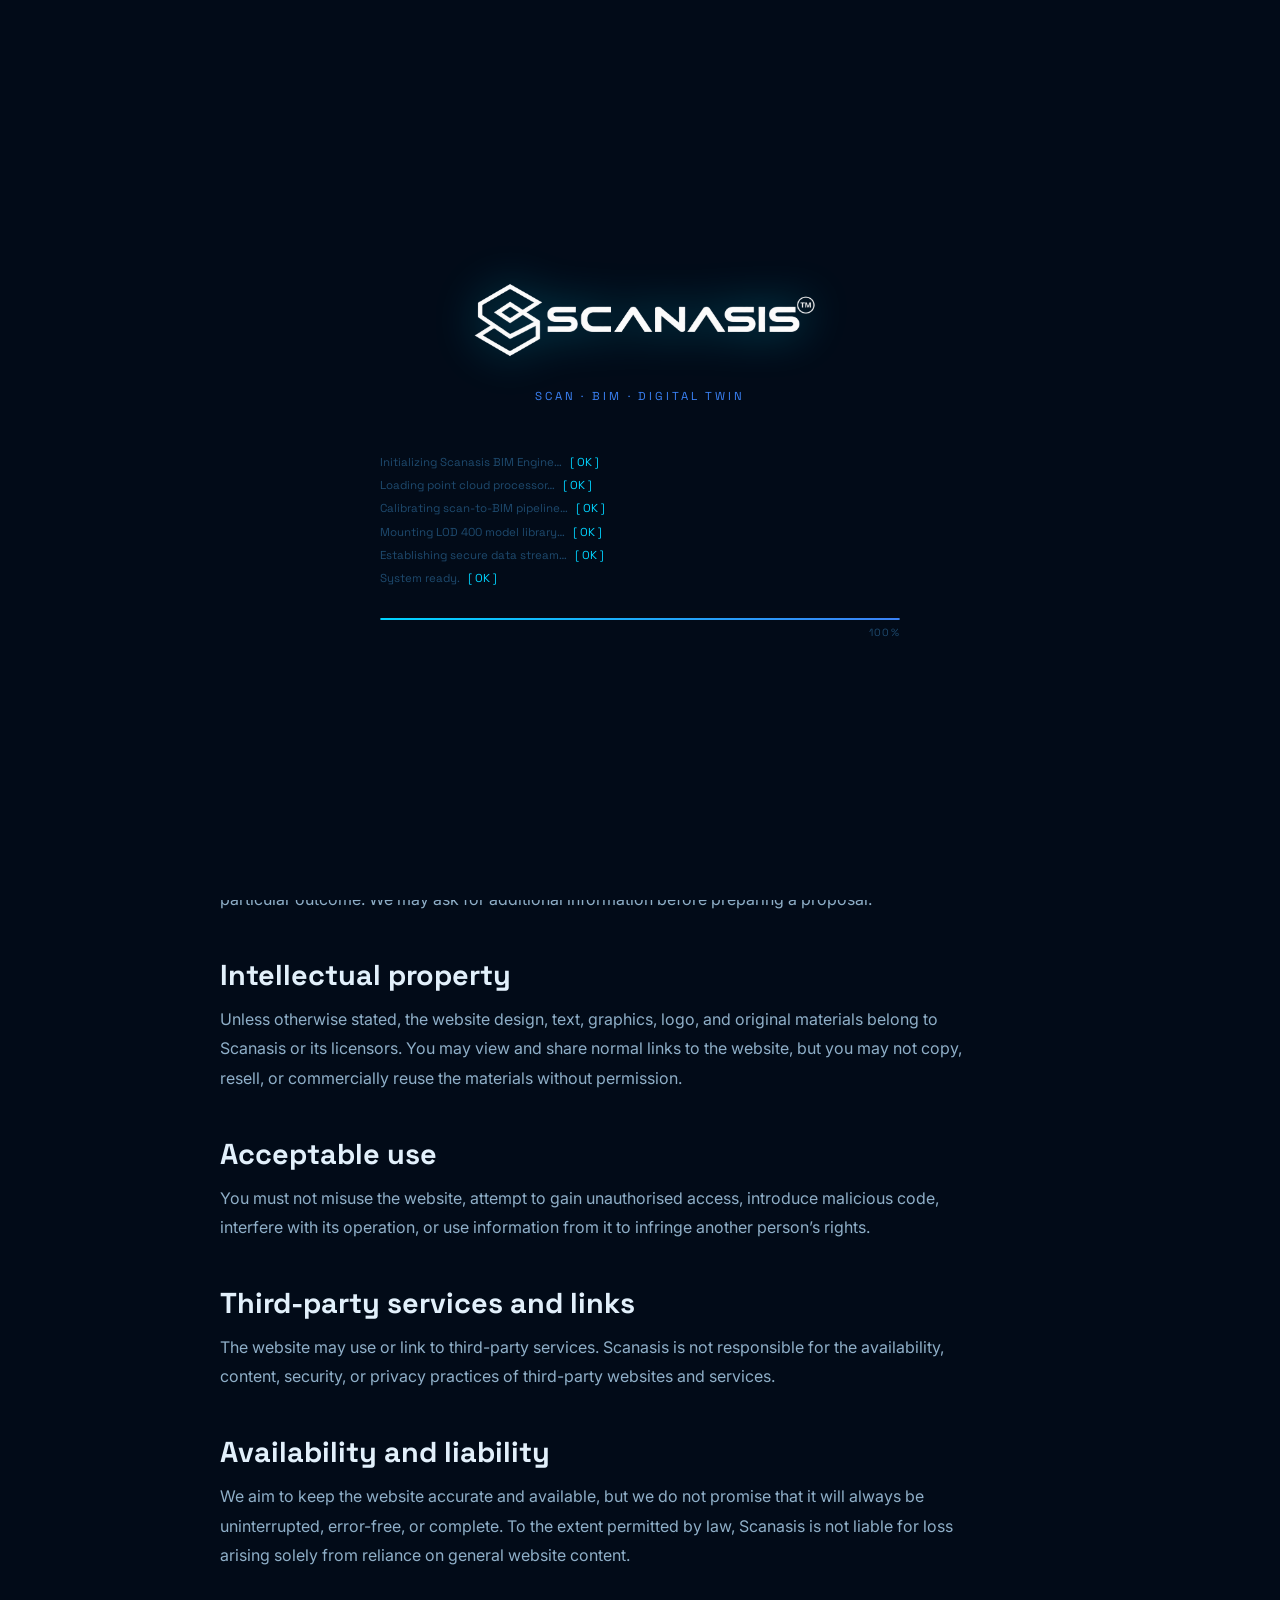
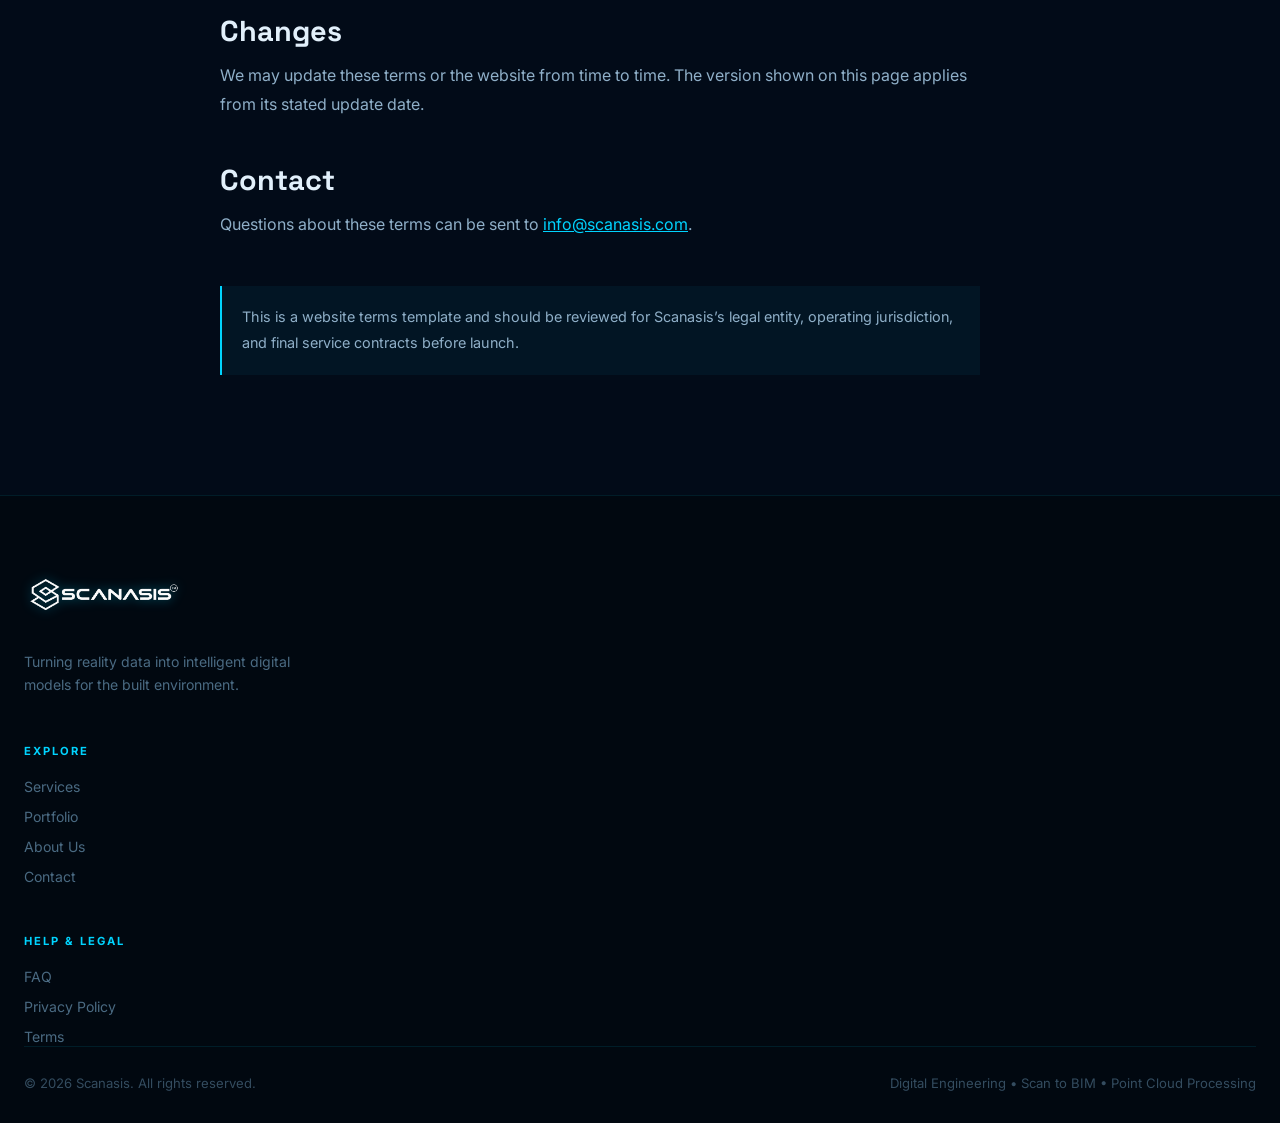
<file: terms.html>
<!DOCTYPE html>
<html lang="en">
<head>
  <meta charset="UTF-8" />
  <meta name="viewport" content="width=device-width, initial-scale=1.0" />
  <title>Scanasis | Terms &amp; Conditions</title>
  <meta name="description" content="Read the Scanasis website terms and conditions for using this website and requesting services." />
  <meta name="author" content="Scanasis" />
  <meta name="robots" content="index, follow" />
  <link rel="preconnect" href="https://fonts.googleapis.com" />
  <link rel="preconnect" href="https://fonts.gstatic.com" crossorigin />
  <link href="https://fonts.googleapis.com/css2?family=Inter:wght@300;400;500;600;700;800;900&family=Space+Grotesk:wght@400;500;600;700&display=swap" rel="stylesheet" />
  <link rel="stylesheet" href="style.css" />
  <link rel="icon" href="data:image/svg+xml,<svg xmlns='http://www.w3.org/2000/svg' viewBox='0 0 32 32'><rect width='32' height='32' rx='6' fill='%230c1929'/><text y='22' x='4' font-size='18' fill='%233b82f6'>S</text></svg>" />
</head>
<body>
  <nav class="nav" id="nav" role="navigation" aria-label="Main navigation"><div class="nav-inner"><a href="index.html" class="nav-logo" aria-label="Scanasis Home"><img src="assets/scanasis-logo.png" alt="Scanasis Logo" class="nav-logo-img" /></a><ul class="nav-links" role="list"><li><a href="index.html" class="nav-link">Home</a></li><li><a href="services.html" class="nav-link">Services</a></li><li><a href="portfolio.html" class="nav-link">Portfolio</a></li><li><a href="about.html" class="nav-link">About</a></li><li><a href="contact.html" class="nav-link">Contact</a></li></ul><a href="contact.html" class="nav-cta btn btn-primary">Request a Quote</a><button class="nav-toggle" id="navToggle" aria-label="Toggle navigation" aria-expanded="false"><span class="hamburger-line"></span><span class="hamburger-line"></span><span class="hamburger-line"></span></button></div><div class="nav-mobile" id="navMobile" aria-hidden="true"><ul role="list"><li><a href="index.html" class="nav-mobile-link">Home</a></li><li><a href="services.html" class="nav-mobile-link">Services</a></li><li><a href="portfolio.html" class="nav-mobile-link">Portfolio</a></li><li><a href="about.html" class="nav-mobile-link">About</a></li><li><a href="contact.html" class="nav-mobile-link">Contact</a></li></ul><a href="contact.html" class="btn btn-primary nav-mobile-cta">Request a Quote</a></div></nav>
  <section class="page-hero" aria-label="Terms and conditions"><div class="container"><nav class="page-breadcrumb" aria-label="Breadcrumb"><a href="index.html">Home</a><span class="page-breadcrumb-sep" aria-hidden="true">›</span><span>Terms</span></nav><p class="page-hero-tag">Legal</p><h1 class="page-hero-title">Terms &amp; Conditions</h1><p class="page-hero-desc">The basic terms for using this website and requesting Scanasis services.</p></div></section>
  <main class="section policy-section"><div class="container policy-container">
    <p class="policy-updated">Last updated: 26 September 2026</p>
    <p>By using this website, you agree to use it lawfully and to respect these terms. If you do not agree, please do not use the website.</p>
    <h2>Website content</h2><p>The information on this website is provided for general information about Scanasis and its services. It is not a binding quote, technical specification, survey, design instruction, or professional advice. Project scope, programme, deliverables, fees, and responsibilities are confirmed separately in writing.</p>
    <h2>Project enquiries</h2><p>Submitting an enquiry does not create a contract or guarantee availability, pricing, delivery dates, or a particular outcome. We may ask for additional information before preparing a proposal.</p>
    <h2>Intellectual property</h2><p>Unless otherwise stated, the website design, text, graphics, logo, and original materials belong to Scanasis or its licensors. You may view and share normal links to the website, but you may not copy, resell, or commercially reuse the materials without permission.</p>
    <h2>Acceptable use</h2><p>You must not misuse the website, attempt to gain unauthorised access, introduce malicious code, interfere with its operation, or use information from it to infringe another person’s rights.</p>
    <h2>Third-party services and links</h2><p>The website may use or link to third-party services. Scanasis is not responsible for the availability, content, security, or privacy practices of third-party websites and services.</p>
    <h2>Availability and liability</h2><p>We aim to keep the website accurate and available, but we do not promise that it will always be uninterrupted, error-free, or complete. To the extent permitted by law, Scanasis is not liable for loss arising solely from reliance on general website content.</p>
    <h2>Changes</h2><p>We may update these terms or the website from time to time. The version shown on this page applies from its stated update date.</p>
    <h2>Contact</h2><p>Questions about these terms can be sent to <a href="mailto:info@scanasis.com">info@scanasis.com</a>.</p>
    <p class="policy-note">This is a website terms template and should be reviewed for Scanasis’s legal entity, operating jurisdiction, and final service contracts before launch.</p>
  </div></main>
  <footer class="footer"><div class="container footer-container"><div class="footer-brand"><a href="index.html" class="footer-logo" aria-label="Scanasis Home"><img src="assets/scanasis-logo.png" alt="Scanasis" class="footer-logo-img" loading="lazy" /></a><p class="footer-tagline">Turning reality data into intelligent digital models for the built environment.</p></div><div class="footer-col"><h4 class="footer-col-title">Explore</h4><ul class="footer-links" role="list"><li><a href="services.html" class="footer-link">Services</a></li><li><a href="portfolio.html" class="footer-link">Portfolio</a></li><li><a href="about.html" class="footer-link">About Us</a></li><li><a href="contact.html" class="footer-link">Contact</a></li></ul></div><div class="footer-col"><h4 class="footer-col-title">Help &amp; legal</h4><ul class="footer-links" role="list"><li><a href="faq.html" class="footer-link">FAQ</a></li><li><a href="privacy.html" class="footer-link">Privacy Policy</a></li><li><a href="terms.html" class="footer-link">Terms</a></li></ul></div></div><div class="container footer-bottom"><p class="footer-copy">&copy; <span id="year"></span> Scanasis. All rights reserved.</p><p class="footer-legal">Digital Engineering &bull; Scan to BIM &bull; Point Cloud Processing</p></div></footer>
  <script src="script.js"></script>
</body>
</html>
</file>
<file: style.css>
/* ================================================================
   SCANASIS — FUTURISTIC INTERFACE
   ================================================================ */

*, *::before, *::after { box-sizing: border-box; margin: 0; padding: 0; }

html { scroll-behavior: smooth; -webkit-font-smoothing: antialiased; cursor: none; }

body {
  font-family: 'Inter', system-ui, sans-serif;
  background: #020b18;
  color: #c8dff0;
  min-height: 100vh;
  overflow-x: hidden;
  cursor: none;
}

a, button { cursor: none; }

:root {
  --bg:          #020b18;
  --bg-deep:     #010810;
  --surface:     rgba(6, 20, 40, 0.85);
  --surface-2:   rgba(8, 28, 55, 0.7);
  --cyan:        #00d4ff;
  --cyan-dim:    rgba(0, 212, 255, 0.12);
  --cyan-glow:   rgba(0, 212, 255, 0.4);
  --blue:        #3b82f6;
  --blue-dim:    rgba(59, 130, 246, 0.15);
  --purple:      #a855f7;
  --text:        #e2f0fb;
  --text-soft:   #8fafc8;
  --muted:       #4a6a82;
  --line:        rgba(0, 212, 255, 0.1);
  --line-glow:   rgba(0, 212, 255, 0.3);
  --accent:      #00d4ff;
  --radius-sm:   6px;
  --radius:      12px;
  --radius-lg:   20px;
  --font-display: 'Space Grotesk', 'Inter', sans-serif;
  --font-body:    'Inter', system-ui, sans-serif;
  --nav-h:       72px;
  --section-v:   120px;
  --container:   1280px;
  --duration:    0.6s;
  --ease-out:    cubic-bezier(0.16, 1, 0.3, 1);
  --ease-spring: cubic-bezier(0.34, 1.56, 0.64, 1);
}

/* ─── CUSTOM CURSOR ─────────────────────────────────────────── */
#cursor-dot {
  position: fixed;
  top: 0; left: 0;
  width: 6px; height: 6px;
  background: var(--cyan);
  border-radius: 50%;
  pointer-events: none;
  z-index: 99999;
  transform: translate(-50%, -50%);
  box-shadow: 0 0 8px var(--cyan), 0 0 20px var(--cyan-glow);
  transition: width 0.2s, height 0.2s;
}

#cursor-ring {
  position: fixed;
  top: 0; left: 0;
  width: 36px; height: 36px;
  border: 1.5px solid rgba(0, 212, 255, 0.5);
  border-radius: 50%;
  pointer-events: none;
  z-index: 99998;
  transform: translate(-50%, -50%);
  transition: width 0.35s var(--ease-spring), height 0.35s var(--ease-spring), border-color 0.3s, background 0.3s;
}

body.cursor-hover #cursor-dot { width: 10px; height: 10px; }
body.cursor-hover #cursor-ring {
  width: 56px; height: 56px;
  border-color: var(--cyan);
  background: rgba(0,212,255,0.04);
}
body.cursor-click #cursor-ring { width: 24px; height: 24px; border-color: var(--cyan); }

/* ─── SCANLINES ─────────────────────────────────────────────── */
#scanlines {
  position: fixed;
  inset: 0;
  pointer-events: none;
  z-index: 9997;
  background: repeating-linear-gradient(0deg, transparent, transparent 2px, rgba(0,0,0,0.03) 2px, rgba(0,0,0,0.03) 4px);
  opacity: 0.6;
}

/* ─── GLOBAL BG CANVAS ──────────────────────────────────────── */
#bg-canvas {
  position: fixed;
  inset: 0;
  pointer-events: none;
  z-index: 0;
}

/* ─── CONTAINER ─────────────────────────────────────────────── */
.container {
  width: min(var(--container), 100% - 48px);
  margin-inline: auto;
  position: relative;
  z-index: 1;
}

/* ─── TYPOGRAPHY ────────────────────────────────────────────── */
.section-tag {
  font-size: 0.7rem;
  font-weight: 700;
  letter-spacing: 0.22em;
  text-transform: uppercase;
  color: var(--cyan);
  margin-bottom: 14px;
  display: flex;
  align-items: center;
  gap: 10px;
}

.section-tag::before {
  content: '';
  display: block;
  width: 24px; height: 1px;
  background: var(--cyan);
  box-shadow: 0 0 6px var(--cyan);
}

.section-title {
  font-family: var(--font-display);
  font-size: clamp(2rem, 4vw, 3.2rem);
  font-weight: 700;
  line-height: 1.1;
  color: var(--text);
  letter-spacing: -0.02em;
}

.section-desc {
  font-size: 1.05rem;
  color: var(--text-soft);
  line-height: 1.7;
  max-width: 600px;
}

.section-header {
  display: flex;
  flex-direction: column;
  gap: 16px;
  margin-bottom: 64px;
}

.gradient-text {
  background: linear-gradient(135deg, var(--cyan) 0%, var(--blue) 50%, var(--purple) 100%);
  -webkit-background-clip: text;
  -webkit-text-fill-color: transparent;
  background-clip: text;
  display: inline-block;
}

/* ─── BUTTONS ───────────────────────────────────────────────── */
.btn {
  display: inline-flex;
  align-items: center;
  gap: 8px;
  font-family: var(--font-body);
  font-size: 0.9rem;
  font-weight: 600;
  letter-spacing: 0.04em;
  border-radius: 6px;
  text-decoration: none;
  border: none;
  padding: 12px 24px;
  position: relative;
  overflow: hidden;
  transition: transform 0.2s var(--ease-spring), box-shadow 0.3s;
  will-change: transform;
}

.btn-lg { padding: 14px 32px; font-size: 0.95rem; }

.btn-primary {
  background: linear-gradient(135deg, var(--cyan) 0%, var(--blue) 100%);
  color: #020b18;
  font-weight: 700;
  box-shadow: 0 0 20px rgba(0,212,255,0.3), 0 4px 15px rgba(59,130,246,0.3);
}

.btn-primary:hover {
  box-shadow: 0 0 40px rgba(0,212,255,0.5), 0 8px 30px rgba(59,130,246,0.4);
  transform: translateY(-2px);
}

.btn-ghost {
  background: transparent;
  color: var(--cyan);
  border: 1px solid rgba(0,212,255,0.3);
}

.btn-ghost:hover {
  border-color: var(--cyan);
  box-shadow: 0 0 20px rgba(0,212,255,0.15), inset 0 0 20px rgba(0,212,255,0.05);
  transform: translateY(-2px);
}

.btn-icon {
  width: 16px; height: 16px;
  transition: transform 0.3s var(--ease-spring);
  flex-shrink: 0;
}
.btn:hover .btn-icon { transform: translateX(4px); }

/* ─── SECTION BASE ──────────────────────────────────────────── */
.section { padding-block: var(--section-v); position: relative; }

/* ─── NAVIGATION ────────────────────────────────────────────── */
.nav {
  position: fixed;
  top: 0; left: 0; right: 0;
  z-index: 1000;
  height: var(--nav-h);
  transition: background 0.4s, backdrop-filter 0.4s, border-color 0.4s;
  border-bottom: 1px solid transparent;
}

.nav.scrolled {
  background: rgba(2, 11, 24, 0.92);
  backdrop-filter: blur(20px) saturate(180%);
  border-bottom-color: var(--line);
  box-shadow: 0 0 30px rgba(0,212,255,0.04);
}

.nav-inner {
  display: flex;
  align-items: center;
  height: 100%;
  gap: 40px;
  padding-inline: 32px;
}

.nav-logo {
  display: flex;
  align-items: center;
  gap: 10px;
  text-decoration: none;
  flex-shrink: 0;
}

.nav-logo-img {
  width: 132px; height: 60px; object-fit: contain;
  filter: drop-shadow(0 0 8px var(--cyan-glow));
}

.nav-logo-text {
  font-family: var(--font-display);
  font-size: 1.15rem;
  font-weight: 700;
  color: var(--text);
  letter-spacing: 0.05em;
}

.nav-links { display: flex; list-style: none; gap: 4px; margin-left: auto; }

.nav-link {
  font-size: 0.85rem;
  font-weight: 500;
  color: var(--text-soft);
  text-decoration: none;
  padding: 6px 14px;
  border-radius: 4px;
  transition: color 0.2s;
  letter-spacing: 0.05em;
  position: relative;
}

.nav-link::after {
  content: '';
  position: absolute;
  bottom: 2px; left: 50%; right: 50%;
  height: 1px;
  background: var(--cyan);
  box-shadow: 0 0 6px var(--cyan);
  transition: left 0.3s var(--ease-out), right 0.3s var(--ease-out);
}

.nav-link:hover { color: var(--cyan); }
.nav-link:hover::after { left: 14px; right: 14px; }

.nav-cta { margin-left: 8px; }

.nav-toggle {
  display: none;
  flex-direction: column;
  gap: 5px;
  background: none;
  border: none;
  padding: 8px;
  margin-left: auto;
}

.hamburger-line {
  display: block;
  width: 22px; height: 2px;
  background: var(--cyan);
  box-shadow: 0 0 6px var(--cyan-glow);
  border-radius: 2px;
  transition: transform 0.3s, opacity 0.3s;
}

.nav-mobile {
  display: none;
  background: rgba(2,11,24,0.97);
  backdrop-filter: blur(20px);
  border-bottom: 1px solid var(--line);
  padding: 20px 32px;
}

.nav-mobile ul { list-style: none; display: flex; flex-direction: column; gap: 4px; }

.nav-mobile-link {
  display: block;
  padding: 12px 16px;
  color: var(--text-soft);
  text-decoration: none;
  font-size: 0.95rem;
  border-radius: 6px;
  transition: color 0.2s, background 0.2s;
}

.nav-mobile-link:hover { color: var(--cyan); background: var(--cyan-dim); }
.nav-mobile-cta { width: 100%; justify-content: center; margin-top: 12px; }

/* ─── HERO ──────────────────────────────────────────────────── */
.hero {
  min-height: 100vh;
  display: flex;
  align-items: center;
  position: relative;
  overflow: hidden;
  padding-top: var(--nav-h);
}

.hero-bg {
  position: absolute;
  inset: -10%;
  background-image: url('assets/bim-hero.jpg');
  background-size: cover;
  background-position: center;
  will-change: transform;
  transform-origin: center center;
}

.hero-overlay {
  position: absolute;
  inset: 0;
  background:
    radial-gradient(ellipse 80% 60% at 60% 40%, rgba(0,212,255,0.05) 0%, transparent 70%),
    linear-gradient(160deg, rgba(2,11,24,0.8) 0%, rgba(2,11,24,0.55) 40%, rgba(2,11,24,0.88) 100%);
}

.hero-grid {
  position: absolute;
  inset: 0;
  background-image:
    linear-gradient(rgba(0,212,255,0.05) 1px, transparent 1px),
    linear-gradient(90deg, rgba(0,212,255,0.05) 1px, transparent 1px);
  background-size: 60px 60px;
  mask-image: radial-gradient(ellipse 100% 80% at 50% 50%, black 40%, transparent 100%);
  animation: gridPulse 5s ease-in-out infinite;
}

@keyframes gridPulse {
  0%, 100% { opacity: 0.4; }
  50% { opacity: 0.9; }
}

.hero-container {
  position: relative;
  z-index: 2;
  padding-block: 80px;
  max-width: 800px;
}

.hero-badge {
  display: inline-flex;
  align-items: center;
  gap: 8px;
  font-size: 0.72rem;
  font-weight: 700;
  letter-spacing: 0.18em;
  text-transform: uppercase;
  color: var(--cyan);
  border: 1px solid rgba(0,212,255,0.3);
  border-radius: 100px;
  padding: 6px 16px;
  background: rgba(0,212,255,0.05);
  backdrop-filter: blur(8px);
  margin-bottom: 28px;
}

.badge-dot {
  width: 6px; height: 6px;
  background: var(--cyan);
  border-radius: 50%;
  box-shadow: 0 0 8px var(--cyan);
  animation: badgePulse 2s ease-in-out infinite;
}

@keyframes badgePulse {
  0%, 100% { opacity: 1; transform: scale(1); }
  50% { opacity: 0.4; transform: scale(0.7); }
}

.hero-headline {
  font-family: var(--font-display);
  font-size: clamp(2.8rem, 6vw, 5rem);
  font-weight: 800;
  line-height: 1.05;
  letter-spacing: -0.03em;
  color: var(--text);
  margin-bottom: 24px;
}

.hero-sub {
  font-size: 1.1rem;
  color: var(--text-soft);
  line-height: 1.7;
  max-width: 560px;
  margin-bottom: 40px;
}

.hero-ctas { display: flex; gap: 16px; flex-wrap: wrap; margin-bottom: 64px; }

.hero-stats { display: flex; gap: 40px; align-items: center; }

.hero-stat { display: flex; flex-direction: column; gap: 4px; }

.stat-number {
  font-family: var(--font-display);
  font-size: 2rem;
  font-weight: 800;
  color: var(--cyan);
  text-shadow: 0 0 20px var(--cyan-glow);
  letter-spacing: -0.02em;
}

.stat-label {
  font-size: 0.75rem;
  color: var(--text-soft);
  letter-spacing: 0.1em;
  text-transform: uppercase;
}

.hero-stat-divider {
  width: 1px; height: 40px;
  background: linear-gradient(to bottom, transparent, var(--line-glow), transparent);
}

.scroll-indicator { position: absolute; bottom: 40px; left: 50%; transform: translateX(-50%); z-index: 2; }

.scroll-line {
  display: block;
  width: 1px; height: 60px;
  background: linear-gradient(to bottom, var(--cyan), transparent);
  margin: 0 auto;
  animation: scrollPulse 2s ease-in-out infinite;
}

@keyframes scrollPulse {
  0% { opacity: 0; transform: scaleY(0); transform-origin: top; }
  50% { opacity: 1; transform: scaleY(1); }
  100% { opacity: 0; transform: scaleY(1); transform-origin: bottom; }
}

/* ─── SERVICES ──────────────────────────────────────────────── */
.services-section { background: var(--bg); }

.services-section::before {
  content: '';
  position: absolute;
  inset: 0;
  background-image:
    linear-gradient(rgba(0,212,255,0.025) 1px, transparent 1px),
    linear-gradient(90deg, rgba(0,212,255,0.025) 1px, transparent 1px);
  background-size: 40px 40px;
  pointer-events: none;
}

.services-grid {
  display: grid;
  grid-template-columns: repeat(3, 1fr);
  gap: 20px;
}

/* ── Image Tile Card ── */
.service-card {
  position: relative;
  overflow: hidden;
  border-radius: var(--radius-lg);
  min-height: 300px;
  border: 1px solid rgba(0,212,255,0.1);
  transition: border-color 0.4s, box-shadow 0.4s;
  cursor: none;
}

.service-card:hover {
  border-color: rgba(0,212,255,0.35);
  box-shadow: 0 0 40px rgba(0,212,255,0.12), 0 16px 48px rgba(0,0,0,0.5);
}

/* Photo background layer */
.tile-img-bg {
  position: absolute;
  inset: 0;
  background-image: var(--tile-img);
  background-size: cover;
  background-position: center;
  transition: transform 0.8s var(--ease-out), filter 0.6s;
  filter: brightness(0.45) saturate(0.6) hue-rotate(170deg);
}

.service-card:hover .tile-img-bg {
  transform: scale(1.07);
  filter: brightness(0.6) saturate(0.85) hue-rotate(170deg);
}

/* Gradient overlay — deep at bottom, fades to transparent at top */
.tile-overlay {
  position: absolute;
  inset: 0;
  background:
    linear-gradient(to top,
      rgba(2,11,24,0.98) 0%,
      rgba(2,11,24,0.75) 38%,
      rgba(2,11,24,0.25) 68%,
      rgba(2,11,24,0.05) 100%);
  z-index: 1;
}

/* Cyan edge glow on hover */
.tile-overlay::after {
  content: '';
  position: absolute;
  inset: 0;
  opacity: 0;
  border-radius: inherit;
  background: radial-gradient(circle at var(--mx,50%) var(--my,50%), rgba(0,212,255,0.1), transparent 60%);
  transition: opacity 0.4s;
}

.service-card:hover .tile-overlay::after { opacity: 1; }

/* Card content sits above overlay */
.service-card-inner {
  position: relative;
  z-index: 2;
  padding: 28px 28px 28px;
  height: 100%;
  min-height: 300px;
  display: flex;
  flex-direction: column;
  justify-content: space-between;
}

/* Icon at the top */
.service-tile-top { display: flex; align-items: flex-start; }

/* Title + reveal at the bottom */
.service-tile-bottom { display: flex; flex-direction: column; gap: 10px; }

.service-icon-wrap {
  width: 46px; height: 46px;
  border-radius: 10px;
  background: rgba(2,11,24,0.6);
  border: 1px solid rgba(0,212,255,0.3);
  backdrop-filter: blur(8px);
  display: flex;
  align-items: center;
  justify-content: center;
  transition: background 0.3s, border-color 0.3s, box-shadow 0.3s;
  flex-shrink: 0;
}

.service-card:hover .service-icon-wrap {
  background: rgba(0,212,255,0.15);
  border-color: var(--cyan);
  box-shadow: 0 0 20px rgba(0,212,255,0.3);
}

.service-icon {
  width: 24px; height: 24px;
  color: var(--cyan);
  transition: transform 0.4s var(--ease-spring);
}

.service-card:hover .service-icon { transform: scale(1.15) rotate(5deg); }

.service-title {
  font-family: var(--font-display);
  font-size: 1.08rem;
  font-weight: 700;
  color: #fff;
  text-shadow: 0 2px 12px rgba(0,0,0,0.8);
  transition: color 0.3s;
  line-height: 1.25;
}

.service-card:hover .service-title { color: var(--cyan); }

/* Description + tags slide up on hover */
.service-tile-reveal {
  overflow: hidden;
  max-height: 0;
  opacity: 0;
  transition: max-height 0.45s var(--ease-out), opacity 0.35s ease;
  display: flex;
  flex-direction: column;
  gap: 10px;
}

.service-card:hover .service-tile-reveal {
  max-height: 180px;
  opacity: 1;
}

.service-desc {
  font-size: 0.84rem;
  color: rgba(200,224,240,0.88);
  line-height: 1.65;
}

.service-tags { display: flex; gap: 7px; flex-wrap: wrap; }

.tag {
  font-size: 0.68rem;
  font-weight: 600;
  letter-spacing: 0.08em;
  padding: 3px 10px;
  border-radius: 100px;
  border: 1px solid rgba(0,212,255,0.3);
  color: var(--cyan);
  background: rgba(0,212,255,0.08);
  backdrop-filter: blur(4px);
  transition: background 0.3s, border-color 0.3s;
}

.service-card:hover .tag {
  border-color: rgba(0,212,255,0.5);
  background: rgba(0,212,255,0.15);
}

/* Wide VDC card spans full width */
.service-card-wide {
  grid-column: 1 / -1;
  min-height: 220px;
}

.service-card-wide .service-card-inner {
  flex-direction: row;
  align-items: center;
  gap: 40px;
  min-height: 220px;
}

.service-card-wide .service-tile-bottom {
  flex: 1;
}

.service-card-wide .service-tile-reveal {
  max-height: none;
  opacity: 1;
}

.service-card-wide .service-title {
  font-size: 1.3rem;
}

.service-vdc-content { flex: 1; }

/* ─── PROCESS ───────────────────────────────────────────────── */
.process-section { position: relative; overflow: hidden; }

.process-bg-img {
  position: absolute;
  inset: 0;
  background-image: url('assets/about-bg.jpg');
  background-size: cover;
  background-position: center;
  filter: brightness(0.12) saturate(0.3) hue-rotate(185deg);
}

.process-overlay {
  position: absolute;
  inset: 0;
  background:
    radial-gradient(ellipse 60% 80% at 10% 50%, rgba(0,212,255,0.07) 0%, transparent 60%),
    linear-gradient(160deg, rgba(2,11,24,0.94) 0%, rgba(2,11,24,0.82) 50%, rgba(2,11,24,0.96) 100%);
}

.process-container { position: relative; z-index: 1; }

.section-tag-light { color: var(--cyan); }
.section-title-light { color: var(--text); }
.section-desc-light { color: var(--text-soft); }

.process-steps { display: flex; flex-direction: column; gap: 0; max-width: 800px; }

.process-step {
  display: grid;
  grid-template-columns: 64px 2px 1fr;
  gap: 0 28px;
  position: relative;
}

.step-number-wrap {
  display: flex;
  align-items: flex-start;
  justify-content: flex-end;
  padding-top: 4px;
}

.step-number {
  font-family: var(--font-display);
  font-size: 0.72rem;
  font-weight: 800;
  color: var(--cyan);
  letter-spacing: 0.1em;
  text-shadow: 0 0 10px var(--cyan-glow);
  width: 36px; height: 36px;
  border-radius: 50%;
  border: 1px solid rgba(0,212,255,0.3);
  display: flex;
  align-items: center;
  justify-content: center;
  background: rgba(0,212,255,0.06);
  transition: background 0.3s, border-color 0.3s, box-shadow 0.3s;
  flex-shrink: 0;
}

.process-step:hover .step-number {
  background: rgba(0,212,255,0.15);
  border-color: var(--cyan);
  box-shadow: 0 0 20px rgba(0,212,255,0.35);
}

.step-connector {
  width: 2px;
  background: linear-gradient(to bottom, rgba(0,212,255,0.3), rgba(0,212,255,0.04));
  min-height: 100%;
}

.process-step-last .step-connector { background: none; }

.step-content { padding-bottom: 48px; padding-top: 4px; }

.step-title {
  font-family: var(--font-display);
  font-size: 1.1rem;
  font-weight: 700;
  color: var(--text);
  margin-bottom: 10px;
  transition: color 0.3s;
}

.process-step:hover .step-title { color: var(--cyan); }

.step-desc {
  font-size: 0.9rem;
  color: var(--text-soft);
  line-height: 1.7;
  margin-bottom: 14px;
}

.step-formats { list-style: none; display: flex; flex-direction: column; gap: 4px; }

.step-formats li {
  font-size: 0.78rem;
  color: var(--muted);
  letter-spacing: 0.06em;
  position: relative;
  padding-left: 14px;
}

.step-formats li::before { content: '›'; position: absolute; left: 0; color: var(--cyan); }

/* ─── INDUSTRIES ────────────────────────────────────────────── */
.industries-section { background: var(--bg-deep); position: relative; }

.industries-section::before {
  content: '';
  position: absolute;
  inset: 0;
  background: radial-gradient(ellipse 70% 50% at 50% 0%, rgba(0,212,255,0.04), transparent 70%);
  pointer-events: none;
}

.industries-feature {
  position: relative;
  border-radius: var(--radius-lg);
  overflow: hidden;
  margin-bottom: 48px;
  border: 1px solid var(--line);
  box-shadow: 0 0 40px rgba(0,212,255,0.04);
  transition: box-shadow 0.4s, border-color 0.4s;
}

.industries-feature:hover {
  border-color: rgba(0,212,255,0.2);
  box-shadow: 0 0 60px rgba(0,212,255,0.1);
}

.industries-img {
  width: 100%;
  aspect-ratio: 21/6;
  object-fit: cover;
  display: block;
  filter: saturate(0.4) brightness(0.65) hue-rotate(185deg);
  transition: filter 0.5s, transform 0.6s;
}

.industries-feature:hover .industries-img {
  filter: saturate(0.6) brightness(0.8) hue-rotate(185deg);
  transform: scale(1.025);
}

.industries-img-overlay {
  position: absolute;
  inset: 0;
  background: linear-gradient(to right, rgba(2,11,24,0.5) 0%, transparent 25%, transparent 75%, rgba(2,11,24,0.5) 100%);
  pointer-events: none;
}

.industries-grid {
  display: grid;
  grid-template-columns: repeat(4, 1fr);
  gap: 20px;
}

/* ── Industry Image Tile ── */
.industry-card {
  position: relative;
  overflow: hidden;
  border-radius: var(--radius);
  min-height: 230px;
  border: 1px solid rgba(0,212,255,0.1);
  transition: border-color 0.4s, box-shadow 0.4s, transform 0.35s var(--ease-out);
  cursor: none;
}

.industry-card:hover {
  border-color: rgba(0,212,255,0.35);
  box-shadow: 0 0 36px rgba(0,212,255,0.12), 0 14px 40px rgba(0,0,0,0.55);
  transform: translateY(-5px);
}

/* Trigger shared tile-img-bg zoom on hover */
.industry-card:hover .tile-img-bg {
  transform: scale(1.08);
  filter: brightness(0.6) saturate(0.85) hue-rotate(170deg);
}

.industry-card:hover .tile-overlay::after { opacity: 1; }

/* Inner layout identical to service tiles */
.industry-card .service-card-inner {
  min-height: 230px;
}

.industry-icon {
  width: 42px; height: 42px;
  border-radius: 10px;
  background: rgba(2,11,24,0.6);
  border: 1px solid rgba(0,212,255,0.3);
  backdrop-filter: blur(8px);
  display: flex;
  align-items: center;
  justify-content: center;
  color: var(--cyan);
  transition: all 0.3s;
  flex-shrink: 0;
}

.industry-card:hover .industry-icon {
  background: rgba(0,212,255,0.15);
  border-color: var(--cyan);
  box-shadow: 0 0 15px rgba(0,212,255,0.3);
}

.industry-icon svg { width: 20px; height: 20px; }

.industry-name {
  font-family: var(--font-display);
  font-size: 1rem;
  font-weight: 700;
  color: #fff;
  text-shadow: 0 2px 12px rgba(0,0,0,0.8);
  transition: color 0.3s;
  line-height: 1.25;
}

.industry-card:hover .industry-name { color: var(--cyan); }

.industry-desc {
  font-size: 0.8rem;
  color: rgba(200,224,240,0.85);
  line-height: 1.6;
}

/* ─── ABOUT ─────────────────────────────────────────────────── */
.about-section { background: var(--bg); position: relative; }

.about-section::before {
  content: '';
  position: absolute;
  right: 0; top: 0; bottom: 0;
  width: 50%;
  background: radial-gradient(ellipse 80% 60% at 80% 50%, rgba(59,130,246,0.04), transparent 70%);
  pointer-events: none;
}

.about-container {
  display: grid;
  grid-template-columns: 1fr 1fr;
  gap: 80px;
  align-items: center;
}

.about-visual { position: relative; }

.about-img-primary-wrap {
  border-radius: var(--radius-lg);
  overflow: hidden;
  border: 1px solid var(--line);
  position: relative;
  box-shadow: 0 0 40px rgba(0,212,255,0.05);
  transition: box-shadow 0.4s, border-color 0.4s;
}

.about-img-primary-wrap:hover {
  border-color: rgba(0,212,255,0.2);
  box-shadow: 0 0 60px rgba(0,212,255,0.1);
}

.about-img-primary {
  width: 100%;
  aspect-ratio: 4/3;
  object-fit: cover;
  display: block;
  filter: saturate(0.55) brightness(0.8) hue-rotate(185deg);
  transition: filter 0.5s, transform 0.5s;
}

.about-img-primary-wrap:hover .about-img-primary {
  filter: saturate(0.75) brightness(0.95) hue-rotate(185deg);
  transform: scale(1.03);
}

.about-img-secondary-wrap {
  position: absolute;
  bottom: -32px; right: -32px;
  width: 55%;
  border-radius: var(--radius);
  overflow: hidden;
  border: 1px solid rgba(0,212,255,0.2);
  box-shadow: 0 0 30px rgba(0,212,255,0.1), 0 16px 40px rgba(0,0,0,0.4);
  transition: all 0.4s;
}

.about-img-secondary-wrap:hover {
  border-color: var(--cyan);
  box-shadow: 0 0 50px rgba(0,212,255,0.2), 0 16px 60px rgba(0,0,0,0.5);
  transform: scale(1.03);
}

.about-img-secondary {
  width: 100%;
  aspect-ratio: 4/3;
  object-fit: cover;
  display: block;
  filter: saturate(0.45) brightness(0.75) hue-rotate(185deg);
}

.about-stat-badge {
  position: absolute;
  top: -20px; left: -20px;
  background: linear-gradient(135deg, rgba(0,212,255,0.14), rgba(59,130,246,0.08));
  border: 1px solid rgba(0,212,255,0.3);
  border-radius: 10px;
  padding: 14px 20px;
  display: flex;
  flex-direction: column;
  gap: 2px;
  backdrop-filter: blur(10px);
  box-shadow: 0 0 20px rgba(0,212,255,0.1);
}

.about-stat-num {
  font-family: var(--font-display);
  font-size: 1.4rem;
  font-weight: 800;
  color: var(--cyan);
  text-shadow: 0 0 10px var(--cyan-glow);
}

.about-stat-txt {
  font-size: 0.72rem;
  font-weight: 600;
  color: var(--text-soft);
  letter-spacing: 0.08em;
}

.about-content { display: flex; flex-direction: column; gap: 20px; }

.about-title { font-size: clamp(1.8rem, 3vw, 2.6rem); line-height: 1.15; }

.about-lead { font-size: 1.05rem; color: var(--text); line-height: 1.7; }

.about-body { font-size: 0.92rem; color: var(--text-soft); line-height: 1.75; }

.why-grid {
  display: grid;
  grid-template-columns: 1fr 1fr;
  gap: 16px;
  margin-top: 8px;
}

.why-card {
  display: flex;
  gap: 14px;
  align-items: flex-start;
  background: var(--surface);
  border: 1px solid var(--line);
  border-radius: var(--radius);
  padding: 18px 20px;
  transition: all 0.3s;
}

.why-card:hover {
  border-color: rgba(0,212,255,0.28);
  background: rgba(0,212,255,0.04);
  box-shadow: 0 0 20px rgba(0,212,255,0.06);
  transform: translateY(-3px);
}

.why-icon {
  width: 36px; height: 36px;
  flex-shrink: 0;
  border-radius: 8px;
  background: rgba(0,212,255,0.07);
  border: 1px solid rgba(0,212,255,0.14);
  display: flex;
  align-items: center;
  justify-content: center;
  color: var(--cyan);
  transition: all 0.3s;
}

.why-card:hover .why-icon {
  background: rgba(0,212,255,0.14);
  border-color: var(--cyan);
  box-shadow: 0 0 12px rgba(0,212,255,0.2);
}

.why-icon svg { width: 18px; height: 18px; }

.why-title {
  font-size: 0.88rem;
  font-weight: 700;
  color: var(--text);
  margin-bottom: 4px;
  transition: color 0.3s;
}

.why-card:hover .why-title { color: var(--cyan); }
.why-desc { font-size: 0.8rem; color: var(--text-soft); line-height: 1.55; }

/* ─── CONTACT ───────────────────────────────────────────────── */
.contact-section { background: var(--bg-deep); position: relative; overflow: hidden; }

.contact-bg-glow {
  position: absolute;
  top: 50%; left: 50%;
  transform: translate(-50%, -50%);
  width: 800px; height: 500px;
  border-radius: 50%;
  background: radial-gradient(ellipse, rgba(0,212,255,0.05), transparent 70%);
  pointer-events: none;
}

.contact-container {
  display: grid;
  grid-template-columns: 1fr 1fr;
  gap: 80px;
  align-items: start;
}

.contact-copy { padding-top: 0; }

.contact-headline {
  font-family: var(--font-display);
  font-size: clamp(1.6rem, 3vw, 2.4rem);
  font-weight: 700;
  color: var(--text);
  line-height: 1.2;
  margin-bottom: 16px;
}

.contact-sub {
  font-size: 0.95rem;
  color: var(--text-soft);
  line-height: 1.7;
  margin-bottom: 32px;
}

.contact-trust { display: flex; flex-direction: column; gap: 12px; margin-bottom: 32px; }

.trust-badge {
  display: flex;
  align-items: center;
  gap: 10px;
  font-size: 0.83rem;
  font-weight: 600;
  color: var(--text-soft);
  letter-spacing: 0.04em;
}

.trust-badge svg { width: 14px; height: 14px; color: var(--cyan); flex-shrink: 0; }

.contact-direct { font-size: 0.88rem; color: var(--muted); margin-top: 8px; }

.contact-email-link {
  color: var(--cyan);
  text-decoration: none;
  font-weight: 600;
  transition: text-shadow 0.3s;
}

.contact-email-link:hover { text-shadow: 0 0 10px var(--cyan-glow); }

.contact-form-wrap {
  background: var(--surface);
  border: 1px solid var(--line);
  border-radius: var(--radius-lg);
  padding: 40px;
  backdrop-filter: blur(10px);
  transition: border-color 0.4s, box-shadow 0.4s;
  position: relative;
  overflow: hidden;
}

.contact-form-wrap::before {
  content: '';
  position: absolute;
  top: 0; left: 0; right: 0;
  height: 1px;
  background: linear-gradient(to right, transparent, var(--cyan), transparent);
  opacity: 0.4;
}

.contact-form-wrap:hover {
  border-color: rgba(0,212,255,0.2);
  box-shadow: 0 0 40px rgba(0,212,255,0.06);
}

.contact-form { display: flex; flex-direction: column; gap: 20px; }

.form-row { display: grid; grid-template-columns: 1fr 1fr; gap: 16px; }

.form-group { display: flex; flex-direction: column; gap: 6px; }

.form-label {
  font-size: 0.75rem;
  font-weight: 700;
  color: var(--text-soft);
  letter-spacing: 0.1em;
  text-transform: uppercase;
}

.form-required { color: var(--cyan); margin-left: 2px; }

.form-input {
  width: 100%;
  background: rgba(0,212,255,0.03);
  border: 1px solid var(--line);
  border-radius: var(--radius-sm);
  color: var(--text);
  font-family: var(--font-body);
  font-size: 0.9rem;
  padding: 11px 14px;
  transition: border-color 0.3s, background 0.3s, box-shadow 0.3s;
  outline: none;
  appearance: none;
  -webkit-appearance: none;
}

.form-input::placeholder { color: var(--muted); opacity: 0.6; }

.form-input:hover {
  border-color: rgba(0,212,255,0.2);
  background: rgba(0,212,255,0.05);
}

.form-input:focus {
  border-color: var(--cyan);
  background: rgba(0,212,255,0.06);
  box-shadow: 0 0 0 3px rgba(0,212,255,0.1);
}

.form-input.is-invalid {
  border-color: #f87171;
  box-shadow: 0 0 0 3px rgba(248,113,113,0.1);
}

.form-select {
  background-image: url("data:image/svg+xml,%3Csvg xmlns='http://www.w3.org/2000/svg' viewBox='0 0 16 16' fill='%2300d4ff'%3E%3Cpath d='M4 6l4 4 4-4'/%3E%3C/svg%3E");
  background-repeat: no-repeat;
  background-position: right 12px center;
  background-size: 16px;
  padding-right: 36px;
}

.form-select option { background: #061428; color: var(--text); }

.form-textarea { resize: vertical; min-height: 120px; line-height: 1.6; }

.form-error { font-size: 0.78rem; color: #f87171; min-height: 16px; display: block; }

.form-submit { width: 100%; justify-content: center; margin-top: 4px; }

.form-spinner {
  width: 18px; height: 18px;
  display: none;
  animation: spin 0.8s linear infinite;
  flex-shrink: 0;
}

@keyframes spin { from { transform: rotate(0deg); } to { transform: rotate(360deg); } }

.form-submit.submitting .form-submit-label { opacity: 0.5; }
.form-submit.submitting .form-submit-icon { display: none; }
.form-submit.submitting .form-spinner { display: block; }
.form-submit:disabled { opacity: 0.7; transform: none !important; }

.form-status[hidden] { display: none; }

.form-status {
  display: flex;
  align-items: flex-start;
  gap: 10px;
  padding: 14px 16px;
  border-radius: var(--radius-sm);
  font-size: 0.88rem;
  line-height: 1.55;
}

.form-status svg { width: 18px; height: 18px; flex-shrink: 0; margin-top: 1px; }

.form-status-success {
  background: rgba(52,211,153,0.08);
  border: 1px solid rgba(52,211,153,0.25);
  color: #6ee7b7;
}

.form-status-error {
  background: rgba(248,113,113,0.08);
  border: 1px solid rgba(248,113,113,0.25);
  color: #fca5a5;
}

/* ─── FOOTER ────────────────────────────────────────────────── */
.footer { background: var(--bg-deep); border-top: 1px solid var(--line); padding-block: 60px 32px; }

.footer-container { display: flex; flex-direction: column; gap: 48px; }

.footer-top { display: grid; grid-template-columns: 2fr 1fr 1fr 1fr; gap: 40px; align-items: start; }

.footer-logo { display: flex; align-items: center; gap: 10px; margin-bottom: 16px; text-decoration: none; }

.footer-logo-img {
  width: 156px; height: 78px; object-fit: contain;
  filter: drop-shadow(0 0 6px var(--cyan-glow));
}

.footer-logo-text { font-family: var(--font-display); font-size: 1.1rem; font-weight: 700; color: var(--text); }

.footer-tagline { font-size: 0.88rem; color: var(--muted); line-height: 1.65; max-width: 280px; }

.footer-col-title {
  font-size: 0.7rem;
  font-weight: 700;
  letter-spacing: 0.18em;
  text-transform: uppercase;
  color: var(--cyan);
  margin-bottom: 18px;
}

.footer-links { display: flex; flex-direction: column; gap: 10px; list-style: none; }

.footer-link {
  font-size: 0.88rem;
  color: var(--muted);
  text-decoration: none;
  transition: color 0.2s, padding-left 0.2s;
}

.footer-link:hover { color: var(--cyan); padding-left: 6px; }

.footer-contact-list li { display: flex; align-items: flex-start; gap: 10px; font-size: 0.88rem; color: var(--muted); }

.footer-contact-list svg { width: 14px; height: 14px; flex-shrink: 0; margin-top: 2px; color: var(--cyan); opacity: 0.7; }

.footer-bottom {
  display: flex;
  justify-content: space-between;
  align-items: center;
  border-top: 1px solid var(--line);
  padding-top: 28px;
  gap: 16px;
  flex-wrap: wrap;
}

.footer-copy, .footer-legal { font-size: 0.82rem; color: var(--muted); opacity: 0.7; }

/* ─── POLICY AND FAQ PAGES ───────────────────────────────────── */
.policy-section, .faq-section { background: var(--bg); }
.policy-container, .faq-container { max-width: 840px; }
.policy-container { padding-top: 18px; }
.policy-container h2 { margin-top: 42px; margin-bottom: 12px; color: var(--text); font-family: var(--font-display); font-size: clamp(1.3rem, 2.5vw, 1.8rem); }
.policy-container p { max-width: 760px; color: var(--text-soft); font-size: 1rem; line-height: 1.85; }
.policy-container a, .faq-item a { color: var(--cyan); }
.policy-updated { color: var(--cyan) !important; font-size: 0.75rem !important; font-weight: 700; letter-spacing: 0.14em; text-transform: uppercase; }
.policy-note { margin-top: 46px; padding: 18px 20px; border-left: 2px solid var(--cyan); background: rgba(0,212,255,0.05); font-size: 0.9rem !important; }
.faq-container { display: flex; flex-direction: column; gap: 12px; }
.faq-item { border: 1px solid var(--line); background: rgba(11,27,46,0.52); }
.faq-item summary { cursor: pointer; list-style: none; padding: 22px 52px 22px 24px; color: var(--text); font-family: var(--font-display); font-size: 1.15rem; font-weight: 600; position: relative; }
.faq-item summary::-webkit-details-marker { display: none; }
.faq-item summary::after { content: '+'; position: absolute; right: 24px; color: var(--cyan); font-family: var(--font-body); font-size: 1.5rem; font-weight: 300; }
.faq-item[open] summary::after { content: '−'; }
.faq-item p { margin: 0; padding: 0 52px 24px 24px; color: var(--text-soft); line-height: 1.8; }

/* ─── REVEAL ANIMATIONS ─────────────────────────────────────── */
[class*="reveal-"] {
  opacity: 0;
  transition: opacity var(--duration) var(--ease-out), transform var(--duration) var(--ease-out);
}

.reveal-fade  { transform: translateY(10px); }
.reveal-up    { transform: translateY(40px); }
.reveal-left  { transform: translateX(-40px); }
.reveal-right { transform: translateX(40px); }
.reveal-card  { transform: translateY(30px); }
.reveal-step  { transform: translateX(-20px); }

.in-view { opacity: 1 !important; transform: none !important; }

/* ─── GLITCH ────────────────────────────────────────────────── */
@keyframes glitch1 {
  0%   { opacity: 0; transform: translateX(0); }
  20%  { opacity: 1; transform: translateX(-3px); }
  40%  { opacity: 0; transform: translateX(3px); }
  60%  { opacity: 1; transform: translateX(-1px); }
  100% { opacity: 0; transform: translateX(0); }
}

@keyframes glitch2 {
  0%   { opacity: 0; transform: translateX(0); }
  20%  { opacity: 1; transform: translateX(3px); }
  40%  { opacity: 0; transform: translateX(-3px); }
  60%  { opacity: 1; transform: translateX(1px); }
  100% { opacity: 0; transform: translateX(0); }
}

/* ─── RESPONSIVE ────────────────────────────────────────────── */
@media (max-width: 1024px) {
  :root { --section-v: 96px; }
  .services-grid { grid-template-columns: repeat(2, 1fr); }
  .service-card-wide { grid-column: span 2; }
  .industries-grid { grid-template-columns: repeat(3, 1fr); }
  .about-container { grid-template-columns: 1fr; gap: 60px; }
  .about-visual { max-width: 600px; margin-inline: auto; }
  .about-img-secondary-wrap { right: 0; }
  .contact-container { grid-template-columns: 1fr; gap: 44px; }
  .footer-top { grid-template-columns: 1fr 1fr; gap: 32px; }
  .footer-brand { grid-column: span 2; }
}

@media (max-width: 768px) {
  :root { --section-v: 80px; --nav-h: 64px; }
  .nav-links, .nav-cta { display: none; }
  .nav-toggle { display: flex; }
  .nav-mobile { display: block; }
  .hero-headline { font-size: clamp(2rem, 8vw, 3rem); }
  .hero-ctas { flex-direction: column; align-items: flex-start; gap: 12px; }
  .hero-ctas .btn { width: 100%; justify-content: center; }
  .hero-stats { gap: 24px; }
  .services-grid { grid-template-columns: 1fr; border-radius: var(--radius-lg); }
  .service-card-wide { grid-column: span 1; }
  .service-card-wide .service-card-inner { flex-direction: column; }
  .process-step { grid-template-columns: 48px 32px 1fr; gap: 0 16px; }
  .industries-grid { grid-template-columns: repeat(2, 1fr); }
  .about-img-secondary-wrap { right: 0; width: 50%; }
  .why-grid { grid-template-columns: 1fr; }
  .contact-container { grid-template-columns: 1fr; gap: 40px; }
  .form-row { grid-template-columns: 1fr; }
  .footer-top { grid-template-columns: 1fr; }
  .footer-brand { grid-column: auto; }
  .footer-bottom { flex-direction: column; text-align: center; }
  #cursor-dot, #cursor-ring, #scanlines { display: none; }
  body, a, button { cursor: auto; }
}

@media (max-width: 480px) {
  .hero-stats { flex-direction: column; gap: 16px; }
  .hero-stat-divider { display: none; }
  .industries-grid { grid-template-columns: 1fr; }
  .about-img-secondary-wrap { display: none; }
  .about-stat-badge { top: 12px; right: 12px; }
}

@media (prefers-reduced-motion: reduce) {
  * { animation-duration: 0.01ms !important; transition-duration: 0.01ms !important; }
  html { scroll-behavior: auto; }
  .hero-bg { transform: none !important; }
  #scanlines, #bg-canvas { display: none; }
}

/* ─── LAYOUT FIXES ──────────────────────────────────────────── */
.industry-card-center { grid-column: auto; }
.service-card-wide { grid-column: auto; }
.service-card-wide .service-card-inner { flex-direction: column; align-items: stretch; gap: 14px; }
.service-vdc-content { flex: initial; }

/* ================================================================
   ENHANCEMENT PACK — v4
   ================================================================ */

/* ─── LIDAR SWEEP (hero) ────────────────────────────────────── */
.lidar-sweep {
  position: absolute;
  top: 0; left: 0;
  width: 100%; height: 100%;
  pointer-events: none;
  z-index: 1;
  overflow: hidden;
}
.lidar-sweep::after {
  content: '';
  position: absolute;
  top: 0; left: -100%;
  width: 100%; height: 3px;
  background: linear-gradient(90deg, transparent 0%, rgba(0,212,255,0.0) 20%, rgba(0,212,255,0.7) 50%, rgba(0,212,255,0.0) 80%, transparent 100%);
  box-shadow: 0 0 20px rgba(0,212,255,0.5), 0 0 60px rgba(0,212,255,0.2);
  animation: lidarH 5s ease-in-out infinite 2s;
}
@keyframes lidarH {
  0%   { top:  8%; left: -100%; opacity:0; }
  5%   { opacity:1; }
  95%  { opacity:1; }
  100% { top: 85%;  left:  100%; opacity:0; }
}

/* ─── POINT CLOUD CANVAS ────────────────────────────────────── */
#pc-canvas {
  position: absolute;
  inset: 0;
  width: 100%; height: 100%;
  pointer-events: none;
  z-index: 1;
  opacity: 0.22;
}

/* ─── HERO HUD CHIPS ────────────────────────────────────────── */
.hero-hud-chips {
  position: absolute;
  inset: 0;
  pointer-events: none;
  z-index: 4;
}
.hud-chip {
  position: absolute;
  background: rgba(2,11,24,0.72);
  border: 1px solid rgba(0,212,255,0.28);
  backdrop-filter: blur(12px);
  border-radius: 8px;
  padding: 10px 16px;
  display: flex;
  flex-direction: column;
  gap: 2px;
  opacity: 0;
  animation: chipIn 0.6s var(--ease-out) var(--chip-del, 0.5s) forwards;
  animation-play-state: paused;
}
.hero.booted .hud-chip { animation-play-state: running; }
@keyframes chipIn {
  0%   { opacity: 0; transform: translateY(8px); }
  100% { opacity: 1; transform: none; }
}
.hud-chip::before {
  content: '';
  position: absolute;
  top: 0; left: 0; right: 0;
  height: 1px;
  background: linear-gradient(90deg, transparent, rgba(0,212,255,0.5), transparent);
}
.hud-chip-corner {
  position: absolute;
  width: 6px; height: 6px;
  top: -1px; right: -1px;
  border-top: 1.5px solid var(--cyan);
  border-right: 1.5px solid var(--cyan);
  border-radius: 0 4px 0 0;
}
.hud-chip-val {
  font-family: var(--font-display);
  font-size: 1.1rem;
  font-weight: 700;
  color: var(--cyan);
  line-height: 1;
  text-shadow: 0 0 10px rgba(0,212,255,0.5);
}
.hud-chip-lbl {
  font-size: 0.65rem;
  font-weight: 500;
  letter-spacing: 0.1em;
  text-transform: uppercase;
  color: var(--text-soft);
}
.hud-chip-tl { top: 18%; left: 4%;  animation-name: chipInLeft;  }
.hud-chip-tr { top: 22%; right: 4%; animation-name: chipInRight; }
.hud-chip-bl { bottom: 22%; left: 4%;  animation-name: chipInLeft;  }
.hud-chip-br { bottom: 18%; right: 4%; animation-name: chipInRight; }
@keyframes chipInLeft  { from { opacity:0; transform:translateX(-12px); } to { opacity:1; transform:none; } }
@keyframes chipInRight { from { opacity:0; transform:translateX(12px);  } to { opacity:1; transform:none; } }

/* Hide chips on mobile */
@media (max-width: 1024px) { .hero-hud-chips { display: none; } }

/* ─── SCAN BEAM (cards) ─────────────────────────────────────── */
.service-card::after,
.industry-card::after,
.pf-card::after {
  content: '';
  position: absolute;
  top: 0; left: -80px;
  width: 80px; height: 100%;
  background: linear-gradient(90deg, transparent, rgba(0,212,255,0.35), transparent);
  pointer-events: none;
  z-index: 20;
  opacity: 0;
}
.service-card.in-view::after  { animation: scanBeam 0.9s ease-out forwards; animation-delay: calc(var(--delay, 0) * 1ms + 0.2s); }
.industry-card.in-view::after { animation: scanBeam 0.9s ease-out forwards; animation-delay: calc(var(--delay, 0) * 1ms + 0.2s); }
.pf-card.in-view::after       { animation: scanBeam 0.9s ease-out forwards; animation-delay: calc(var(--delay, 0) * 1ms + 0.2s); }
@keyframes scanBeam {
  0%   { left: -80px; opacity: 1; }
  100% { left: 110%;  opacity: 0; }
}

/* ─── PORTFOLIO ─────────────────────────────────────────────── */
.portfolio-section { background: var(--bg-deep); }

.portfolio-filters {
  display: flex;
  flex-wrap: wrap;
  gap: 10px;
  margin-bottom: 48px;
}
.pf-btn {
  font-family: var(--font-body);
  font-size: 0.78rem;
  font-weight: 600;
  letter-spacing: 0.06em;
  color: var(--text-soft);
  background: rgba(6,20,40,0.7);
  border: 1px solid var(--line);
  border-radius: 999px;
  padding: 7px 18px;
  cursor: none;
  transition: all 0.25s;
}
.pf-btn:hover  { border-color: rgba(0,212,255,0.35); color: var(--text); }
.pf-btn.active { background: var(--cyan); border-color: var(--cyan); color: #020b18; }

.portfolio-grid {
  display: grid;
  grid-template-columns: repeat(4, 1fr);
  gap: 20px;
}
.pf-card {
  position: relative;
  overflow: hidden;
  border-radius: var(--radius);
  min-height: 240px;
  border: 1px solid rgba(0,212,255,0.1);
  transition: border-color 0.4s, box-shadow 0.4s, transform 0.35s var(--ease-out), opacity 0.4s;
  cursor: none;
}
.pf-card:hover {
  border-color: rgba(0,212,255,0.35);
  box-shadow: 0 0 36px rgba(0,212,255,0.12), 0 14px 40px rgba(0,0,0,0.55);
  transform: translateY(-5px);
}
.pf-card:hover .tile-img-bg { transform: scale(1.08); filter: brightness(0.55) saturate(0.8) hue-rotate(170deg); }
.pf-card.pf-hidden { display: none; }

.pf-card-inner {
  position: absolute;
  inset: 0;
  display: flex;
  flex-direction: column;
  justify-content: space-between;
  padding: 16px;
  z-index: 3;
}
.pf-sector-tag {
  display: inline-flex;
  align-self: flex-start;
  font-size: 0.65rem;
  font-weight: 700;
  letter-spacing: 0.12em;
  text-transform: uppercase;
  color: var(--cyan);
  background: rgba(0,212,255,0.1);
  border: 1px solid rgba(0,212,255,0.22);
  border-radius: 999px;
  padding: 4px 10px;
  backdrop-filter: blur(8px);
}
.pf-card-body { }
.pf-title {
  font-family: var(--font-display);
  font-size: 0.95rem;
  font-weight: 700;
  color: #fff;
  text-shadow: 0 2px 12px rgba(0,0,0,0.9);
  line-height: 1.25;
  margin-bottom: 4px;
}
.pf-meta {
  font-size: 0.72rem;
  color: rgba(200,224,240,0.75);
}

@media (max-width: 1024px) { .portfolio-grid { grid-template-columns: repeat(3, 1fr); } }
@media (max-width: 768px)  { .portfolio-grid { grid-template-columns: repeat(2, 1fr); } }
@media (max-width: 480px)  { .portfolio-grid { grid-template-columns: 1fr; } }

/* ─── BEFORE / AFTER ────────────────────────────────────────── */
.ba-section { background: var(--bg); overflow: hidden; }

.ba-slider {
  position: relative;
  border-radius: var(--radius-lg);
  overflow: hidden;
  border: 1px solid rgba(0,212,255,0.15);
  user-select: none;
  height: 520px;
  cursor: col-resize;
  box-shadow: 0 0 60px rgba(0,212,255,0.06), 0 24px 80px rgba(0,0,0,0.5);
}
.ba-before, .ba-after {
  position: absolute;
  inset: 0;
}
.ba-before img, .ba-after img {
  width: 100%; height: 100%;
  object-fit: cover;
  display: block;
  filter: brightness(0.7) saturate(0.9) hue-rotate(170deg);
  pointer-events: none;
}
.ba-before { z-index: 1; }
.ba-after {
  z-index: 2;
  clip-path: inset(0 50% 0 0);
  transition: clip-path 0.0s;
}
.ba-handle {
  position: absolute;
  top: 0; bottom: 0;
  left: 50%;
  transform: translateX(-50%);
  z-index: 10;
  display: flex;
  flex-direction: column;
  align-items: center;
  cursor: col-resize;
}
.ba-line {
  position: absolute;
  top: 0; bottom: 0;
  left: 50%;
  width: 2px;
  transform: translateX(-50%);
  background: var(--cyan);
  box-shadow: 0 0 12px rgba(0,212,255,0.6), 0 0 30px rgba(0,212,255,0.2);
}
.ba-knob {
  position: absolute;
  top: 50%;
  transform: translate(-50%, -50%);
  width: 44px; height: 44px;
  background: var(--cyan);
  border-radius: 50%;
  display: flex;
  align-items: center;
  justify-content: center;
  color: #020b18;
  box-shadow: 0 0 20px rgba(0,212,255,0.5), 0 0 40px rgba(0,212,255,0.2);
  transition: transform 0.2s var(--ease-spring);
}
.ba-knob:hover, .ba-slider:active .ba-knob { transform: translate(-50%, -50%) scale(1.15); }
.ba-knob svg { width: 18px; height: 18px; }
.ba-label {
  position: absolute;
  bottom: 20px;
  font-size: 0.72rem;
  font-weight: 700;
  letter-spacing: 0.12em;
  text-transform: uppercase;
  background: rgba(2,11,24,0.7);
  border: 1px solid rgba(0,212,255,0.2);
  border-radius: 999px;
  padding: 6px 14px;
  backdrop-filter: blur(8px);
  color: var(--text);
  z-index: 15;
  pointer-events: none;
}
.ba-label-l { left: 20px; z-index: 3; }
.ba-label-r { right: 20px; z-index: 15; color: var(--cyan); }

@media (max-width: 768px) { .ba-slider { height: 340px; } }

/* ─── TESTIMONIALS ──────────────────────────────────────────── */
.testimonials-section { background: var(--bg-deep); }

.testimonials-wrap {
  margin-bottom: 72px;
}
.testimonials-track {
  display: grid;
  grid-template-columns: repeat(3, 1fr);
  gap: 24px;
  margin-bottom: 32px;
}
.tcard {
  background: var(--surface);
  border: 1px solid var(--line);
  border-radius: var(--radius-lg);
  padding: 36px 32px 32px;
  position: relative;
  overflow: hidden;
  transition: border-color 0.3s, box-shadow 0.3s, transform 0.3s var(--ease-out), opacity 0.5s;
}
.tcard.tcard-hidden { opacity: 0.25; transform: scale(0.98); }
.tcard::before {
  content: '';
  position: absolute;
  inset: 0;
  background: linear-gradient(135deg, rgba(0,212,255,0.04), transparent);
  opacity: 0;
  transition: opacity 0.4s;
}
.tcard:hover::before { opacity: 1; }
.tcard:hover { border-color: rgba(0,212,255,0.25); box-shadow: 0 8px 40px rgba(0,212,255,0.07); }
.tcard-quote {
  font-family: Georgia, serif;
  font-size: 5rem;
  line-height: 0.6;
  color: var(--cyan);
  opacity: 0.18;
  margin-bottom: 20px;
  user-select: none;
}
.tcard-text {
  font-size: 0.92rem;
  line-height: 1.75;
  color: var(--text-soft);
  margin-bottom: 28px;
}
.tcard-author {
  display: flex;
  align-items: center;
  gap: 14px;
}
.tcard-avatar {
  width: 40px; height: 40px;
  border-radius: 50%;
  background: linear-gradient(135deg, rgba(0,212,255,0.2), rgba(59,130,246,0.2));
  border: 1px solid rgba(0,212,255,0.25);
  display: flex;
  align-items: center;
  justify-content: center;
  font-family: var(--font-display);
  font-size: 0.72rem;
  font-weight: 700;
  color: var(--cyan);
  flex-shrink: 0;
}
.tcard-name {
  font-weight: 600;
  font-size: 0.85rem;
  color: var(--text);
  margin-bottom: 2px;
}
.tcard-role {
  font-size: 0.72rem;
  color: var(--muted);
}
.testimonials-nav {
  display: flex;
  align-items: center;
  justify-content: center;
  gap: 16px;
}
.tcard-prev, .tcard-next {
  width: 36px; height: 36px;
  border-radius: 50%;
  background: var(--surface);
  border: 1px solid var(--line);
  color: var(--text-soft);
  display: flex;
  align-items: center;
  justify-content: center;
  cursor: none;
  transition: all 0.25s;
}
.tcard-prev:hover, .tcard-next:hover { border-color: var(--cyan); color: var(--cyan); }
.tcard-prev svg, .tcard-next svg { width: 18px; height: 18px; }
.testimonials-dots { display: flex; gap: 8px; }
.tdot {
  width: 8px; height: 8px;
  border-radius: 50%;
  background: var(--line);
  border: none;
  cursor: none;
  transition: all 0.3s;
}
.tdot.active { background: var(--cyan); width: 24px; border-radius: 4px; box-shadow: 0 0 8px rgba(0,212,255,0.5); }

/* hide dot nav on large screens — show all 3 tcard at once */
@media (min-width: 769px) { .testimonials-nav { display: none; } }
@media (max-width: 768px) {
  .testimonials-track { grid-template-columns: 1fr; }
  .tcard { display: none; }
  .tcard.tcard-active { display: block; }
}

/* ─── LOGO TICKER ───────────────────────────────────────────── */
.logo-ticker-wrap {
  text-align: center;
  padding-top: 56px;
  border-top: 1px solid var(--line);
}
.logo-ticker-label {
  font-size: 0.7rem;
  letter-spacing: 0.16em;
  text-transform: uppercase;
  color: var(--muted);
  margin-bottom: 28px;
}
.logo-ticker {
  overflow: hidden;
  mask-image: linear-gradient(90deg, transparent 0%, black 15%, black 85%, transparent 100%);
  -webkit-mask-image: linear-gradient(90deg, transparent 0%, black 15%, black 85%, transparent 100%);
}
.logo-ticker-inner {
  display: flex;
  gap: 64px;
  width: max-content;
  animation: logoScroll 28s linear infinite;
}
.logo-item {
  font-family: var(--font-display);
  font-size: 0.82rem;
  font-weight: 700;
  letter-spacing: 0.08em;
  text-transform: uppercase;
  color: var(--muted);
  white-space: nowrap;
  transition: color 0.3s;
}
.logo-item:hover { color: var(--text-soft); }
@keyframes logoScroll {
  0%   { transform: translateX(0); }
  100% { transform: translateX(-50%); }
}

/* ================================================================
   MULTIPAGE — page hero, CTA section, active nav, home featured
   ================================================================ */

/* Active nav link for current page */
.nav-link[aria-current="page"] { color: var(--cyan); }

/* ─── PAGE HERO ─────────────────────────────────────────────── */
.page-hero {
  padding: 140px 0 64px;
  background: var(--bg-deep);
  position: relative;
  border-bottom: 1px solid rgba(0,212,255,.07);
}
.page-hero::before {
  content: '';
  position: absolute;
  inset: 0;
  background: radial-gradient(ellipse 70% 100% at 50% 0%, rgba(59,130,246,.07) 0%, transparent 70%);
  pointer-events: none;
}
.page-breadcrumb {
  display: flex;
  align-items: center;
  gap: .5rem;
  font-size: .78rem;
  color: var(--text-muted);
  margin-bottom: 1.5rem;
  position: relative;
}
.page-breadcrumb a {
  color: var(--cyan);
  text-decoration: none;
  transition: opacity .2s;
}
.page-breadcrumb a:hover { opacity: .75; }
.page-breadcrumb-sep { opacity: .35; }
.page-hero-tag {
  font: 600 .72rem/1 'Space Grotesk', sans-serif;
  letter-spacing: .14em;
  text-transform: uppercase;
  color: var(--cyan);
  display: flex;
  align-items: center;
  gap: .6rem;
  margin-bottom: 1rem;
  position: relative;
}
.page-hero-tag::before {
  content: '';
  width: 2rem;
  height: 1px;
  background: var(--cyan);
  flex-shrink: 0;
}
.page-hero-title {
  font: 700 clamp(1.9rem, 5vw, 3.2rem)/1.1 'Space Grotesk', sans-serif;
  color: var(--white);
  margin-bottom: .75rem;
  position: relative;
}
.page-hero-desc {
  color: var(--text-muted);
  font-size: 1.05rem;
  max-width: 58ch;
  line-height: 1.65;
  position: relative;
}

/* ─── CTA SECTION ───────────────────────────────────────────── */
.cta-section {
  background: linear-gradient(135deg, rgba(59,130,246,.07) 0%, rgba(168,85,247,.05) 100%);
  border-top: 1px solid rgba(0,212,255,.07);
  border-bottom: 1px solid rgba(0,212,255,.07);
  text-align: center;
}
.cta-content { max-width: 640px; margin: 0 auto; }
.cta-headline {
  font: 700 clamp(1.6rem, 3.5vw, 2.4rem)/1.15 'Space Grotesk', sans-serif;
  color: var(--white);
  margin-bottom: .75rem;
}
.cta-sub {
  color: var(--text-muted);
  font-size: 1.05rem;
  max-width: 52ch;
  margin: 0 auto 2rem;
  line-height: 1.6;
}
.cta-actions {
  display: flex;
  gap: 1rem;
  justify-content: center;
  flex-wrap: wrap;
}

/* ─── HOME FEATURED SERVICES STRIP ─────────────────────────── */
.home-featured-grid {
  display: grid;
  grid-template-columns: repeat(3, 1fr);
  gap: 1.5rem;
}
.home-services-cta-wrap {
  text-align: center;
  margin-top: 2.5rem;
}

@media (max-width: 900px) {
  .home-featured-grid { grid-template-columns: repeat(2, 1fr); }
}
@media (max-width: 600px) {
  .home-featured-grid { grid-template-columns: 1fr; }
  .page-hero { padding: 120px 0 44px; }
  .cta-actions { flex-direction: column; align-items: center; }
}
</file>
